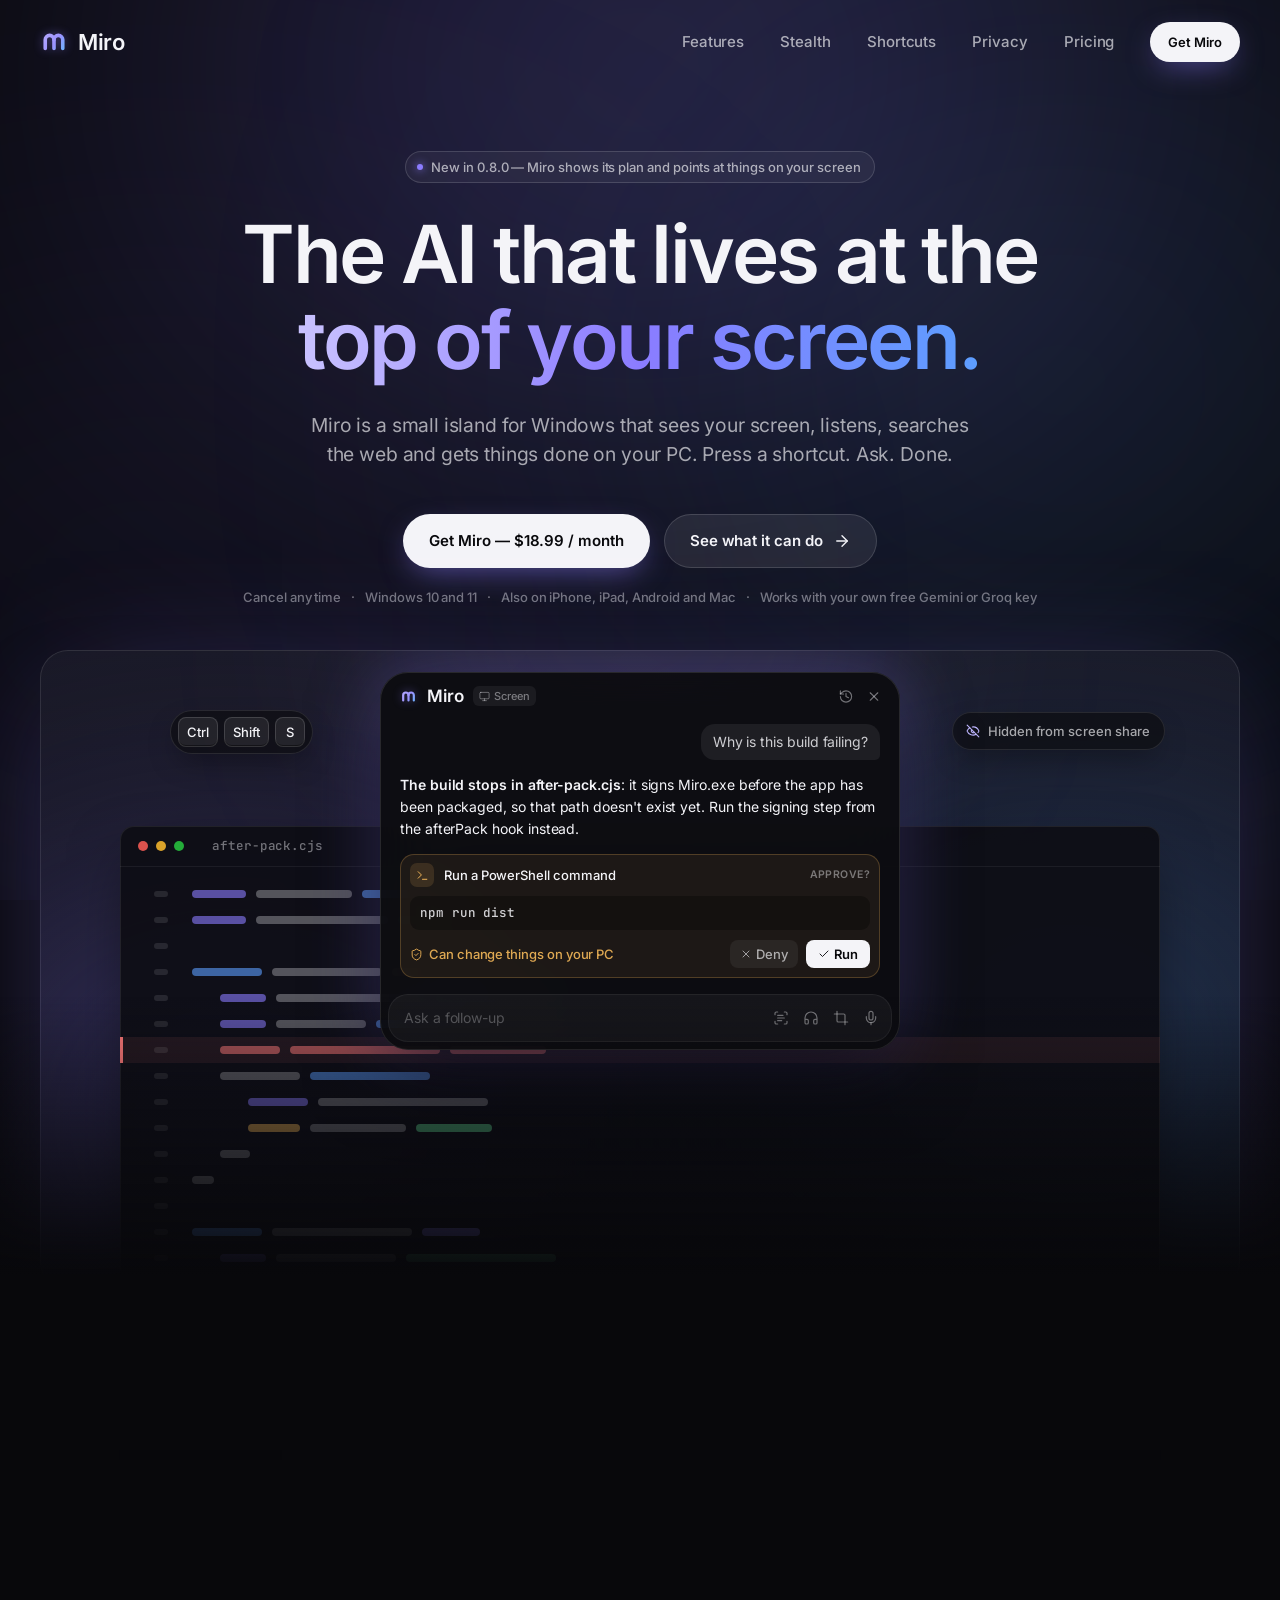
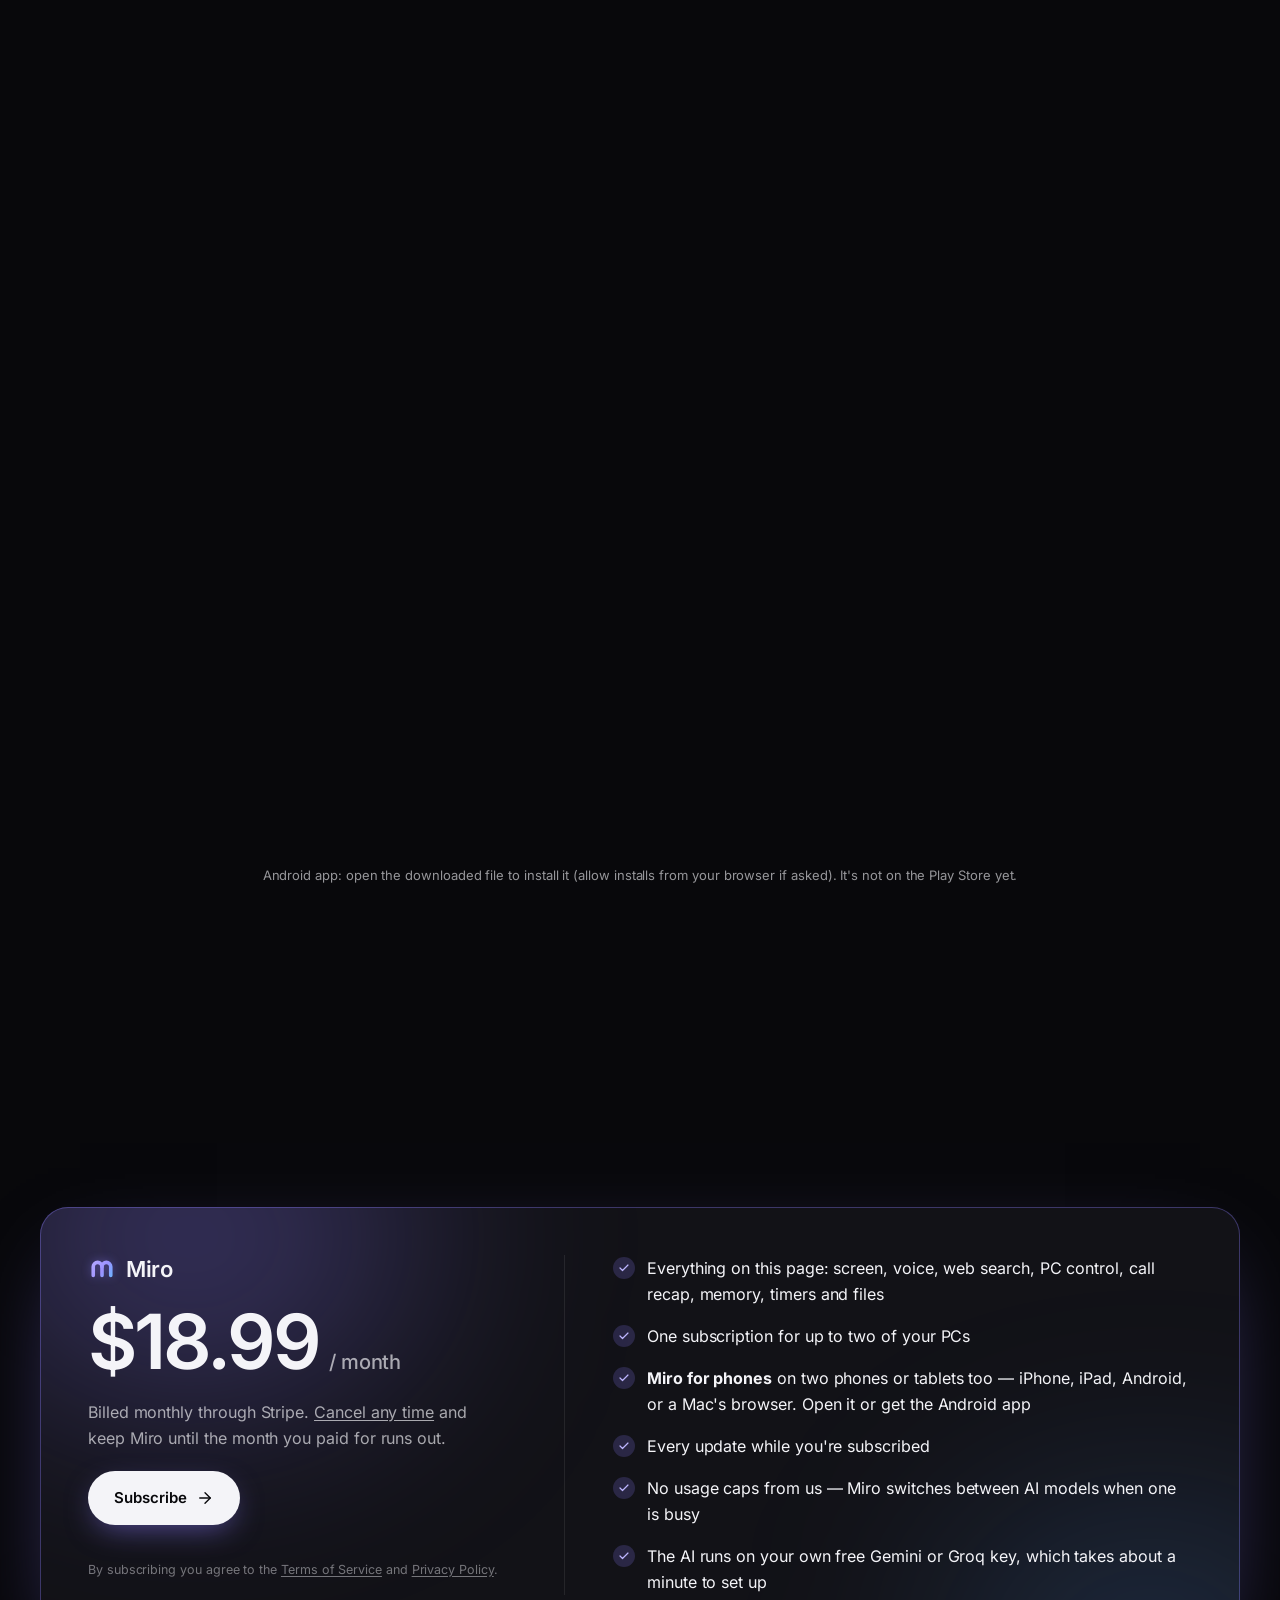
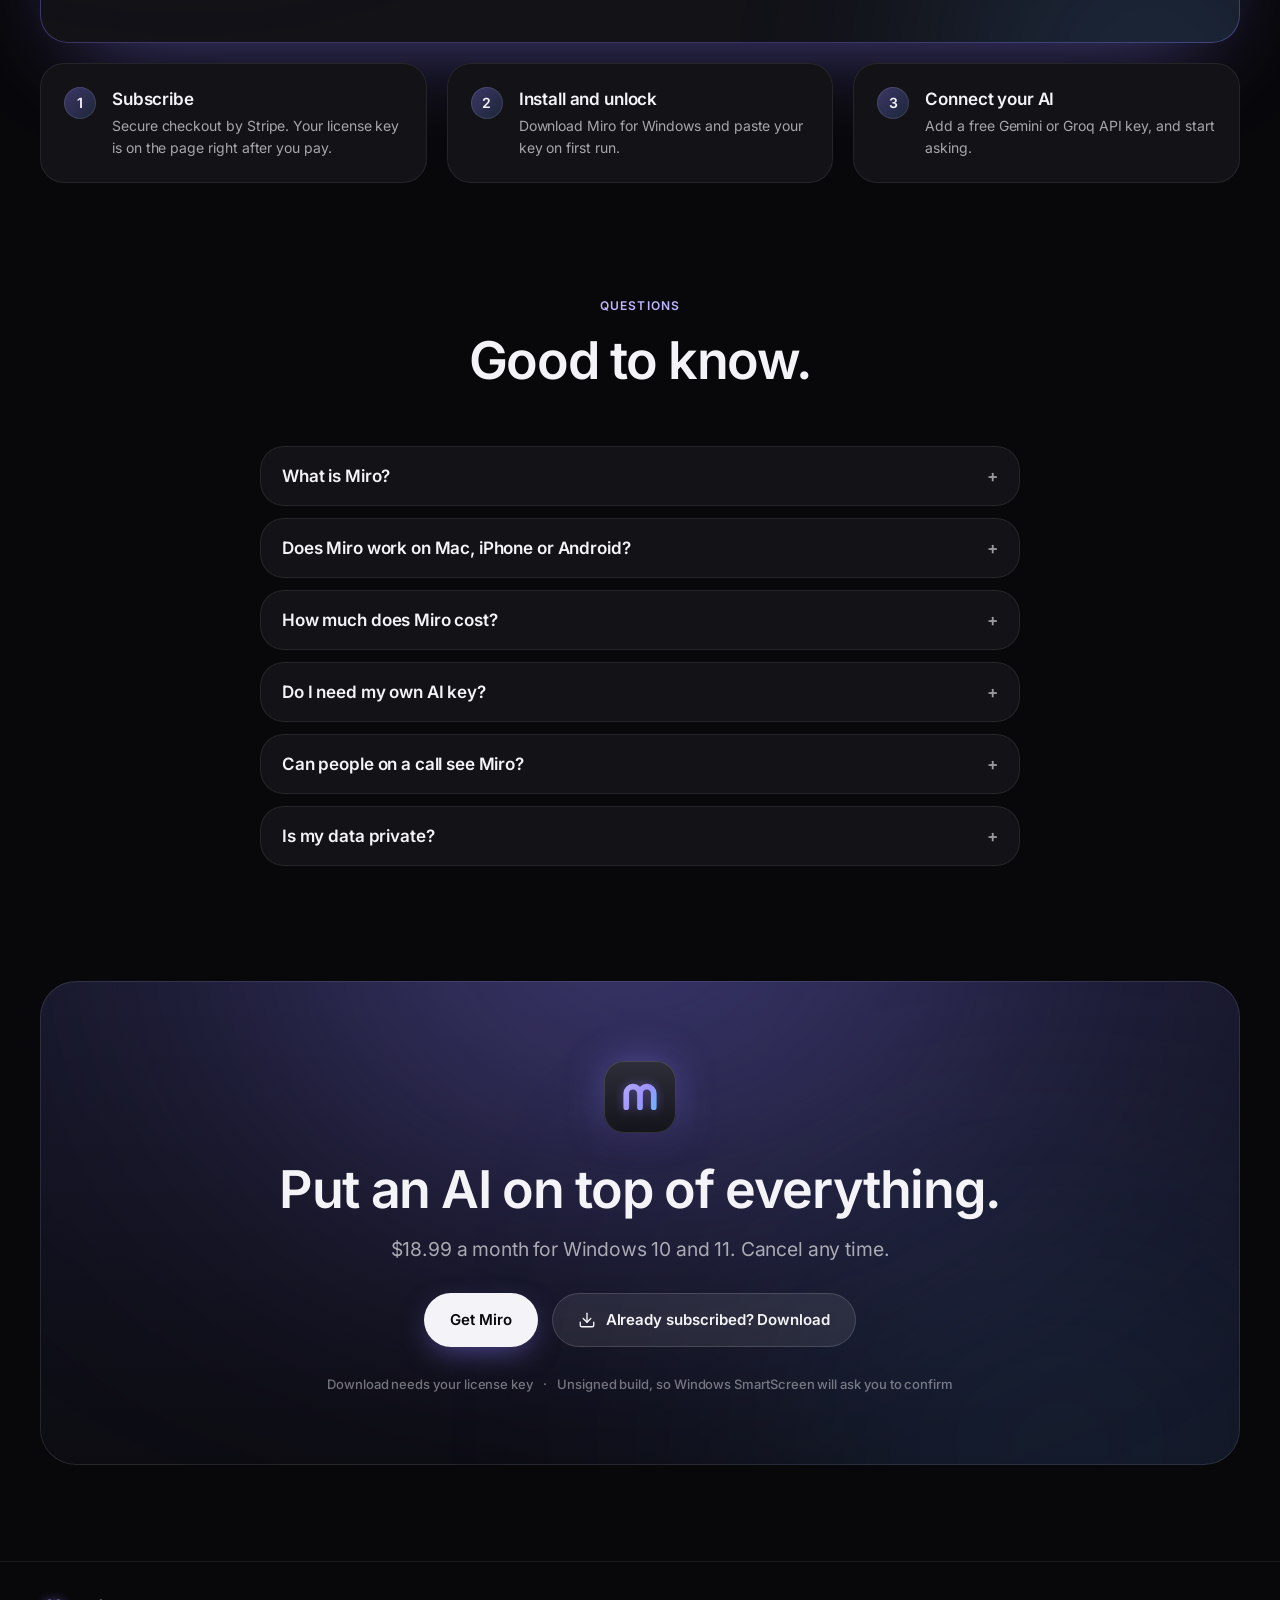
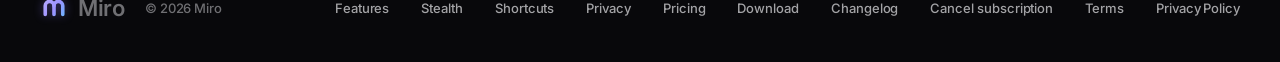
<file: index.html>
<!doctype html> <html lang="en"> <head> <meta charset="utf-8" /> <meta name="viewport" content="width=device-width, initial-scale=1" /> <title>Miro — the AI that lives at the top of your screen</title> <meta name="description" content="Miro is a small AI island for Windows that sees your screen, listens, searches the web and gets things done on your PC. $18.99 a month, cancel any time." /> <meta name="theme-color" content="#08080b" /> <meta property="og:title" content="Miro — the AI that lives at the top of your screen" /> <meta property="og:description" content="Press a shortcut. Ask. Done. An AI island for Windows 10 and 11 — $18.99 a month." /> <link rel="canonical" href="https://miroassistant.github.io/" /> <meta property="og:type" content="website" /> <meta property="og:url" content="https://miroassistant.github.io/" /> <meta property="og:image" content="https://miroassistant.github.io/og.png" /> <meta property="og:image:width" content="1200" /> <meta property="og:image:height" content="630" /> <meta name="twitter:card" content="summary_large_image" /> <meta name="twitter:title" content="Miro — the AI that lives at the top of your screen" /> <meta name="twitter:description" content="Sees your screen, listens, searches, gets things done. Windows, Mac, iPhone and Android — $18.99 a month." /> <meta name="twitter:image" content="https://miroassistant.github.io/og.png" /> <script type="application/ld+json">[{"@context": "https://schema.org", "@type": "SoftwareApplication", "name": "Miro", "url": "https://miroassistant.github.io/", "applicationCategory": "ProductivityApplication", "operatingSystem": "Windows 10, Windows 11, iOS, iPadOS, Android, macOS (web)", "description": "An AI island for your screen that sees, listens, searches the web and gets things done on your PC.", "image": "https://miroassistant.github.io/og.png", "offers": {"@type": "Offer", "price": "18.99", "priceCurrency": "USD", "category": "subscription"}}, {"@context": "https://schema.org", "@type": "FAQPage", "mainEntity": [{"@type": "Question", "name": "What is Miro?", "acceptedAnswer": {"@type": "Answer", "text": "Miro is an AI assistant that sits at the top of your Windows screen like a dynamic island. Press a shortcut and ask: it can see your screen, listen, search the web, recap calls, set timers, remember things and do tasks on your PC."}}, {"@type": "Question", "name": "Does Miro work on Mac, iPhone or Android?", "acceptedAnswer": {"@type": "Answer", "text": "Yes. The full island app is for Windows 10 and 11. Miro for phones runs on iPhone, iPad, Android and in a Mac's browser, and your subscription covers two PCs plus two phones or tablets."}}, {"@type": "Question", "name": "How much does Miro cost?", "acceptedAnswer": {"@type": "Answer", "text": "$18.99 a month, billed through Stripe. There are no tiers and no usage caps from us, and you can cancel any time and keep Miro until the month you paid for runs out."}}, {"@type": "Question", "name": "Do I need my own AI key?", "acceptedAnswer": {"@type": "Answer", "text": "Yes, a free Gemini or Groq API key. It takes about a minute to make, and Miro walks you through it on first run."}}, {"@type": "Question", "name": "Can people on a call see Miro?", "acceptedAnswer": {"@type": "Answer", "text": "No. Miro's island and the boxes it draws are hidden from screenshots and screen shares, so only you see them."}}, {"@type": "Question", "name": "Is my data private?", "acceptedAnswer": {"@type": "Answer", "text": "Your questions go straight from your device to the AI provider you pick, never through our servers. Keys are stored with Windows encryption, and Miro waits for your OK before running commands, typing or power actions."}}]}]</script> <link rel="icon" href="favicon.svg" type="image/svg+xml" /> <link rel="preload" href="fonts/inter.woff2" as="font" type="font/woff2" crossorigin /> <link rel="stylesheet" href="styles.css" /> </head> <body> <svg class="sprite" aria-hidden="true"> <defs> <linearGradient id="mg" x1="3" y1="6" x2="21" y2="18" gradientUnits="userSpaceOnUse"> <stop offset="0" stop-color="#B4A8FF" /> <stop offset="0.55" stop-color="#9C92FF" /> <stop offset="1" stop-color="#6FB2FF" /> </linearGradient> </defs> <symbol id="glyph" viewBox="0 0 24 24" fill="none" stroke="url(#mg)" stroke-width="3.1" stroke-linecap="round" stroke-linejoin="round"> <path d="M4.5 17.6V10.1a3.75 3.75 0 0 1 7.5 0v7.5" /> <path d="M12 10.1a3.75 3.75 0 0 1 7.5 0v7.5" /> </symbol> <symbol id="i-scan-text" viewBox="0 0 24 24"><path d="M3 7V5a2 2 0 0 1 2-2h2" /><path d="M17 3h2a2 2 0 0 1 2 2v2" /><path d="M21 17v2a2 2 0 0 1-2 2h-2" /><path d="M7 21H5a2 2 0 0 1-2-2v-2" /><path d="M7 8h8" /><path d="M7 12h10" /><path d="M7 16h6" /></symbol> <symbol id="i-mic" viewBox="0 0 24 24"><path d="M12 2a3 3 0 0 0-3 3v7a3 3 0 0 0 6 0V5a3 3 0 0 0-3-3Z" /><path d="M19 10v2a7 7 0 0 1-14 0v-2" /><line x1="12" x2="12" y1="19" y2="22" /></symbol> <symbol id="i-wrench" viewBox="0 0 24 24"><path d="M14.7 6.3a1 1 0 0 0 0 1.4l1.6 1.6a1 1 0 0 0 1.4 0l3.77-3.77a6 6 0 0 1-7.94 7.94l-6.91 6.91a2.12 2.12 0 0 1-3-3l6.91-6.91a6 6 0 0 1 7.94-7.94l-3.76 3.76z" /></symbol> <symbol id="i-globe" viewBox="0 0 24 24"><circle cx="12" cy="12" r="10" /><path d="M12 2a14.5 14.5 0 0 0 0 20 14.5 14.5 0 0 0 0-20" /><path d="M2 12h20" /></symbol> <symbol id="i-disc" viewBox="0 0 24 24"><circle cx="12" cy="12" r="10" /><circle cx="12" cy="12" r="2" /></symbol> <symbol id="i-bookmark-plus" viewBox="0 0 24 24"><path d="m19 21-7-4-7 4V5a2 2 0 0 1 2-2h10a2 2 0 0 1 2 2v16z" /><line x1="12" x2="12" y1="7" y2="13" /><line x1="15" x2="9" y1="10" y2="10" /></symbol> <symbol id="i-timer" viewBox="0 0 24 24"><line x1="10" x2="14" y1="2" y2="2" /><line x1="12" x2="15" y1="14" y2="11" /><circle cx="12" cy="14" r="8" /></symbol> <symbol id="i-paperclip" viewBox="0 0 24 24"><path d="m21.44 11.05-9.19 9.19a6 6 0 0 1-8.49-8.49l8.57-8.57A4 4 0 1 1 18 8.84l-8.59 8.57a2 2 0 0 1-2.83-2.83l8.49-8.48" /></symbol> <symbol id="i-eye-off" viewBox="0 0 24 24"><path d="M10.733 5.076a10.744 10.744 0 0 1 11.205 6.575 1 1 0 0 1 0 .696 10.747 10.747 0 0 1-1.444 2.49" /><path d="M14.084 14.158a3 3 0 0 1-4.242-4.242" /><path d="M17.479 17.499a10.75 10.75 0 0 1-15.417-5.151 1 1 0 0 1 0-.696 10.75 10.75 0 0 1 4.446-5.143" /><path d="m2 2 20 20" /></symbol> <symbol id="i-keyboard" viewBox="0 0 24 24"><path d="M10 8h.01" /><path d="M12 12h.01" /><path d="M14 8h.01" /><path d="M16 12h.01" /><path d="M18 8h.01" /><path d="M6 8h.01" /><path d="M7 16h10" /><path d="M8 12h.01" /><rect width="20" height="16" x="2" y="4" rx="2" /></symbol> <symbol id="i-key-round" viewBox="0 0 24 24"><path d="M2.586 17.414A2 2 0 0 0 2 18.828V21a1 1 0 0 0 1 1h3a1 1 0 0 0 1-1v-1a1 1 0 0 1 1-1h1a1 1 0 0 0 1-1v-1a1 1 0 0 1 1-1h.172a2 2 0 0 0 1.414-.586l.814-.814a6.5 6.5 0 1 0-4-4z" /><circle cx="16.5" cy="7.5" r=".5" fill="currentColor" /></symbol> <symbol id="i-shield-check" viewBox="0 0 24 24"><path d="M20 13c0 5-3.5 7.5-7.66 8.95a1 1 0 0 1-.67-.01C7.5 20.5 4 18 4 13V6a1 1 0 0 1 1-1c2 0 4.5-1.2 6.24-2.72a1.17 1.17 0 0 1 1.52 0C14.51 3.81 17 5 19 5a1 1 0 0 1 1 1z" /><path d="m9 12 2 2 4-4" /></symbol> <symbol id="i-lock" viewBox="0 0 24 24"><rect width="18" height="11" x="3" y="11" rx="2" ry="2" /><path d="M7 11V7a5 5 0 0 1 10 0v4" /></symbol> <symbol id="i-download" viewBox="0 0 24 24"><path d="M21 15v4a2 2 0 0 1-2 2H5a2 2 0 0 1-2-2v-4" /><polyline points="7 10 12 15 17 10" /><line x1="12" x2="12" y1="15" y2="3" /></symbol> <symbol id="i-arrow-right" viewBox="0 0 24 24"><path d="M5 12h14" /><path d="m12 5 7 7-7 7" /></symbol> <symbol id="i-check" viewBox="0 0 24 24"><path d="M20 6 9 17l-5-5" /></symbol> <symbol id="i-headphones" viewBox="0 0 24 24"><path d="M3 14h3a2 2 0 0 1 2 2v3a2 2 0 0 1-2 2H5a2 2 0 0 1-2-2v-7a9 9 0 0 1 18 0v7a2 2 0 0 1-2 2h-1a2 2 0 0 1-2-2v-3a2 2 0 0 1 2-2h3" /></symbol> <symbol id="i-crop" viewBox="0 0 24 24"><path d="M6 2v14a2 2 0 0 0 2 2h14" /><path d="M18 22V8a2 2 0 0 0-2-2H2" /></symbol> <symbol id="i-history" viewBox="0 0 24 24"><path d="M3 12a9 9 0 1 0 9-9 9.75 9.75 0 0 0-6.74 2.74L3 8" /><path d="M3 3v5h5" /><path d="M12 7v5l4 2" /></symbol> <symbol id="i-app-window" viewBox="0 0 24 24"><rect x="2" y="4" width="20" height="16" rx="2" /><path d="M10 4v4" /><path d="M2 8h20" /><path d="M6 4v4" /></symbol> <symbol id="i-terminal" viewBox="0 0 24 24"><polyline points="4 17 10 11 4 5" /><line x1="12" x2="20" y1="19" y2="19" /></symbol> <symbol id="i-x" viewBox="0 0 24 24"><path d="M18 6 6 18" /><path d="m6 6 12 12" /></symbol> <symbol id="i-monitor" viewBox="0 0 24 24"><rect width="20" height="14" x="2" y="3" rx="2" /><line x1="8" x2="16" y1="21" y2="21" /><line x1="12" x2="12" y1="17" y2="21" /></symbol> <symbol id="i-search" viewBox="0 0 24 24"><circle cx="11" cy="11" r="8" /><path d="m21 21-4.3-4.3" /></symbol> </svg> <div class="aurora" aria-hidden="true"><i></i><i></i><i></i></div> <header class="nav" id="nav"> <div class="wrap"> <a class="logo" href="#top" aria-label="Miro, back to top"><svg class="glyph"><use href="#glyph" /></svg>Miro</a> <nav class="nav-links" aria-label="Sections"> <a href="#features">Features</a> <a href="#stealth">Stealth</a> <a href="#shortcuts">Shortcuts</a> <a href="#privacy">Privacy</a> <a href="#pricing">Pricing</a> <a class="btn btn-primary btn-m" href="#pricing">Get Miro</a> </nav> </div> </header> <main id="top"> <section class="hero"> <div class="wrap"> <div class="hero-intro"> <a class="badge reveal" href="changelog.html">New in 0.8.0 — Miro shows its plan and points at things on your screen</a> <h1 class="display-xl reveal" style="--d: 1">The AI that lives at the<br /><span class="grad">top of your screen.</span></h1> <p class="body-l reveal" style="--d: 2"> Miro is a small island for Windows that sees your screen, listens, searches the web and gets things done on your PC. Press a shortcut. Ask. Done. </p> </div> <div class="hero-actions reveal" style="--d: 3"> <div class="cta-row"> <a class="btn btn-primary" href="#pricing">Get Miro — $18.99 / month</a> <a class="btn btn-secondary" href="#features">See what it can do<svg class="i"><use href="#i-arrow-right" /></svg></a> </div> <p class="fine"><span><a href="cancel.html">Cancel any time</a></span><span>Windows 10 and 11</span><span><a href="app/">Also on iPhone, iPad, Android and Mac</a></span><span>Works with your own free Gemini or Groq key</span></p> </div> <div class="stage reveal" style="--d: 4" id="stage" role="img" aria-label="Miro's island open at the top of a desktop, explaining why a build failed and asking permission to run a command."> <div class="desktop" aria-hidden="true"> <i class="wall" style="left: -10%; top: 260px; width: 51.67%; height: 420px; background: rgb(139 124 255 / 0.42)"></i> <i class="wall" style="left: 60%; top: 200px; width: 51.67%; height: 400px; background: rgb(92 158 255 / 0.34)"></i> <i class="wall" style="left: 28.33%; top: -120px; width: 43.33%; height: 220px; background: rgb(190 182 255 / 0.16); filter: blur(120px)"></i> <div class="editor"> <div class="editor-bar mono"> <i style="background: #ff5f57"></i><i style="background: #febc2e"></i><i style="background: #28c840"></i><span>after-pack.cjs</span> </div> <div class="code" id="code"></div> </div> <div class="hint" style="left: 130px; top: 60px"> <span class="keys"><kbd class="kbd">Ctrl</kbd><kbd class="kbd">Shift</kbd><kbd class="kbd">S</kbd></span> </div> <div class="hint text label-s" style="left: 912px; top: 62px"><svg class="i"><use href="#i-eye-off" /></svg>Hidden from screen share</div> <div class="island"> <div class="island-head"> <svg class="glyph"><use href="#glyph" /></svg> <span class="heading-s">Miro</span> <span class="chip"><svg class="i"><use href="#i-monitor" /></svg>Screen</span> <span class="tools"><svg class="i"><use href="#i-history" /></svg><svg class="i"><use href="#i-x" /></svg></span> </div> <div class="island-body"> <div class="bubble">Why is this build failing?</div> <p> <strong style="font-weight: 600">The build stops in after-pack.cjs</strong>: it signs Miro.exe before the app has been packaged, so that path doesn't exist yet. Run the signing step from the afterPack hook instead. </p> <div class="action warn"> <div class="action-row"> <span class="ico"><svg class="i"><use href="#i-terminal" /></svg></span>Run a PowerShell command<span class="ask">APPROVE?</span> </div> <pre class="mono">npm run dist</pre> <div class="action-btns"> <span class="note"><svg class="i"><use href="#i-shield-check" /></svg>Can change things on your PC</span> <span class="mini-btn"><svg class="i"><use href="#i-x" /></svg>Deny</span> <span class="mini-btn run"><svg class="i"><use href="#i-check" /></svg>Run</span> </div> </div> </div> <div class="composer"> Ask a follow-up <span class="tools" ><svg class="i"><use href="#i-scan-text" /></svg><svg class="i"><use href="#i-headphones" /></svg><svg class="i"><use href="#i-crop" /></svg ><svg class="i"><use href="#i-mic" /></svg ></span> </div> </div> </div> </div> </div> </section> <section class="states" aria-label="The island's states"> <div class="wrap"> <p class="eyebrow reveal">One island. Every state.</p> <div class="pills"> <div class="state reveal" style="--d: 1"> <div class="pill"><svg class="glyph"><use href="#glyph" /></svg>Miro</div> Idle </div> <div class="state reveal" style="--d: 2"> <div class="pill" style="gap: 12px"> <span class="mic"><svg class="i"><use href="#i-mic" /></svg></span><span class="wave" data-bars="6,10,16,22,14,8,12,20,26,18,10,6,12,18,24,16,9,6,11,17,12,7"></span> </div> Listening </div> <div class="state reveal" style="--d: 3"> <div class="pill" style="gap: 10px"><svg class="glyph"><use href="#glyph" /></svg><span class="shimmer">Reading your screen…</span></div> Thinking </div> <div class="state reveal" style="--d: 4"> <div class="pill"><svg class="i timer"><use href="#i-timer" /></svg><b id="countdown">09:58</b><span class="dim">Pasta</span></div> Timer </div> <div class="state reveal" style="--d: 5"> <div class="pill"><span class="rec"></span>Recording<span class="dim" id="elapsed">12:34</span><span class="stop"></span></div> Call recap </div> </div> </div> </section> <section class="section" id="features"> <div class="wrap"> <div class="section-head"> <p class="eyebrow reveal">What it does</p> <h2 class="display-l reveal" style="--d: 1">Ask once. It handles the rest.</h2> <p class="body-l reveal" style="--d: 2">No window to switch to, no tab to find. Miro works on top of whatever you're already doing.</p> </div> <div class="bento"> <article class="card f-screen reveal"> <i class="glow" style="left: 420px; top: 180px; width: 360px; height: 300px; background: rgb(139 124 255 / 0.2)"></i> <div class="f-col"> <span class="tile"><svg class="i"><use href="#i-scan-text" /></svg></span> <div class="f-copy"> <h3 class="heading-l">Sees your screen</h3> <p class="body-m">Press the shortcut and ask. Miro reads what's in front of you — an error, a chart, a form — and answers about exactly that. Or snip just one region.</p> </div> <span class="keys push"><kbd class="kbd">Ctrl</kbd><kbd class="kbd">Shift</kbd><kbd class="kbd">S</kbd></span> </div> <div class="mini-screen" aria-hidden="true"> <i class="l" style="top: 26px; width: 150px; height: 12px; border-radius: 6px; background: rgb(244 244 248 / 0.5)"></i> <i class="l" style="top: 54px; width: 220px"></i><i class="l" style="top: 72px; width: 250px"></i><i class="l" style="top: 90px; width: 180px"></i> <div class="chart"> <i style="--h: 42; --n: 0"></i><i style="--h: 70; --n: 1"></i><i style="--h: 54; --n: 2"></i><i style="--h: 96; --n: 3"></i><i style="--h: 78; --n: 4"></i><i style="--h: 112; --n: 5"></i ><i style="--h: 64; --n: 6"></i> </div> <i class="l" style="top: 276px; width: 200px; opacity: 0.75"></i><i class="l" style="top: 294px; width: 150px; opacity: 0.75"></i> <div class="snip"></div> <div class="snip-tag"><svg class="i"><use href="#i-crop" /></svg>What does this chart say?</div> </div> </article> <article class="card f-voice reveal" style="--d: 1"> <i class="glow" style="left: 60px; top: 250px; width: 380px; height: 240px; background: rgb(92 158 255 / 0.2)"></i> <div class="f-col"> <span class="tile"><svg class="i"><use href="#i-mic" /></svg></span> <div class="f-copy"> <h3 class="heading-l">Just say “Hey Miro”</h3> <p class="body-m">An offline wake word opens the mic. Talk, pause, done — and it can read the answer back to you.</p> </div> <div class="voice-line push"> <span class="wave big" data-bars="10,18,30,44,26,14,22,40,54,36,20,12,24,38,48,30,16,10"></span> <span class="quote">“…open Spotify and turn it up.”</span> </div> </div> </article> <article class="card f-web reveal"> <i class="glow" style="left: 180px; top: 260px; width: 360px; height: 220px; background: rgb(92 158 255 / 0.16)"></i> <div class="f-col"> <span class="tile"><svg class="i"><use href="#i-globe" /></svg></span> <div class="f-copy"> <h3 class="heading-l">Searches the web</h3> <p class="body-m">Weather, prices, release notes, docs. Miro looks it up and tells you where the answer came from.</p> </div> <div class="search push" aria-hidden="true"> <div class="query"><svg class="i"><use href="#i-search" /></svg><span class="caret">weather in Paris tomorrow</span></div> <div class="sources"> <span>17°C · light rain</span> <span class="source"><svg class="i"><use href="#i-globe" /></svg>meteofrance.com</span> <span class="source"><svg class="i"><use href="#i-globe" /></svg>bbc.com</span> </div> </div> </div> </article> <article class="card f-pc reveal" style="--d: 1"> <i class="glow" style="left: 380px; top: -120px; width: 380px; height: 300px; background: rgb(139 124 255 / 0.18)"></i> <div class="f-col"> <span class="tile"><svg class="i"><use href="#i-wrench" /></svg></span> <div class="f-copy"> <h3 class="heading-l">Uses your PC for you</h3> <p class="body-m">Opens apps, clicks, types and even writes code in your editor — it moves the mouse and keyboard like you would, one step at a time. Anything risky shows exactly what it will do and waits for your click.</p> </div> </div> <div class="actions" aria-hidden="true"> <div class="bubble">Open Spotify and tell Sam I'm on my way</div> <div class="action"> <div class="action-row"> <span class="ico"><svg class="i"><use href="#i-app-window" /></svg></span>Open Spotify<span class="ok"><svg class="i"><use href="#i-check" /></svg></span> </div> </div> <div class="action"> <div class="action-row"> <span class="ico"><svg class="i"><use href="#i-app-window" /></svg></span>Open Discord<span class="ok"><svg class="i"><use href="#i-check" /></svg></span> </div> </div> <div class="action violet"> <div class="action-row"> <span class="ico"><svg class="i"><use href="#i-keyboard" /></svg></span>Type “on my way” and press Enter </div> <div class="action-btns"> <span class="ask">APPROVE?</span> <span class="mini-btn"><svg class="i"><use href="#i-x" /></svg>Deny</span> <span class="mini-btn run"><svg class="i"><use href="#i-check" /></svg>Run</span> </div> </div> </div> </article> <article class="card f-small reveal"> <div class="f-col"> <span class="tile"><svg class="i"><use href="#i-disc" /></svg></span> <div class="f-copy"> <h3 class="heading-s">Recaps your calls</h3> <p class="body-s">Record a call and get the summary, decisions and action items the moment it ends.</p> </div> </div> </article> <article class="card f-small reveal" style="--d: 1"> <div class="f-col"> <span class="tile"><svg class="i"><use href="#i-bookmark-plus" /></svg></span> <div class="f-copy"> <h3 class="heading-s">Remembers you</h3> <p class="body-s">Tell it once — your tools, your name, where things live — and it knows next time.</p> </div> </div> </article> <article class="card f-small reveal" style="--d: 2"> <div class="f-col"> <span class="tile"><svg class="i"><use href="#i-timer" /></svg></span> <div class="f-copy"> <h3 class="heading-s">Timers and reminders</h3> <p class="body-s">“Timer for 10 minutes.” A live countdown sits in the island and rings when it's due.</p> </div> </div> </article> <article class="card f-small reveal" style="--d: 3"> <div class="f-col"> <span class="tile"><svg class="i"><use href="#i-paperclip" /></svg></span> <div class="f-copy"> <h3 class="heading-s">Reads your files</h3> <p class="body-s">Paste a screenshot or drop in images, PDFs and code, then ask anything about them.</p> </div> </div> </article> </div> </div> </section> <section class="section stealth" id="stealth"> <div class="wrap"> <div class="stealth-copy"> <p class="eyebrow reveal">Stealth</p> <h2 class="display-l reveal" style="--d: 1">Invisible when you share your screen.</h2> <p class="body-l reveal" style="--d: 2"> Flip one switch and Miro's window is excluded from screen capture by Windows, so it stays out of shares and recordings in apps like Discord, Meet, Zoom, Teams and OBS. Needs Windows 10 (version 2004) or later — check before you share anything sensitive. </p> <ul class="bullets reveal" style="--d: 3"> <li><svg class="i"><use href="#i-check" /></svg>Kept out of screen shares and recordings</li> <li><svg class="i"><use href="#i-check" /></svg>No taskbar button, no Alt+Tab entry</li> <li><svg class="i"><use href="#i-check" /></svg>On or off from the tray, any time</li> </ul> </div> <div class="card compare reveal" style="--d: 2" role="img" aria-label="Side by side: your screen shows Miro's island; the screen your call sees does not."> <i class="glow" style="left: -40px; top: -60px; width: 340px; height: 260px; background: rgb(139 124 255 / 0.22)"></i> <div aria-hidden="true"> <h3>What you see</h3> <div class="screen"> <i class="l" style="top: 96px; width: 110px; height: 9px; background: rgb(244 244 248 / 0.42)"></i><i class="l" style="top: 116px; width: 70%"></i><i class="l" style="top: 130px; width: 78%"></i ><i class="l" style="top: 144px; width: 60%"></i> <div class="blk"></div> <div class="mini-island"> <span><svg class="glyph"><use href="#glyph" /></svg>Miro</span><i style="width: 150px; background: rgb(244 244 248 / 0.38)"></i><i style="width: 166px"></i><i style="width: 112px"></i> </div> </div> </div> <div aria-hidden="true"> <h3>What your call sees <span class="sharing">Sharing</span></h3> <div class="screen"> <i class="l" style="top: 96px; width: 110px; height: 9px; background: rgb(244 244 248 / 0.42)"></i><i class="l" style="top: 116px; width: 70%"></i><i class="l" style="top: 130px; width: 78%"></i ><i class="l" style="top: 144px; width: 60%"></i> <div class="blk"></div> </div> </div> </div> </div> </section> <section class="section" id="shortcuts"> <div class="wrap"> <div class="section-head"> <p class="eyebrow reveal">Shortcuts</p> <h2 class="display-l reveal" style="--d: 1">Six shortcuts. Zero menus.</h2> <p class="body-l reveal" style="--d: 2">Every one works from any app, and you can rebind them all.</p> </div> <div class="grid-3"> <article class="card shortcut reveal"> <span class="keys"><kbd class="kbd">Ctrl</kbd><kbd class="kbd">Shift</kbd><kbd class="kbd">Space</kbd></span> <div class="f-copy"><h3 class="heading-s">Summon Miro</h3><p class="body-s">Opens the text box, ready to type.</p></div> </article> <article class="card shortcut reveal" style="--d: 1"> <span class="keys"><kbd class="kbd">Ctrl</kbd><kbd class="kbd">Shift</kbd><kbd class="kbd">S</kbd></span> <div class="f-copy"><h3 class="heading-s">Ask about your screen</h3><p class="body-s">Takes a look and answers what's on it.</p></div> </article> <article class="card shortcut reveal" style="--d: 2"> <span class="keys"><kbd class="kbd">Ctrl</kbd><kbd class="kbd">Shift</kbd><kbd class="kbd">V</kbd></span> <div class="f-copy"><h3 class="heading-s">Talk</h3><p class="body-s">Speak, pause, and it sends itself.</p></div> </article> <article class="card shortcut reveal"> <span class="keys"><kbd class="kbd">Ctrl</kbd><kbd class="kbd">Shift</kbd><kbd class="kbd">A</kbd></span> <div class="f-copy"><h3 class="heading-s">Snip a region</h3><p class="body-s">Drag a box around just the part you mean.</p></div> </article> <article class="card shortcut reveal" style="--d: 1"> <span class="keys"><kbd class="kbd">Ctrl</kbd><kbd class="kbd">Shift</kbd><kbd class="kbd">H</kbd></span> <div class="f-copy"><h3 class="heading-s">Answer what you just heard</h3><p class="body-s">Replies to the question someone asked on a call.</p></div> </article> <article class="card shortcut reveal" style="--d: 2"> <span class="keys"><kbd class="kbd">Ctrl</kbd><kbd class="kbd">Shift</kbd><kbd class="kbd">L</kbd></span> <div class="f-copy"><h3 class="heading-s">Recap a call</h3><p class="body-s">Press to record, press again for the notes.</p></div> </article> </div> </div> </section> <section class="section privacy" id="privacy"> <div class="wrap"> <div class="section-head"> <p class="eyebrow reveal">Privacy</p> <h2 class="display-l reveal" style="--d: 1">Your keys. Your PC.</h2> <p class="body-l reveal" style="--d: 2">Your questions never touch our servers — they go straight from your PC to the AI provider you choose. Miro only checks in with us to confirm your subscription.</p> </div> <div class="grid-3"> <article class="card reveal"> <span class="tile"><svg class="i"><use href="#i-key-round" /></svg></span> <div class="f-copy"><h3 class="heading-s">Your own AI key</h3><p class="body-s">Miro talks to Gemini or Groq with your own free API key, so what you ask never passes through us.</p></div> </article> <article class="card reveal" style="--d: 1"> <span class="tile"><svg class="i"><use href="#i-lock" /></svg></span> <div class="f-copy"><h3 class="heading-s">Encrypted on your machine</h3><p class="body-s">Keys are stored with Windows encryption and only ever sent to the provider they belong to.</p></div> </article> <article class="card reveal" style="--d: 2"> <span class="tile"><svg class="i"><use href="#i-shield-check" /></svg></span> <div class="f-copy"><h3 class="heading-s">You approve the risky stuff</h3><p class="body-s">Commands, typing and power actions show exactly what will run, then wait for your OK.</p></div> </article> </div> </div> </section> <section class="section" id="devices"> <div class="wrap"> <div class="section-head"> <p class="eyebrow reveal">Every device</p> <h2 class="display-l reveal" style="--d: 1">Miro goes where you go.</h2> <p class="body-l reveal" style="--d: 2">The island lives on your Windows PC. Miro for phones brings the same assistant to your iPhone, iPad, Android and Mac — camera, voice, web answers, timers and memory. One subscription covers two PCs and two phones.</p> </div> <div class="devices reveal" style="--d: 2"> <img class="dev-mac" src="img/mac.webp" alt="Miro for phones open in a Mac's browser" loading="lazy" /> <img class="dev-ipad" src="img/ipad-chat.webp" alt="Miro on an iPad" loading="lazy" /> <img class="dev-iphone" src="img/iphone-chat.webp" alt="Miro on an iPhone" loading="lazy" /> <img class="dev-android" src="img/android-camera.webp" alt="Miro on an Android phone" loading="lazy" /> </div> <p class="devices-cta reveal"><a class="btn btn-secondary" href="app/">Open Miro for phones</a> <a class="btn btn-secondary" href="download/Miro-Android.apk" download>Get the Android app</a></p> <p class="devices-note reveal">Android app: open the downloaded file to install it (allow installs from your browser if asked). It's not on the Play Store yet.</p> </div> </section> <section class="section" id="pricing"> <div class="wrap"> <div class="section-head"> <p class="eyebrow reveal">Pricing</p> <h2 class="display-l reveal" style="--d: 1">One plan. Everything in it.</h2> <p class="body-l reveal" style="--d: 2">No tiers and no usage caps. Subscribe, paste your key, and Miro is yours on up to two PCs — plus two phones or tablets.</p> </div> <div class="card plan reveal"> <i class="glow" style="left: -80px; top: -140px; width: min(100%, 460px); height: 340px; background: rgb(139 124 255 / 0.3)"></i> <i class="glow" style="right: -120px; bottom: -160px; width: min(100%, 420px); height: 300px; background: rgb(92 158 255 / 0.18)"></i> <div class="plan-buy"> <span class="logo"><svg class="glyph"><use href="#glyph" /></svg>Miro</span> <p class="price"><b>$18.99</b><span>/ month</span></p> <p class="body-m">Billed monthly through Stripe. <a href="cancel.html">Cancel any time</a> and keep Miro until the month you paid for runs out.</p> <a class="btn btn-primary" data-buy href="#pricing">Subscribe<svg class="i"><use href="#i-arrow-right" /></svg></a> <p class="agree">By subscribing you agree to the <a href="terms.html">Terms of Service</a> and <a href="privacy.html">Privacy Policy</a>.</p> </div> <ul class="plan-list"> <li><svg class="i"><use href="#i-check" /></svg>Everything on this page: screen, voice, web search, PC control, call recap, memory, timers and files</li> <li><svg class="i"><use href="#i-check" /></svg>One subscription for up to two of your PCs</li> <li><svg class="i"><use href="#i-check" /></svg><span><b>Miro for phones</b> on two phones or tablets too — iPhone, iPad, Android, or a Mac's browser. <a href="app/">Open it</a> or <a href="download/Miro-Android.apk" download>get the Android app</a></span></li> <li><svg class="i"><use href="#i-check" /></svg>Every update while you're subscribed</li> <li><svg class="i"><use href="#i-check" /></svg>No usage caps from us — Miro switches between AI models when one is busy</li> <li><svg class="i"><use href="#i-check" /></svg>The AI runs on your own free Gemini or Groq key, which takes about a minute to set up</li> </ul> </div> <ol class="steps"> <li class="card reveal"> <span class="step-n">1</span> <div class="f-copy"><h3 class="heading-s">Subscribe</h3><p class="body-s">Secure checkout by Stripe. Your license key is on the page right after you pay.</p></div> </li> <li class="card reveal" style="--d: 1"> <span class="step-n">2</span> <div class="f-copy"><h3 class="heading-s">Install and unlock</h3><p class="body-s">Download Miro for Windows and paste your key on first run.</p></div> </li> <li class="card reveal" style="--d: 2"> <span class="step-n">3</span> <div class="f-copy"><h3 class="heading-s">Connect your AI</h3><p class="body-s">Add a free Gemini or Groq API key, and start asking.</p></div> </li> </ol> </div> </section> <section class="section" id="faq"> <div class="wrap"> <div class="section-head"> <p class="eyebrow reveal">Questions</p> <h2 class="display-l reveal" style="--d: 1">Good to know.</h2> </div> <div class="faq"> <details class="card reveal"><summary class="heading-s">What is Miro?</summary><p class="body-s">Miro is an AI assistant that sits at the top of your Windows screen like a dynamic island. Press a shortcut and ask: it can see your screen, listen, search the web, recap calls, set timers, remember things and do tasks on your PC.</p></details> <details class="card reveal"><summary class="heading-s">Does Miro work on Mac, iPhone or Android?</summary><p class="body-s">Yes. The full island app is for Windows 10 and 11. Miro for phones runs on iPhone, iPad, Android and in a Mac's browser, and your subscription covers two PCs plus two phones or tablets.</p></details> <details class="card reveal"><summary class="heading-s">How much does Miro cost?</summary><p class="body-s">$18.99 a month, billed through Stripe. There are no tiers and no usage caps from us, and you can cancel any time and keep Miro until the month you paid for runs out.</p></details> <details class="card reveal"><summary class="heading-s">Do I need my own AI key?</summary><p class="body-s">Yes, a free Gemini or Groq API key. It takes about a minute to make, and Miro walks you through it on first run.</p></details> <details class="card reveal"><summary class="heading-s">Can people on a call see Miro?</summary><p class="body-s">No. Miro's island and the boxes it draws are hidden from screenshots and screen shares, so only you see them.</p></details> <details class="card reveal"><summary class="heading-s">Is my data private?</summary><p class="body-s">Your questions go straight from your device to the AI provider you pick, never through our servers. Keys are stored with Windows encryption, and Miro waits for your OK before running commands, typing or power actions.</p></details> </div> </div> </section> <section class="cta" id="download"> <div class="wrap"> <div class="cta-card reveal"> <i class="glow" style="left: 50%; translate: -50% 0; top: -260px; width: min(100%, 760px); height: 420px; background: rgb(139 124 255 / 0.42)"></i> <i class="glow" style="right: -80px; bottom: -140px; width: min(100%, 520px); height: 320px; background: rgb(92 158 255 / 0.26)"></i> <span class="app-tile"><svg class="glyph"><use href="#glyph" /></svg></span> <div class="cta-copy"> <h2 class="display-l">Put an AI on top of everything.</h2> <p class="body-l">$18.99 a month for Windows 10 and 11. Cancel any time.</p> </div> <div class="cta-row"> <a class="btn btn-primary" data-buy href="#pricing">Get Miro</a> <a class="btn btn-secondary" data-download href="#download"><svg class="i"><use href="#i-download" /></svg>Already subscribed? Download</a> </div> <p class="fine"><span>Download needs your license key</span><span>Unsigned build, so Windows SmartScreen will ask you to confirm</span></p> </div> </div> </section> </main> <dialog class="dl-dialog" id="dl-dialog" aria-labelledby="dl-title"> <form id="dl-form"> <h2 class="heading-s" id="dl-title">Download Miro</h2> <p class="body-s">Downloads are for subscribers. Paste the license key from the page you got after paying (it starts with MIRO-).</p> <input id="dl-key" name="key" autocomplete="off" spellcheck="false" placeholder="MIRO-XXXXX-XXXXX-XXXXX-XXXXX-XXXXX" /> <p class="dl-msg" id="dl-msg" role="status" aria-live="polite"></p> <div class="dl-row"> <button type="button" class="btn btn-secondary btn-m" id="dl-cancel">Cancel</button> <button type="submit" class="btn btn-primary btn-m" id="dl-submit">Download</button> </div> <p class="dl-fine">No key yet? <a href="#pricing" onclick="document.getElementById('dl-dialog').close()">Subscribe</a> and it's shown right after you pay.</p> </form> </dialog> <footer class="footer"> <div class="wrap"> <div class="footer-brand"> <a class="logo" href="#top"><svg class="glyph"><use href="#glyph" /></svg>Miro</a> <span>© 2026 Miro</span> </div> <nav class="footer-links" aria-label="Footer"> <a href="#features">Features</a><a href="#stealth">Stealth</a><a href="#shortcuts">Shortcuts</a><a href="#privacy">Privacy</a><a href="#pricing">Pricing</a><a href="#download">Download</a><a href="changelog.html">Changelog</a><a href="cancel.html">Cancel subscription</a><a href="terms.html">Terms</a><a href="privacy.html">Privacy Policy</a> </nav> </div> </footer> <script src="main.js"></script> </body> </html>
</file>
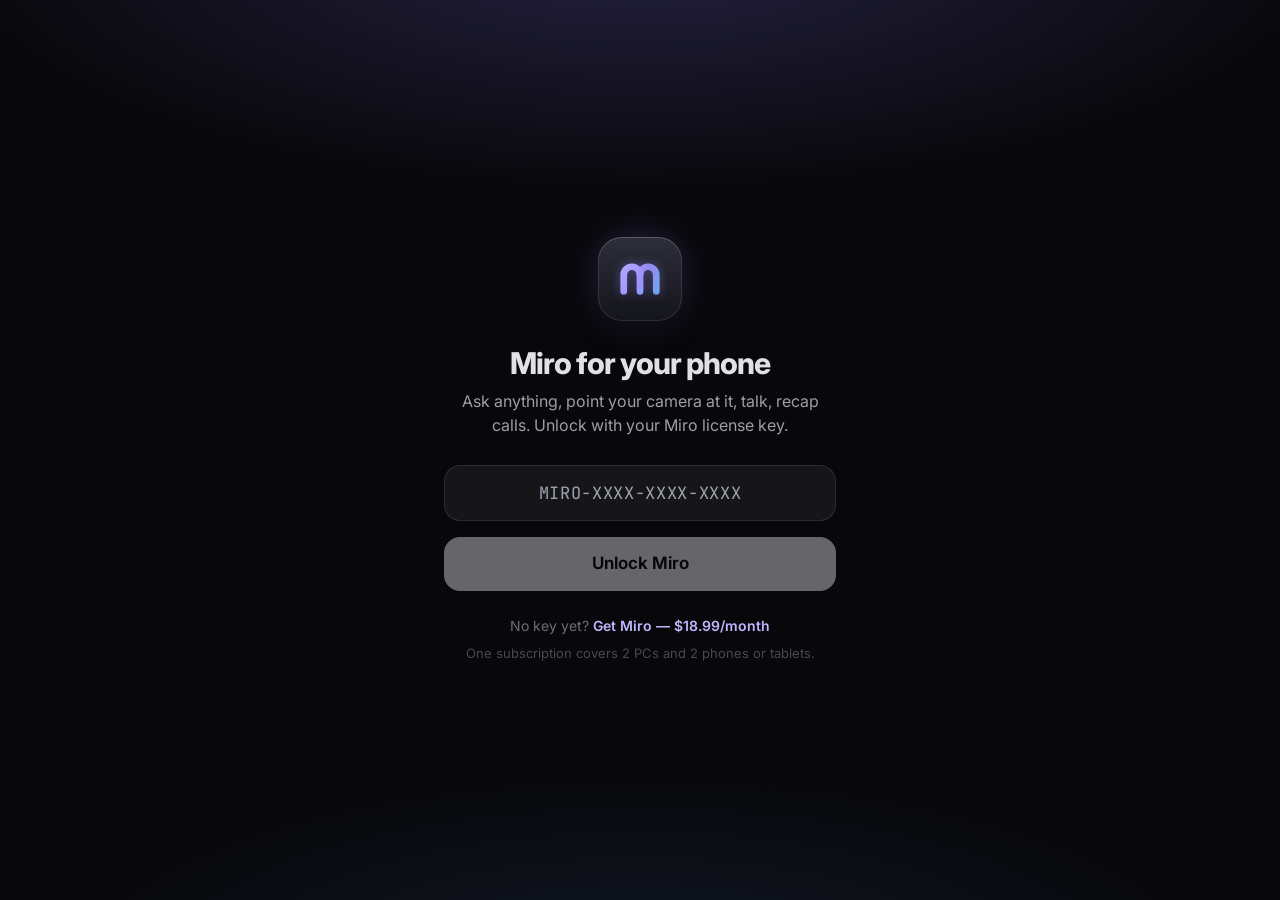
<file: app/index.html>
<!doctype html>
<html lang="en">
  <head>
    <meta charset="UTF-8" />
    <meta name="viewport" content="width=device-width, initial-scale=1, viewport-fit=cover, interactive-widget=resizes-content" />
    <title>Miro</title>
    <meta name="description" content="Miro for your phone and tablet — ask anything, point your camera at it, talk, and recap calls." />
    <meta name="theme-color" content="#08080b" />
    <meta name="color-scheme" content="dark" />
    <meta name="apple-mobile-web-app-capable" content="yes" />
    <meta name="mobile-web-app-capable" content="yes" />
    <meta name="apple-mobile-web-app-status-bar-style" content="black-translucent" />
    <meta name="apple-mobile-web-app-title" content="Miro" />
    <link rel="manifest" href="manifest.webmanifest" />
    <link rel="icon" type="image/png" href="icon-192.png" />
    <link rel="apple-touch-icon" href="apple-touch-icon.png" />
    <script type="module" crossorigin src="/app/assets/index-Z4DDm0Sr.js"></script>
    <link rel="stylesheet" crossorigin href="/app/assets/index-WNWSE0ug.css">
  </head>
  <body>
    <div id="root"></div>
  </body>
</html>
</file>
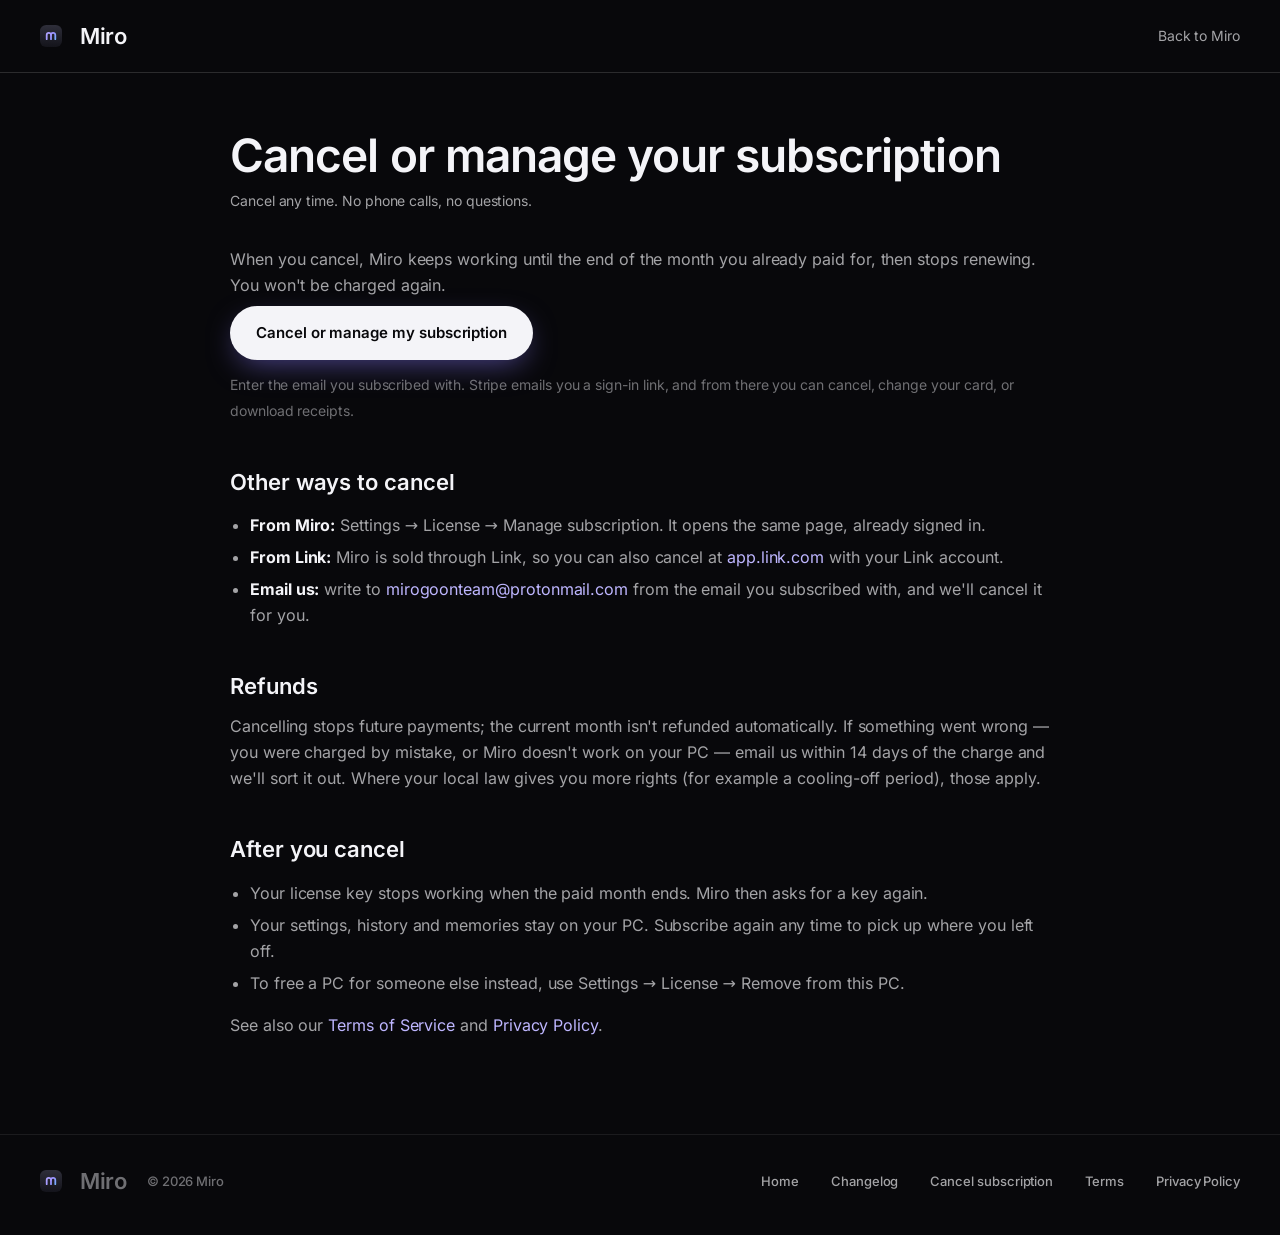
<file: cancel.html>
<!doctype html> <html lang="en"> <head> <meta charset="utf-8" /> <meta name="viewport" content="width=device-width, initial-scale=1" /> <title>Cancel or manage your subscription — Miro</title> <meta name="description" content="Cancel your Miro subscription any time, in a couple of clicks. You keep Miro until the end of the month you paid for." /> <meta name="theme-color" content="#08080b" /> <link rel="icon" href="favicon.svg" type="image/svg+xml" /> <link rel="preload" href="fonts/inter.woff2" as="font" type="font/woff2" crossorigin /> <link rel="stylesheet" href="styles.css" /> </head> <body class="legal-page"> <header class="legal-top"> <div class="wrap"> <a class="logo" href="./"><img src="favicon.svg" alt="" width="22" height="22" />Miro</a> <a class="legal-back" href="./">Back to Miro</a> </div> </header> <main class="legal wrap"> <h1>Cancel or manage your subscription</h1> <p class="legal-date">Cancel any time. No phone calls, no questions.</p> <p> When you cancel, Miro keeps working until the end of the month you already paid for, then stops renewing. You won't be charged again. </p> <a class="btn btn-primary cancel-cta" href="https://billing.stripe.com/p/login/7sYaEXa2XfRM6xP7LoaIM00" rel="noopener">Cancel or manage my subscription</a> <p class="dim-note"> Enter the email you subscribed with. Stripe emails you a sign-in link, and from there you can cancel, change your card, or download receipts. </p> <h2>Other ways to cancel</h2> <ul> <li><b>From Miro:</b> Settings → License → Manage subscription. It opens the same page, already signed in.</li> <li><b>From Link:</b> Miro is sold through Link, so you can also cancel at <a href="https://app.link.com" rel="noopener">app.link.com</a> with your Link account.</li> <li><b>Email us:</b> write to <a href="mailto:mirogoonteam@protonmail.com">mirogoonteam@protonmail.com</a> from the email you subscribed with, and we'll cancel it for you.</li> </ul> <h2>Refunds</h2> <p> Cancelling stops future payments; the current month isn't refunded automatically. If something went wrong — you were charged by mistake, or Miro doesn't work on your PC — email us within 14 days of the charge and we'll sort it out. Where your local law gives you more rights (for example a cooling-off period), those apply. </p> <h2>After you cancel</h2> <ul> <li>Your license key stops working when the paid month ends. Miro then asks for a key again.</li> <li>Your settings, history and memories stay on your PC. Subscribe again any time to pick up where you left off.</li> <li>To free a PC for someone else instead, use Settings → License → Remove from this PC.</li> </ul> <p>See also our <a href="terms.html">Terms of Service</a> and <a href="privacy.html">Privacy Policy</a>.</p> </main> <footer class="footer"> <div class="wrap"> <div class="footer-brand"> <a class="logo" href="./"><img src="favicon.svg" alt="" width="22" height="22" />Miro</a> <span>© 2026 Miro</span> </div> <nav class="footer-links" aria-label="Footer"> <a href="./">Home</a><a href="changelog.html">Changelog</a><a href="cancel.html">Cancel subscription</a><a href="terms.html">Terms</a><a href="privacy.html">Privacy Policy</a> </nav> </div> </footer> </body> </html>
</file>
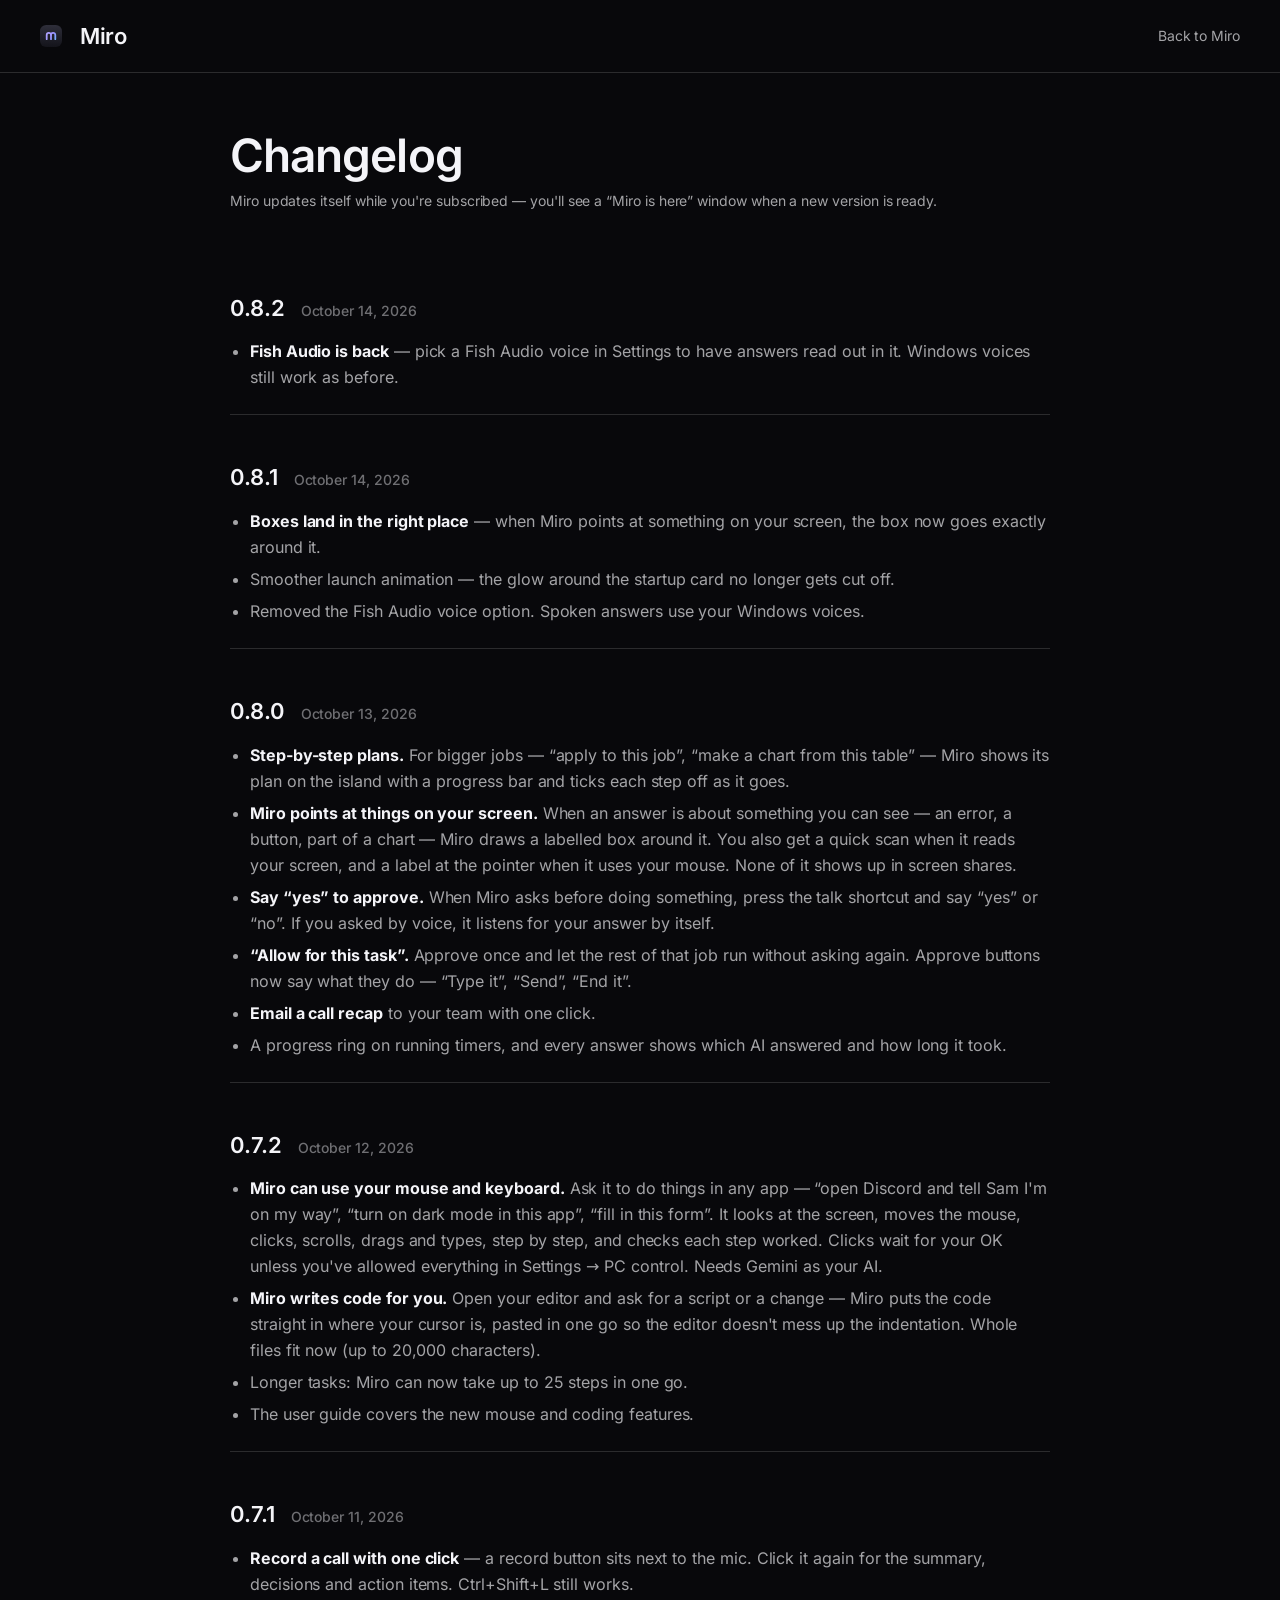
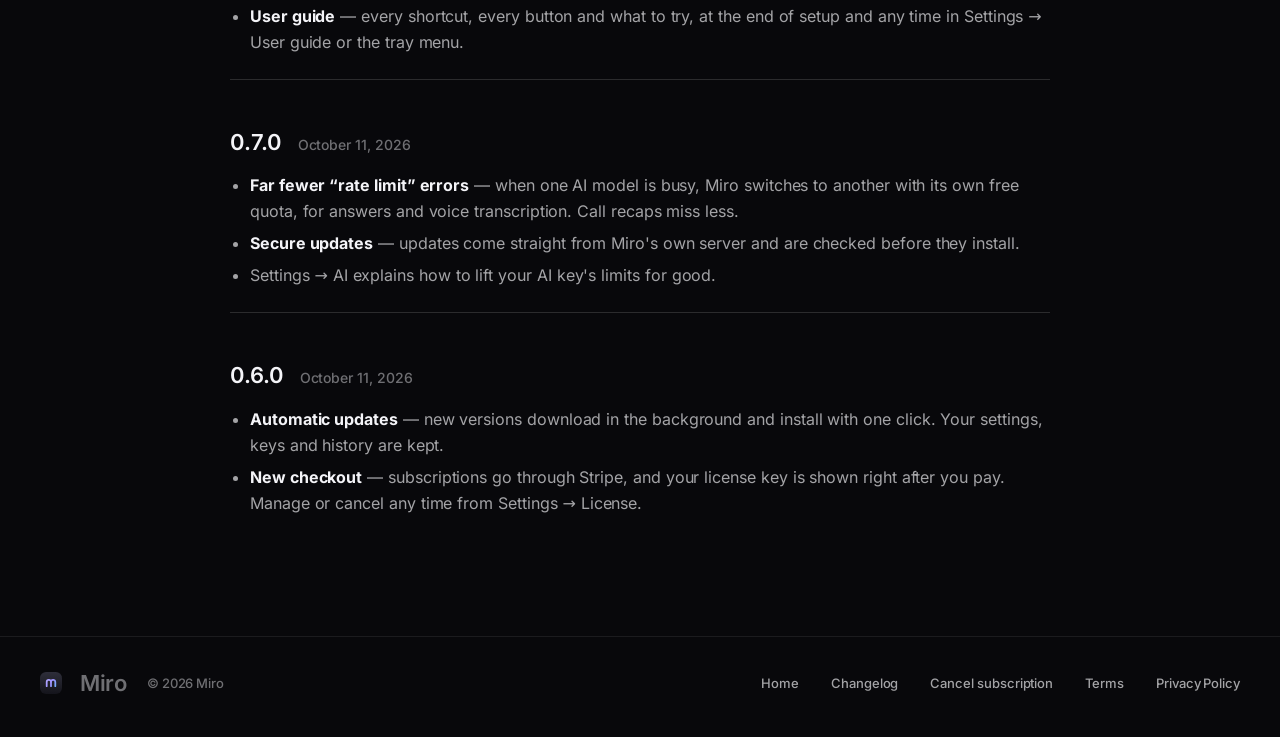
<file: changelog.html>
<!doctype html> <html lang="en"> <head> <meta charset="utf-8" /> <meta name="viewport" content="width=device-width, initial-scale=1" /> <title>Changelog — Miro</title> <meta name="description" content="What's new in each version of Miro. Updates install themselves while you're subscribed." /> <meta name="theme-color" content="#08080b" /> <link rel="icon" href="favicon.svg" type="image/svg+xml" /> <link rel="preload" href="fonts/inter.woff2" as="font" type="font/woff2" crossorigin /> <link rel="stylesheet" href="styles.css" /> </head> <body class="legal-page"> <header class="legal-top"> <div class="wrap"> <a class="logo" href="./"><img src="favicon.svg" alt="" width="22" height="22" />Miro</a> <a class="legal-back" href="./">Back to Miro</a> </div> </header> <main class="legal wrap"> <h1>Changelog</h1> <p class="legal-date">Miro updates itself while you're subscribed — you'll see a “Miro is here” window when a new version is ready.</p> <article class="release"> <h2>0.8.2 <span>October 14, 2026</span></h2> <ul> <li><b>Fish Audio is back</b> — pick a Fish Audio voice in Settings to have answers read out in it. Windows voices still work as before.</li> </ul> </article> <article class="release"> <h2>0.8.1 <span>October 14, 2026</span></h2> <ul> <li><b>Boxes land in the right place</b> — when Miro points at something on your screen, the box now goes exactly around it.</li> <li>Smoother launch animation — the glow around the startup card no longer gets cut off.</li> <li>Removed the Fish Audio voice option. Spoken answers use your Windows voices.</li> </ul> </article> <article class="release"> <h2>0.8.0 <span>October 13, 2026</span></h2> <ul> <li><b>Step-by-step plans.</b> For bigger jobs — “apply to this job”, “make a chart from this table” — Miro shows its plan on the island with a progress bar and ticks each step off as it goes.</li> <li><b>Miro points at things on your screen.</b> When an answer is about something you can see — an error, a button, part of a chart — Miro draws a labelled box around it. You also get a quick scan when it reads your screen, and a label at the pointer when it uses your mouse. None of it shows up in screen shares.</li> <li><b>Say “yes” to approve.</b> When Miro asks before doing something, press the talk shortcut and say “yes” or “no”. If you asked by voice, it listens for your answer by itself.</li> <li><b>“Allow for this task”.</b> Approve once and let the rest of that job run without asking again. Approve buttons now say what they do — “Type it”, “Send”, “End it”.</li> <li><b>Email a call recap</b> to your team with one click.</li> <li>A progress ring on running timers, and every answer shows which AI answered and how long it took.</li> </ul> </article> <article class="release"> <h2>0.7.2 <span>October 12, 2026</span></h2> <ul> <li><b>Miro can use your mouse and keyboard.</b> Ask it to do things in any app — “open Discord and tell Sam I'm on my way”, “turn on dark mode in this app”, “fill in this form”. It looks at the screen, moves the mouse, clicks, scrolls, drags and types, step by step, and checks each step worked. Clicks wait for your OK unless you've allowed everything in Settings → PC control. Needs Gemini as your AI.</li> <li><b>Miro writes code for you.</b> Open your editor and ask for a script or a change — Miro puts the code straight in where your cursor is, pasted in one go so the editor doesn't mess up the indentation. Whole files fit now (up to 20,000 characters).</li> <li>Longer tasks: Miro can now take up to 25 steps in one go.</li> <li>The user guide covers the new mouse and coding features.</li> </ul> </article> <article class="release"> <h2>0.7.1 <span>October 11, 2026</span></h2> <ul> <li><b>Record a call with one click</b> — a record button sits next to the mic. Click it again for the summary, decisions and action items. Ctrl+Shift+L still works.</li> <li><b>User guide</b> — every shortcut, every button and what to try, at the end of setup and any time in Settings → User guide or the tray menu.</li> </ul> </article> <article class="release"> <h2>0.7.0 <span>October 11, 2026</span></h2> <ul> <li><b>Far fewer “rate limit” errors</b> — when one AI model is busy, Miro switches to another with its own free quota, for answers and voice transcription. Call recaps miss less.</li> <li><b>Secure updates</b> — updates come straight from Miro's own server and are checked before they install.</li> <li>Settings → AI explains how to lift your AI key's limits for good.</li> </ul> </article> <article class="release"> <h2>0.6.0 <span>October 11, 2026</span></h2> <ul> <li><b>Automatic updates</b> — new versions download in the background and install with one click. Your settings, keys and history are kept.</li> <li><b>New checkout</b> — subscriptions go through Stripe, and your license key is shown right after you pay. Manage or cancel any time from Settings → License.</li> </ul> </article> </main> <footer class="footer"> <div class="wrap"> <div class="footer-brand"> <a class="logo" href="./"><img src="favicon.svg" alt="" width="22" height="22" />Miro</a> <span>© 2026 Miro</span> </div> <nav class="footer-links" aria-label="Footer"> <a href="./">Home</a><a href="changelog.html">Changelog</a><a href="cancel.html">Cancel subscription</a><a href="terms.html">Terms</a><a href="privacy.html">Privacy Policy</a> </nav> </div> </footer> </body> </html>
</file>
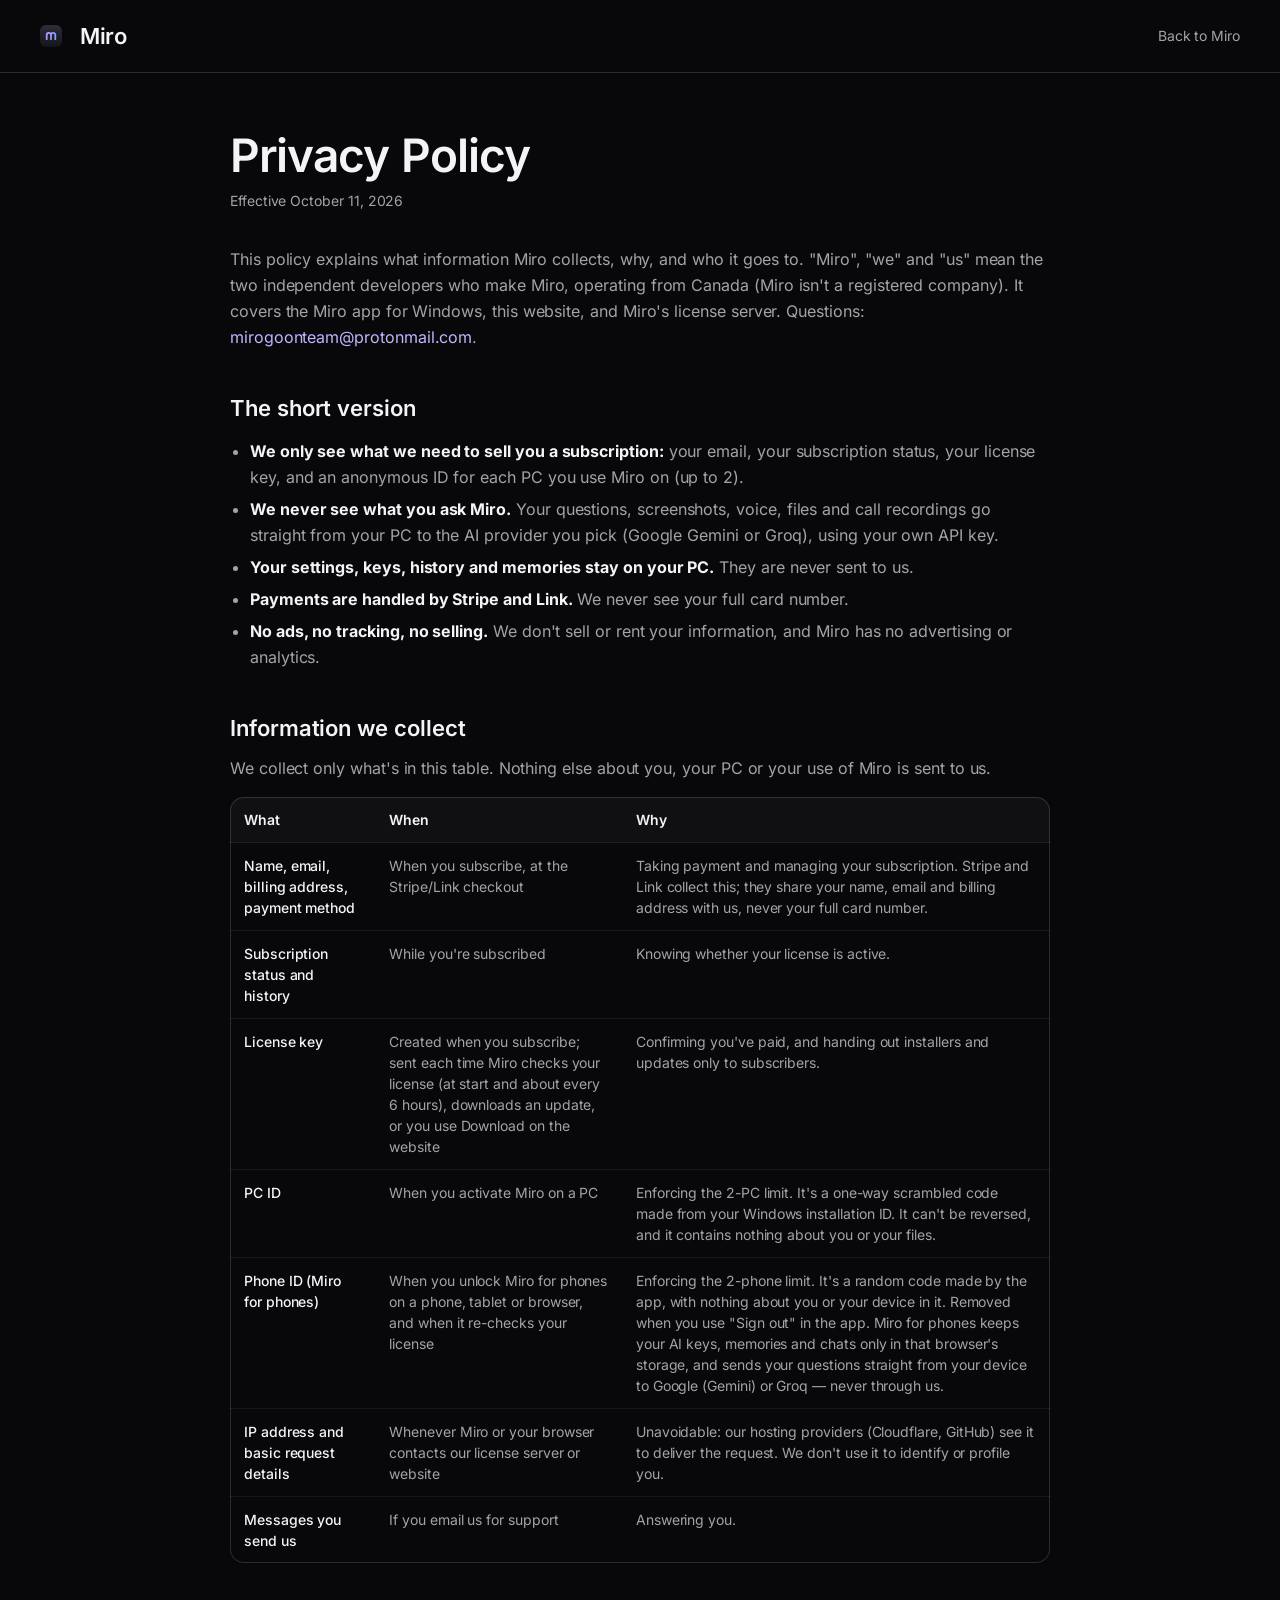
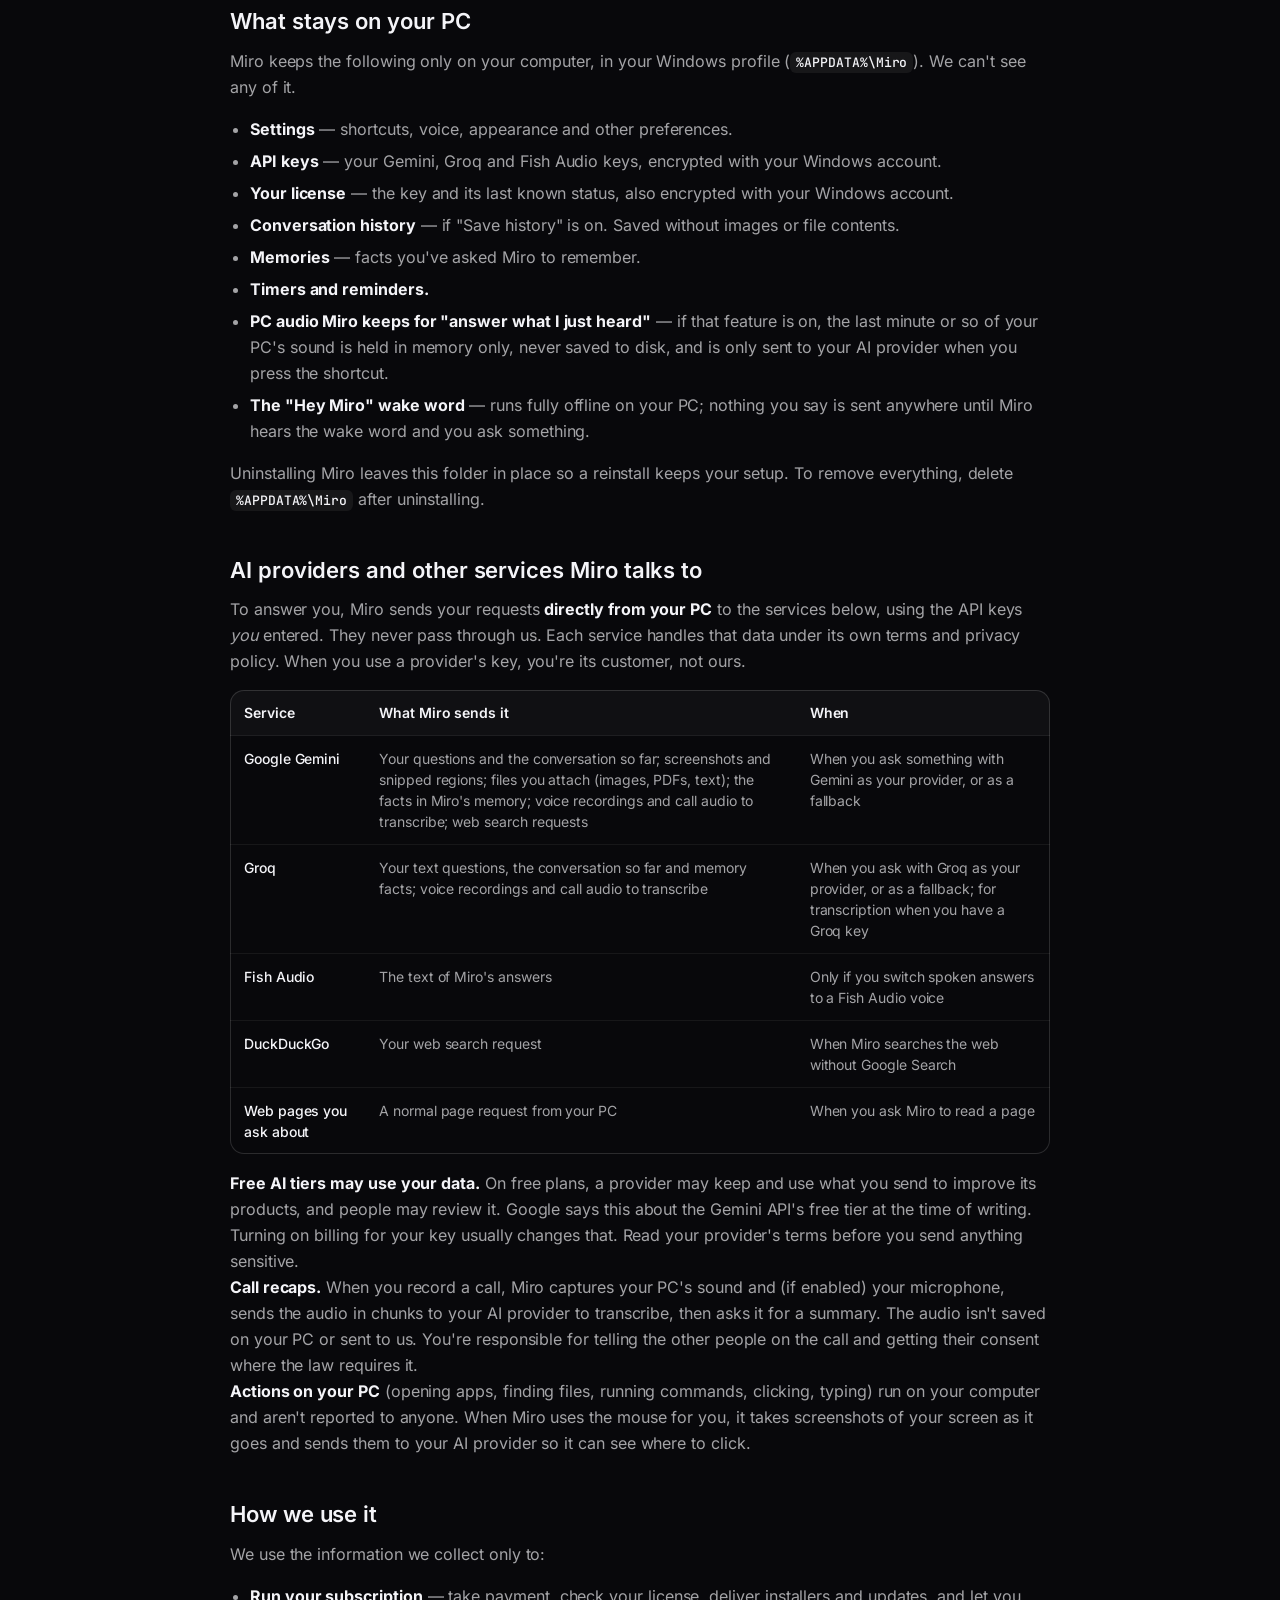
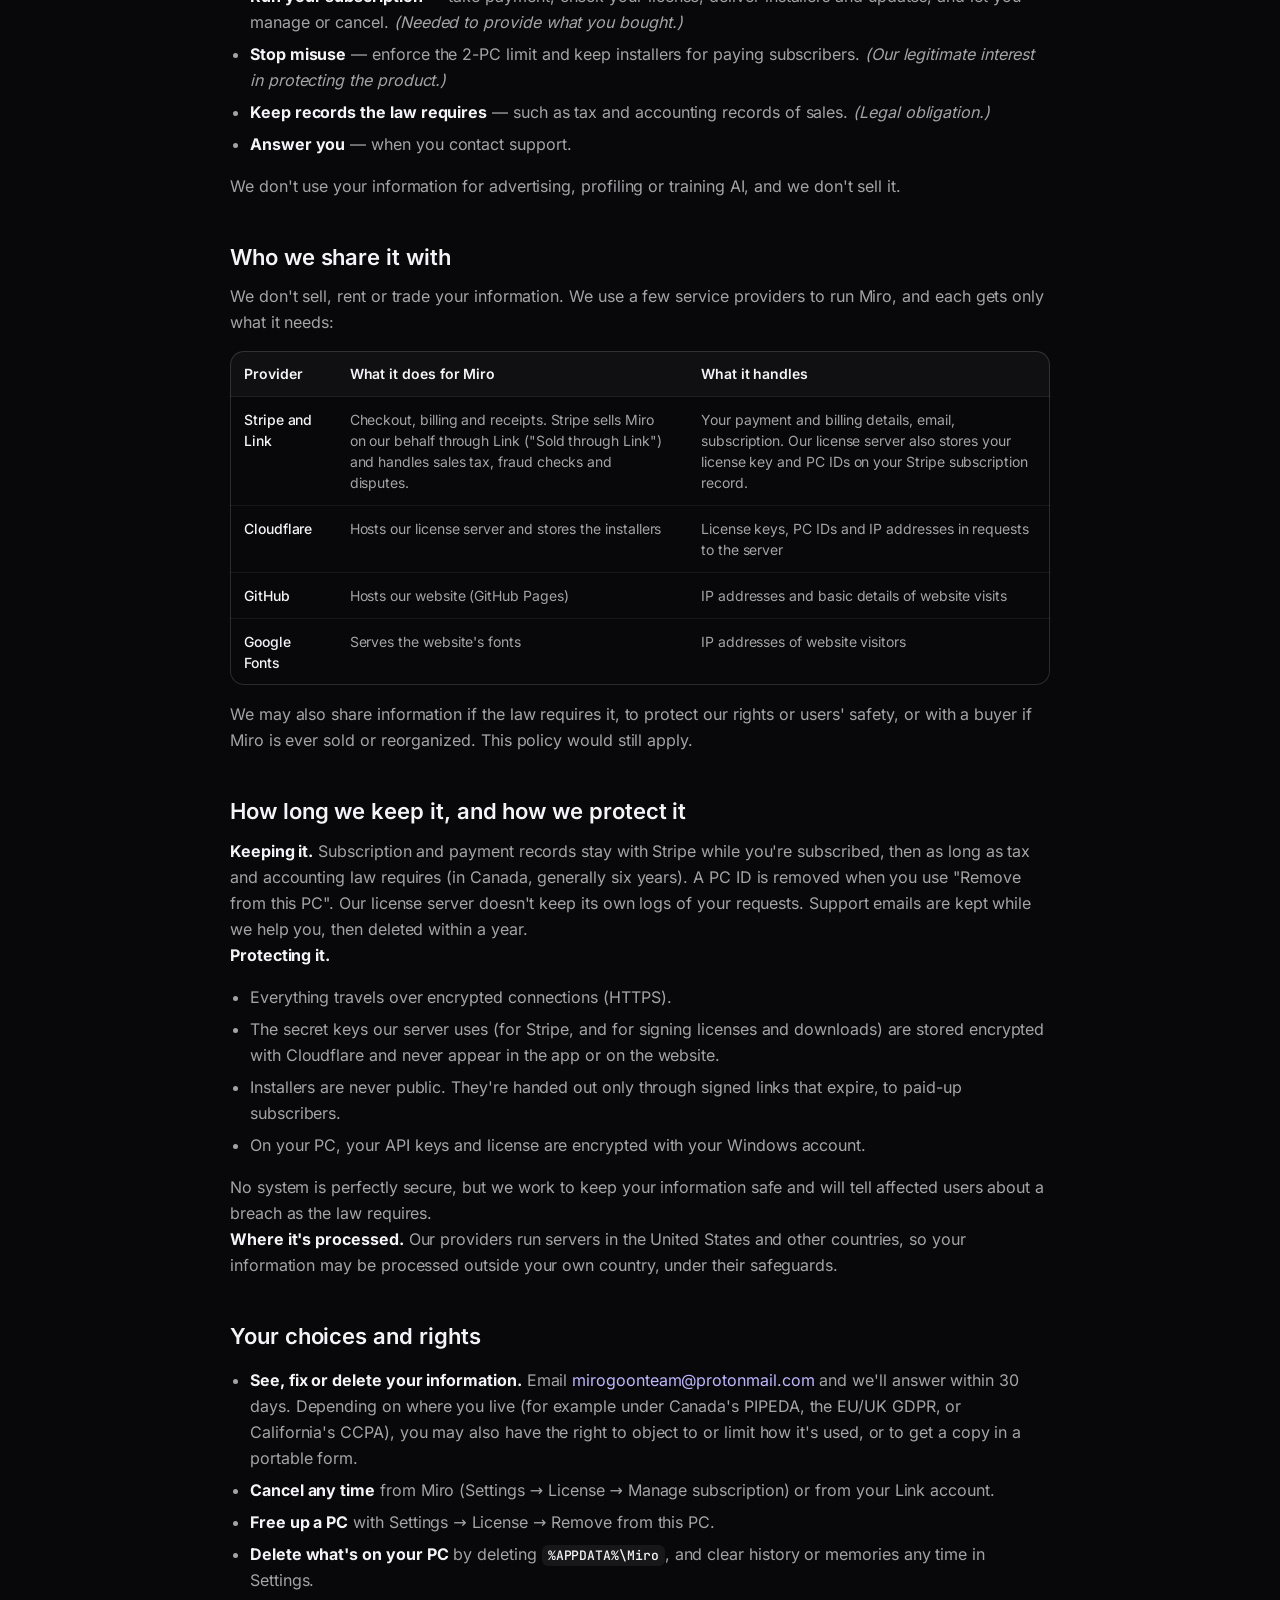
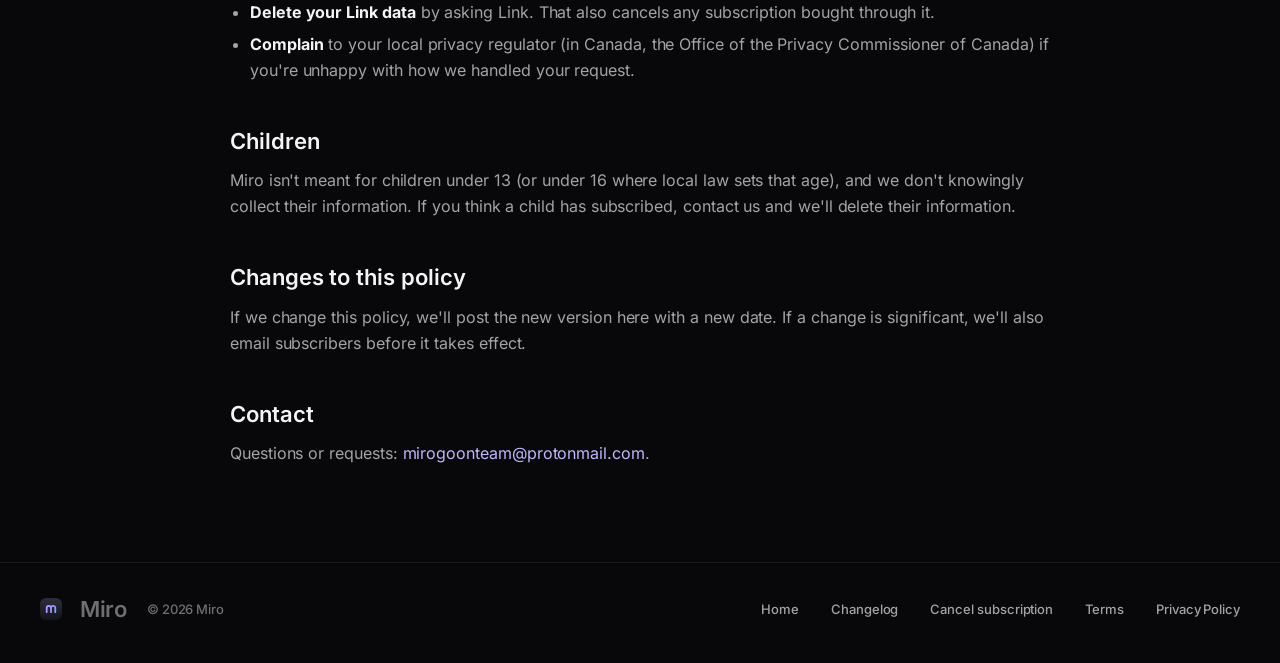
<file: privacy.html>
<!doctype html> <html lang="en"> <head> <meta charset="utf-8" /> <meta name="viewport" content="width=device-width, initial-scale=1" /> <title>Privacy Policy — Miro</title> <meta name="description" content="What Miro collects, why, and who it goes to. Your questions never touch our servers." /> <meta name="theme-color" content="#08080b" /> <link rel="icon" href="favicon.svg" type="image/svg+xml" /> <link rel="preload" href="fonts/inter.woff2" as="font" type="font/woff2" crossorigin /> <link rel="stylesheet" href="styles.css" /> </head> <body class="legal-page"> <header class="legal-top"> <div class="wrap"> <a class="logo" href="./"><img src="favicon.svg" alt="" width="22" height="22" />Miro</a> <a class="legal-back" href="./">Back to Miro</a> </div> </header> <main class="legal wrap"> <h1 class="heading-l">Privacy Policy</h1> <p class="legal-date">Effective October 11, 2026</p> <p> This policy explains what information Miro collects, why, and who it goes to. "Miro", "we" and "us" mean the two independent developers who make Miro, operating from Canada (Miro isn't a registered company). It covers the Miro app for Windows, this website, and Miro's license server. Questions: <a class="support-email" href="mailto:mirogoonteam@protonmail.com">mirogoonteam@protonmail.com</a>. </p> <h2>The short version</h2> <ul> <li><b>We only see what we need to sell you a subscription:</b> your email, your subscription status, your license key, and an anonymous ID for each PC you use Miro on (up to 2).</li> <li><b>We never see what you ask Miro.</b> Your questions, screenshots, voice, files and call recordings go straight from your PC to the AI provider you pick (Google Gemini or Groq), using your own API key.</li> <li><b>Your settings, keys, history and memories stay on your PC.</b> They are never sent to us.</li> <li><b>Payments are handled by Stripe and Link.</b> We never see your full card number.</li> <li><b>No ads, no tracking, no selling.</b> We don't sell or rent your information, and Miro has no advertising or analytics.</li> </ul> <h2>Information we collect</h2> <p>We collect only what's in this table. Nothing else about you, your PC or your use of Miro is sent to us.</p> <div class="legal-table"> <table> <thead> <tr><th>What</th><th>When</th><th>Why</th></tr> </thead> <tbody> <tr> <td>Name, email, billing address, payment method</td> <td>When you subscribe, at the Stripe/Link checkout</td> <td>Taking payment and managing your subscription. Stripe and Link collect this; they share your name, email and billing address with us, never your full card number.</td> </tr> <tr> <td>Subscription status and history</td> <td>While you're subscribed</td> <td>Knowing whether your license is active.</td> </tr> <tr> <td>License key</td> <td>Created when you subscribe; sent each time Miro checks your license (at start and about every 6 hours), downloads an update, or you use Download on the website</td> <td>Confirming you've paid, and handing out installers and updates only to subscribers.</td> </tr> <tr> <td>PC ID</td> <td>When you activate Miro on a PC</td> <td>Enforcing the 2-PC limit. It's a one-way scrambled code made from your Windows installation ID. It can't be reversed, and it contains nothing about you or your files.</td> </tr> <tr> <td>Phone ID (Miro for phones)</td> <td>When you unlock Miro for phones on a phone, tablet or browser, and when it re-checks your license</td> <td>Enforcing the 2-phone limit. It's a random code made by the app, with nothing about you or your device in it. Removed when you use "Sign out" in the app. Miro for phones keeps your AI keys, memories and chats only in that browser's storage, and sends your questions straight from your device to Google (Gemini) or Groq — never through us.</td> </tr> <tr> <td>IP address and basic request details</td> <td>Whenever Miro or your browser contacts our license server or website</td> <td>Unavoidable: our hosting providers (Cloudflare, GitHub) see it to deliver the request. We don't use it to identify or profile you.</td> </tr> <tr> <td>Messages you send us</td> <td>If you email us for support</td> <td>Answering you.</td> </tr> </tbody> </table> </div> <h2>What stays on your PC</h2> <p>Miro keeps the following only on your computer, in your Windows profile (<code>%APPDATA%\Miro</code>). We can't see any of it.</p> <ul> <li><b>Settings</b> — shortcuts, voice, appearance and other preferences.</li> <li><b>API keys</b> — your Gemini, Groq and Fish Audio keys, encrypted with your Windows account.</li> <li><b>Your license</b> — the key and its last known status, also encrypted with your Windows account.</li> <li><b>Conversation history</b> — if "Save history" is on. Saved without images or file contents.</li> <li><b>Memories</b> — facts you've asked Miro to remember.</li> <li><b>Timers and reminders.</b></li> <li><b>PC audio Miro keeps for "answer what I just heard"</b> — if that feature is on, the last minute or so of your PC's sound is held in memory only, never saved to disk, and is only sent to your AI provider when you press the shortcut.</li> <li><b>The "Hey Miro" wake word</b> — runs fully offline on your PC; nothing you say is sent anywhere until Miro hears the wake word and you ask something.</li> </ul> <p>Uninstalling Miro leaves this folder in place so a reinstall keeps your setup. To remove everything, delete <code>%APPDATA%\Miro</code> after uninstalling.</p> <h2>AI providers and other services Miro talks to</h2> <p> To answer you, Miro sends your requests <b>directly from your PC</b> to the services below, using the API keys <i>you</i> entered. They never pass through us. Each service handles that data under its own terms and privacy policy. When you use a provider's key, you're its customer, not ours. </p> <div class="legal-table"> <table> <thead> <tr><th>Service</th><th>What Miro sends it</th><th>When</th></tr> </thead> <tbody> <tr> <td>Google Gemini</td> <td>Your questions and the conversation so far; screenshots and snipped regions; files you attach (images, PDFs, text); the facts in Miro's memory; voice recordings and call audio to transcribe; web search requests</td> <td>When you ask something with Gemini as your provider, or as a fallback</td> </tr> <tr> <td>Groq</td> <td>Your text questions, the conversation so far and memory facts; voice recordings and call audio to transcribe</td> <td>When you ask with Groq as your provider, or as a fallback; for transcription when you have a Groq key</td> </tr> <tr> <td>Fish Audio</td> <td>The text of Miro's answers</td> <td>Only if you switch spoken answers to a Fish Audio voice</td> </tr> <tr> <td>DuckDuckGo</td> <td>Your web search request</td> <td>When Miro searches the web without Google Search</td> </tr> <tr> <td>Web pages you ask about</td> <td>A normal page request from your PC</td> <td>When you ask Miro to read a page</td> </tr> </tbody> </table> </div> <p> <b>Free AI tiers may use your data.</b> On free plans, a provider may keep and use what you send to improve its products, and people may review it. Google says this about the Gemini API's free tier at the time of writing. Turning on billing for your key usually changes that. Read your provider's terms before you send anything sensitive. </p> <p> <b>Call recaps.</b> When you record a call, Miro captures your PC's sound and (if enabled) your microphone, sends the audio in chunks to your AI provider to transcribe, then asks it for a summary. The audio isn't saved on your PC or sent to us. You're responsible for telling the other people on the call and getting their consent where the law requires it. </p> <p><b>Actions on your PC</b> (opening apps, finding files, running commands, clicking, typing) run on your computer and aren't reported to anyone. When Miro uses the mouse for you, it takes screenshots of your screen as it goes and sends them to your AI provider so it can see where to click.</p> <h2>How we use it</h2> <p>We use the information we collect only to:</p> <ul> <li><b>Run your subscription</b> — take payment, check your license, deliver installers and updates, and let you manage or cancel. <i>(Needed to provide what you bought.)</i></li> <li><b>Stop misuse</b> — enforce the 2-PC limit and keep installers for paying subscribers. <i>(Our legitimate interest in protecting the product.)</i></li> <li><b>Keep records the law requires</b> — such as tax and accounting records of sales. <i>(Legal obligation.)</i></li> <li><b>Answer you</b> — when you contact support.</li> </ul> <p>We don't use your information for advertising, profiling or training AI, and we don't sell it.</p> <h2>Who we share it with</h2> <p>We don't sell, rent or trade your information. We use a few service providers to run Miro, and each gets only what it needs:</p> <div class="legal-table"> <table> <thead> <tr><th>Provider</th><th>What it does for Miro</th><th>What it handles</th></tr> </thead> <tbody> <tr> <td>Stripe and Link</td> <td>Checkout, billing and receipts. Stripe sells Miro on our behalf through Link ("Sold through Link") and handles sales tax, fraud checks and disputes.</td> <td>Your payment and billing details, email, subscription. Our license server also stores your license key and PC IDs on your Stripe subscription record.</td> </tr> <tr> <td>Cloudflare</td> <td>Hosts our license server and stores the installers</td> <td>License keys, PC IDs and IP addresses in requests to the server</td> </tr> <tr> <td>GitHub</td> <td>Hosts our website (GitHub Pages)</td> <td>IP addresses and basic details of website visits</td> </tr> <tr> <td>Google Fonts</td> <td>Serves the website's fonts</td> <td>IP addresses of website visitors</td> </tr> </tbody> </table> </div> <p>We may also share information if the law requires it, to protect our rights or users' safety, or with a buyer if Miro is ever sold or reorganized. This policy would still apply.</p> <h2>How long we keep it, and how we protect it</h2> <p> <b>Keeping it.</b> Subscription and payment records stay with Stripe while you're subscribed, then as long as tax and accounting law requires (in Canada, generally six years). A PC ID is removed when you use "Remove from this PC". Our license server doesn't keep its own logs of your requests. Support emails are kept while we help you, then deleted within a year. </p> <p><b>Protecting it.</b></p> <ul> <li>Everything travels over encrypted connections (HTTPS).</li> <li>The secret keys our server uses (for Stripe, and for signing licenses and downloads) are stored encrypted with Cloudflare and never appear in the app or on the website.</li> <li>Installers are never public. They're handed out only through signed links that expire, to paid-up subscribers.</li> <li>On your PC, your API keys and license are encrypted with your Windows account.</li> </ul> <p>No system is perfectly secure, but we work to keep your information safe and will tell affected users about a breach as the law requires.</p> <p> <b>Where it's processed.</b> Our providers run servers in the United States and other countries, so your information may be processed outside your own country, under their safeguards. </p> <h2>Your choices and rights</h2> <ul> <li> <b>See, fix or delete your information.</b> Email <a class="support-email" href="mailto:mirogoonteam@protonmail.com">mirogoonteam@protonmail.com</a> and we'll answer within 30 days. Depending on where you live (for example under Canada's PIPEDA, the EU/UK GDPR, or California's CCPA), you may also have the right to object to or limit how it's used, or to get a copy in a portable form. </li> <li><b>Cancel any time</b> from Miro (Settings → License → Manage subscription) or from your Link account.</li> <li><b>Free up a PC</b> with Settings → License → Remove from this PC.</li> <li><b>Delete what's on your PC</b> by deleting <code>%APPDATA%\Miro</code>, and clear history or memories any time in Settings.</li> <li><b>Delete your Link data</b> by asking Link. That also cancels any subscription bought through it.</li> <li><b>Complain</b> to your local privacy regulator (in Canada, the Office of the Privacy Commissioner of Canada) if you're unhappy with how we handled your request.</li> </ul> <h2>Children</h2> <p> Miro isn't meant for children under 13 (or under 16 where local law sets that age), and we don't knowingly collect their information. If you think a child has subscribed, contact us and we'll delete their information. </p> <h2>Changes to this policy</h2> <p>If we change this policy, we'll post the new version here with a new date. If a change is significant, we'll also email subscribers before it takes effect.</p> <h2>Contact</h2> <p>Questions or requests: <a class="support-email" href="mailto:mirogoonteam@protonmail.com">mirogoonteam@protonmail.com</a>.</p> </main> <footer class="footer"> <div class="wrap"> <div class="footer-brand"> <a class="logo" href="./"><img src="favicon.svg" alt="" width="22" height="22" />Miro</a> <span>© 2026 Miro</span> </div> <nav class="footer-links" aria-label="Footer"> <a href="./">Home</a><a href="changelog.html">Changelog</a><a href="cancel.html">Cancel subscription</a><a href="terms.html">Terms</a><a href="privacy.html">Privacy Policy</a> </nav> </div> </footer> </body> </html>
</file>
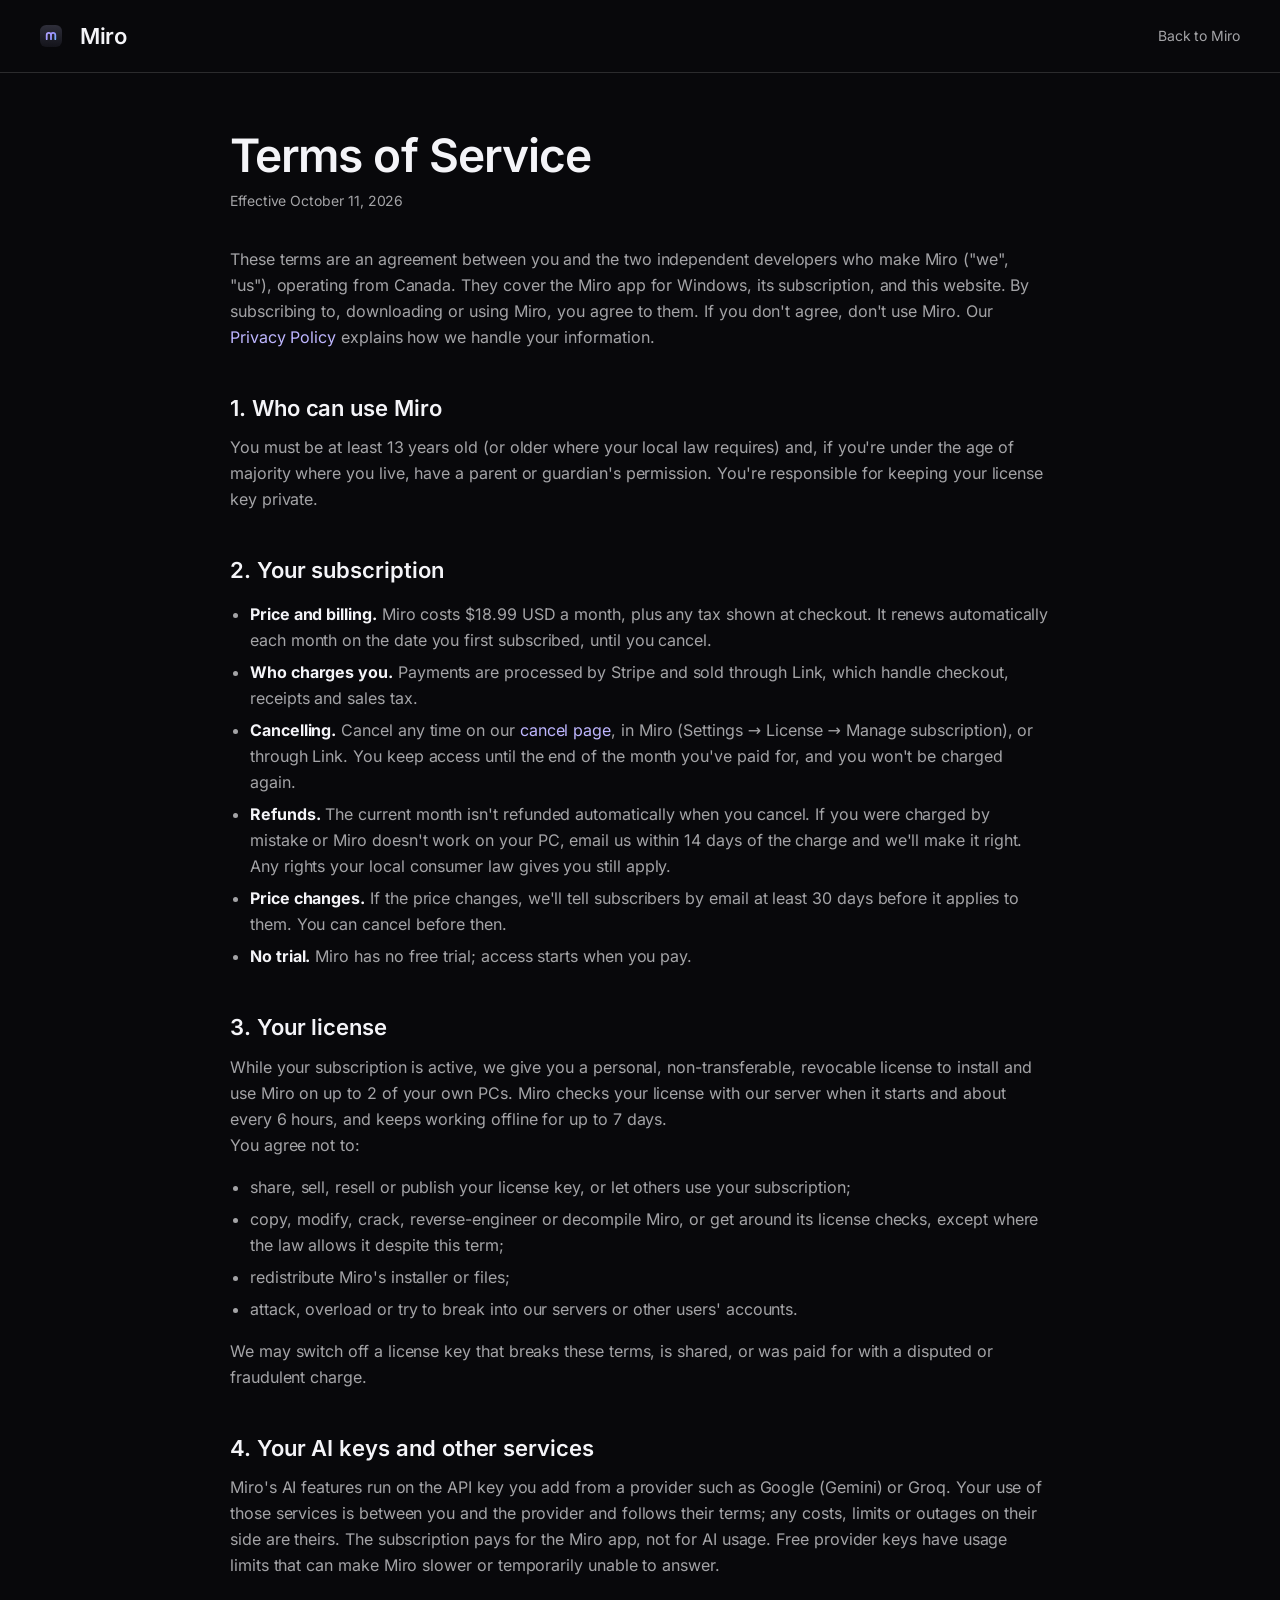
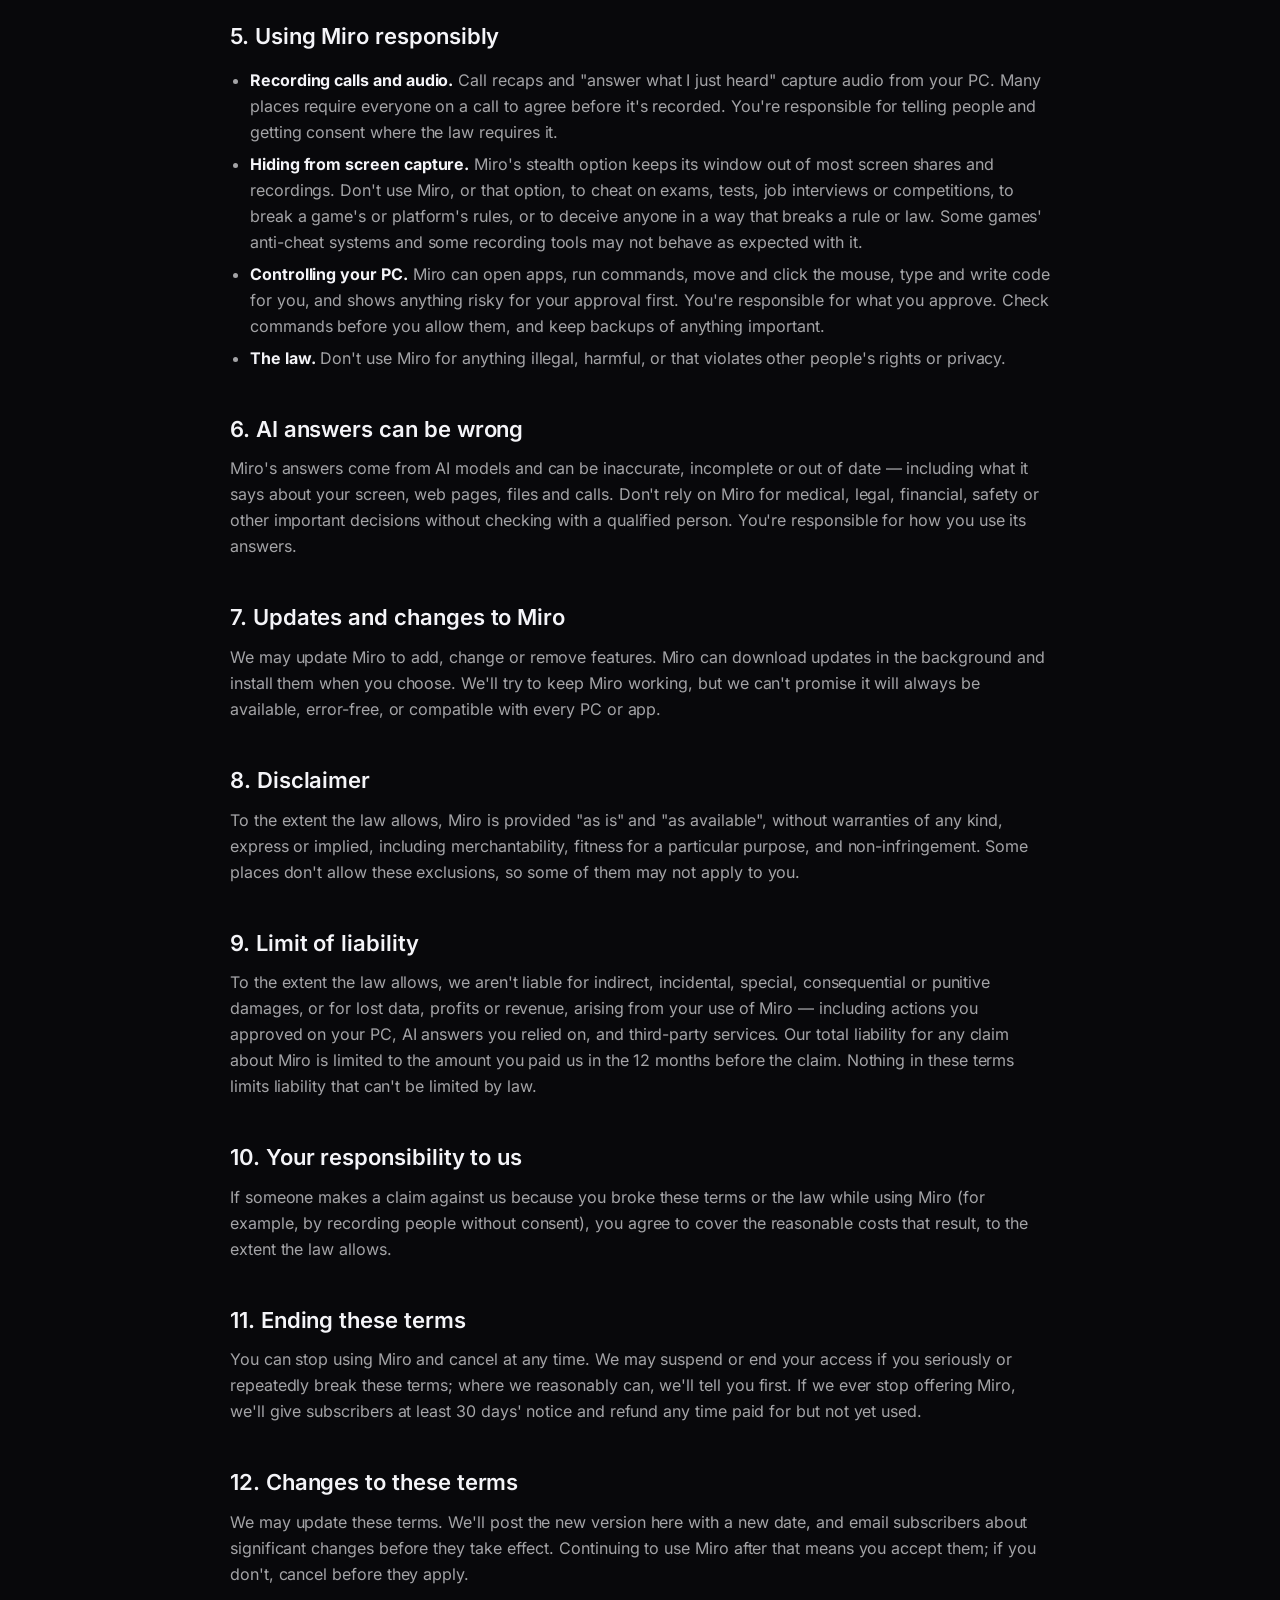
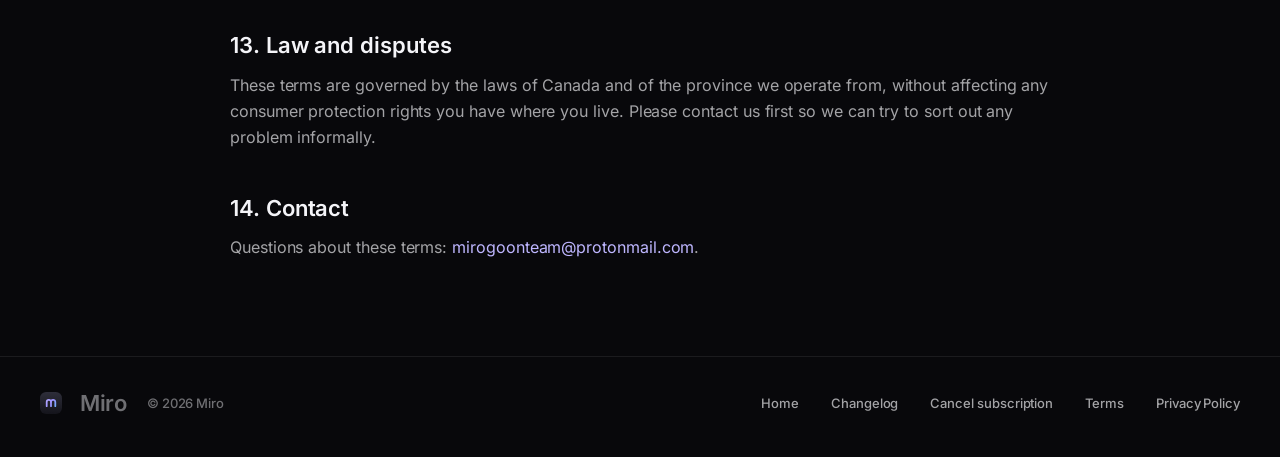
<file: terms.html>
<!doctype html> <html lang="en"> <head> <meta charset="utf-8" /> <meta name="viewport" content="width=device-width, initial-scale=1" /> <title>Terms of Service — Miro</title> <meta name="description" content="The terms for using Miro and its subscription." /> <meta name="theme-color" content="#08080b" /> <link rel="icon" href="favicon.svg" type="image/svg+xml" /> <link rel="preload" href="fonts/inter.woff2" as="font" type="font/woff2" crossorigin /> <link rel="stylesheet" href="styles.css" /> </head> <body class="legal-page"> <header class="legal-top"> <div class="wrap"> <a class="logo" href="./"><img src="favicon.svg" alt="" width="22" height="22" />Miro</a> <a class="legal-back" href="./">Back to Miro</a> </div> </header> <main class="legal wrap"> <h1>Terms of Service</h1> <p class="legal-date">Effective October 11, 2026</p> <p> These terms are an agreement between you and the two independent developers who make Miro ("we", "us"), operating from Canada. They cover the Miro app for Windows, its subscription, and this website. By subscribing to, downloading or using Miro, you agree to them. If you don't agree, don't use Miro. Our <a href="privacy.html">Privacy Policy</a> explains how we handle your information. </p> <h2>1. Who can use Miro</h2> <p> You must be at least 13 years old (or older where your local law requires) and, if you're under the age of majority where you live, have a parent or guardian's permission. You're responsible for keeping your license key private. </p> <h2>2. Your subscription</h2> <ul> <li><b>Price and billing.</b> Miro costs $18.99 USD a month, plus any tax shown at checkout. It renews automatically each month on the date you first subscribed, until you cancel.</li> <li><b>Who charges you.</b> Payments are processed by Stripe and sold through Link, which handle checkout, receipts and sales tax.</li> <li><b>Cancelling.</b> Cancel any time on our <a href="cancel.html">cancel page</a>, in Miro (Settings → License → Manage subscription), or through Link. You keep access until the end of the month you've paid for, and you won't be charged again.</li> <li><b>Refunds.</b> The current month isn't refunded automatically when you cancel. If you were charged by mistake or Miro doesn't work on your PC, email us within 14 days of the charge and we'll make it right. Any rights your local consumer law gives you still apply.</li> <li><b>Price changes.</b> If the price changes, we'll tell subscribers by email at least 30 days before it applies to them. You can cancel before then.</li> <li><b>No trial.</b> Miro has no free trial; access starts when you pay.</li> </ul> <h2>3. Your license</h2> <p> While your subscription is active, we give you a personal, non-transferable, revocable license to install and use Miro on up to 2 of your own PCs. Miro checks your license with our server when it starts and about every 6 hours, and keeps working offline for up to 7 days. </p> <p>You agree not to:</p> <ul> <li>share, sell, resell or publish your license key, or let others use your subscription;</li> <li>copy, modify, crack, reverse-engineer or decompile Miro, or get around its license checks, except where the law allows it despite this term;</li> <li>redistribute Miro's installer or files;</li> <li>attack, overload or try to break into our servers or other users' accounts.</li> </ul> <p>We may switch off a license key that breaks these terms, is shared, or was paid for with a disputed or fraudulent charge.</p> <h2>4. Your AI keys and other services</h2> <p> Miro's AI features run on the API key you add from a provider such as Google (Gemini) or Groq. Your use of those services is between you and the provider and follows their terms; any costs, limits or outages on their side are theirs. The subscription pays for the Miro app, not for AI usage. Free provider keys have usage limits that can make Miro slower or temporarily unable to answer. </p> <h2>5. Using Miro responsibly</h2> <ul> <li> <b>Recording calls and audio.</b> Call recaps and "answer what I just heard" capture audio from your PC. Many places require everyone on a call to agree before it's recorded. You're responsible for telling people and getting consent where the law requires it. </li> <li> <b>Hiding from screen capture.</b> Miro's stealth option keeps its window out of most screen shares and recordings. Don't use Miro, or that option, to cheat on exams, tests, job interviews or competitions, to break a game's or platform's rules, or to deceive anyone in a way that breaks a rule or law. Some games' anti-cheat systems and some recording tools may not behave as expected with it. </li> <li> <b>Controlling your PC.</b> Miro can open apps, run commands, move and click the mouse, type and write code for you, and shows anything risky for your approval first. You're responsible for what you approve. Check commands before you allow them, and keep backups of anything important. </li> <li><b>The law.</b> Don't use Miro for anything illegal, harmful, or that violates other people's rights or privacy.</li> </ul> <h2>6. AI answers can be wrong</h2> <p> Miro's answers come from AI models and can be inaccurate, incomplete or out of date — including what it says about your screen, web pages, files and calls. Don't rely on Miro for medical, legal, financial, safety or other important decisions without checking with a qualified person. You're responsible for how you use its answers. </p> <h2>7. Updates and changes to Miro</h2> <p> We may update Miro to add, change or remove features. Miro can download updates in the background and install them when you choose. We'll try to keep Miro working, but we can't promise it will always be available, error-free, or compatible with every PC or app. </p> <h2>8. Disclaimer</h2> <p> To the extent the law allows, Miro is provided "as is" and "as available", without warranties of any kind, express or implied, including merchantability, fitness for a particular purpose, and non-infringement. Some places don't allow these exclusions, so some of them may not apply to you. </p> <h2>9. Limit of liability</h2> <p> To the extent the law allows, we aren't liable for indirect, incidental, special, consequential or punitive damages, or for lost data, profits or revenue, arising from your use of Miro — including actions you approved on your PC, AI answers you relied on, and third-party services. Our total liability for any claim about Miro is limited to the amount you paid us in the 12 months before the claim. Nothing in these terms limits liability that can't be limited by law. </p> <h2>10. Your responsibility to us</h2> <p> If someone makes a claim against us because you broke these terms or the law while using Miro (for example, by recording people without consent), you agree to cover the reasonable costs that result, to the extent the law allows. </p> <h2>11. Ending these terms</h2> <p> You can stop using Miro and cancel at any time. We may suspend or end your access if you seriously or repeatedly break these terms; where we reasonably can, we'll tell you first. If we ever stop offering Miro, we'll give subscribers at least 30 days' notice and refund any time paid for but not yet used. </p> <h2>12. Changes to these terms</h2> <p> We may update these terms. We'll post the new version here with a new date, and email subscribers about significant changes before they take effect. Continuing to use Miro after that means you accept them; if you don't, cancel before they apply. </p> <h2>13. Law and disputes</h2> <p> These terms are governed by the laws of Canada and of the province we operate from, without affecting any consumer protection rights you have where you live. Please contact us first so we can try to sort out any problem informally. </p> <h2>14. Contact</h2> <p>Questions about these terms: <a href="mailto:mirogoonteam@protonmail.com">mirogoonteam@protonmail.com</a>.</p> </main> <footer class="footer"> <div class="wrap"> <div class="footer-brand"> <a class="logo" href="./"><img src="favicon.svg" alt="" width="22" height="22" />Miro</a> <span>© 2026 Miro</span> </div> <nav class="footer-links" aria-label="Footer"> <a href="./">Home</a><a href="changelog.html">Changelog</a><a href="cancel.html">Cancel subscription</a><a href="terms.html">Terms</a><a href="privacy.html">Privacy Policy</a> </nav> </div> </footer> </body> </html>
</file>
<file: styles.css>
@font-face{font-family:Inter;font-style:normal;font-weight:100 900;font-display:swap;src:url(fonts/inter.woff2) format("woff2")}@font-face{font-family:JetBrains Mono;font-style:normal;font-weight:100 800;font-display:swap;src:url(fonts/jetbrains-mono.woff2) format("woff2")}:root{--bg: #08080b;--bg-raised: #0d0d11;--card: #121217;--glass: rgb(255 255 255 / .045);--glass-strong: rgb(255 255 255 / .08);--line: rgb(255 255 255 / .08);--line-strong: rgb(255 255 255 / .14);--fg: #f4f4f8;--fg-2: rgb(244 244 248 / .66);--fg-3: rgb(244 244 248 / .44);--violet: #8b7cff;--violet-soft: #beb6ff;--azure: #5c9eff;--ok: #5ed492;--warn: #f5b95a;--bad: #ff7a7a;--r-card: 28px;--r-panel: 24px;--r-control: 12px;--r-chip: 8px;--ease: cubic-bezier(.22, 1, .36, 1);--sans: "Inter", "Segoe UI Variable Text", "Segoe UI", system-ui, sans-serif;--mono: "JetBrains Mono", "Cascadia Code", Consolas, ui-monospace, monospace}*,*:before,*:after{box-sizing:border-box}html{scroll-behavior:smooth;scroll-padding-top:96px;-webkit-text-size-adjust:100%;overflow-x:clip}body{margin:0;background:var(--bg);color:var(--fg);font:400 16px/26px var(--sans);letter-spacing:-.004em;-webkit-font-smoothing:antialiased;overflow-x:hidden}h1,h2,h3,p{margin:0}a{color:inherit;text-decoration:none}:focus-visible{outline:2px solid var(--violet-soft);outline-offset:3px;border-radius:6px}.sprite{position:absolute;width:0;height:0}.i{width:1em;height:1em;flex:none;fill:none;stroke:currentColor;stroke-width:1.8;stroke-linecap:round;stroke-linejoin:round}.glyph{width:1em;height:1em;flex:none;filter:drop-shadow(0 0 5px rgb(139 124 255 / .45))}.wrap{width:min(1200px,100% - 48px);margin-inline:auto}.display-xl{font:600 clamp(42px,6.3vw,80px) / 1.075 var(--sans);letter-spacing:-.032em}.display-l{font:600 clamp(32px,4.2vw,52px) / 1.115 var(--sans);letter-spacing:-.026em}.heading-l{font:600 clamp(24px,2.4vw,30px) / 1.2 var(--sans);letter-spacing:-.02em}.heading-s{font:600 17px/24px var(--sans);letter-spacing:-.008em}.body-l{font:400 clamp(17px,1.5vw,20px) / 1.55 var(--sans);letter-spacing:-.008em;color:var(--fg-2)}.body-m{color:var(--fg-2)}.body-s{font-size:14px;line-height:22px;color:var(--fg-2)}.label-s{font:500 13px/18px var(--sans)}.eyebrow{font:600 12px/16px var(--sans);letter-spacing:.09em;text-transform:uppercase;color:var(--violet-soft)}.grad{background:linear-gradient(90deg,#c9c2ff,var(--violet) 50%,var(--azure));-webkit-background-clip:text;background-clip:text;color:transparent}.mono{font:500 12.5px/18px var(--mono)}.logo{display:inline-flex;align-items:center;gap:10px;font:600 22px/28px var(--sans);letter-spacing:-.014em}.logo .glyph{font-size:28px}.btn{display:inline-flex;align-items:center;justify-content:center;gap:10px;height:54px;padding:0 26px;border-radius:999px;font:600 15px/20px var(--sans);letter-spacing:-.004em;white-space:nowrap;transition:transform .25s var(--ease),background .2s,box-shadow .25s var(--ease)}.btn .i{font-size:18px}.btn:active{transform:scale(.97)}.btn-primary{background:var(--fg);color:var(--bg);box-shadow:0 10px 30px -8px #8b7cff8c}.btn-primary:hover{background:#fff;transform:translateY(-2px);box-shadow:0 16px 40px -8px #8b7cffbf}.btn-secondary{background:var(--glass-strong);box-shadow:inset 0 0 0 1px var(--line-strong)}.btn-secondary:hover{background:#ffffff1f}.btn-secondary:hover .i{transform:translate(3px)}.btn-secondary .i{transition:transform .25s var(--ease)}.btn-m{height:40px;padding:0 18px;font-size:13px}.kbd{display:inline-grid;place-items:center;min-width:30px;height:30px;padding:0 9px;border-radius:var(--r-chip);background:var(--glass-strong);box-shadow:inset 0 0 0 1px var(--line-strong),inset 0 -2px #00000073;font:500 13px/1 var(--sans);color:var(--fg)}.keys{display:flex;gap:6px}.badge{display:inline-flex;align-items:center;gap:8px;padding:7px 14px 7px 12px;border-radius:999px;background:var(--glass);box-shadow:inset 0 0 0 1px var(--line-strong);font:500 13px/18px var(--sans);color:var(--fg-2)}.badge:before{content:"";width:6px;height:6px;border-radius:50%;background:var(--violet);box-shadow:0 0 8px var(--violet)}.tile{display:grid;place-items:center;width:44px;height:44px;border-radius:var(--r-control);background:linear-gradient(135deg,#8b7cff57,#5c9eff24);box-shadow:inset 0 0 0 1px #ffffff1a;font-size:22px}.card{position:relative;overflow:hidden;border-radius:var(--r-panel);background:var(--card);box-shadow:inset 0 0 0 1px var(--line);transition:transform .4s var(--ease),box-shadow .4s var(--ease)}.card:hover{transform:translateY(-3px);box-shadow:inset 0 0 0 1px var(--line-strong),0 24px 60px -30px #8b7cff80}.card>*{position:relative}.card .glow{position:absolute;border-radius:50%;filter:blur(110px);pointer-events:none}.section{padding-bottom:clamp(84px,9vw,130px)}.section-head{display:grid;justify-items:center;gap:18px;margin-bottom:56px;text-align:center}.section-head .body-l{max-width:620px}.aurora{position:absolute;inset:0 0 auto;height:900px;overflow:hidden;pointer-events:none}.aurora i{position:absolute;border-radius:50%;filter:blur(220px)}.aurora i:nth-child(1){left:calc(50% - 490px);top:-210px;width:980px;height:560px;background:#8b7cff57}.aurora i:nth-child(2){left:calc(50% + 40px);top:140px;width:760px;height:480px;background:#5c9eff33}.aurora i:nth-child(3){left:calc(50% - 800px);top:420px;width:620px;height:420px;background:#8b7cff29}.nav{position:sticky;top:0;z-index:50;transition:background .3s,box-shadow .3s,backdrop-filter .3s}.nav.stuck{background:#08080bb8;backdrop-filter:blur(18px) saturate(1.4);box-shadow:0 1px 0 var(--line)}.nav .wrap{display:flex;align-items:center;justify-content:space-between;height:84px}.nav-links{display:flex;align-items:center;gap:36px;font:500 15px/20px var(--sans);color:var(--fg-2)}.nav-links a:not(.btn){transition:color .2s}.nav-links a:not(.btn):hover{color:var(--fg)}.hero{position:relative;padding-top:clamp(40px,5.2vw,76px);text-align:center}.hero-intro{display:grid;justify-items:center;gap:28px}.hero-intro .body-l{max-width:680px}.hero-actions{display:grid;justify-items:center;gap:20px;margin-top:44px}.cta-row{display:flex;flex-wrap:wrap;justify-content:center;gap:14px}.fine{font:500 13px/18px var(--sans);color:var(--fg-3)}.fine span+span:before{content:"\b7";margin:0 10px}.stage{position:relative;margin-top:44px;height:calc(640px * var(--s, 1))}.stage:after{content:"";position:absolute;inset:auto -100vw -160px;height:calc(46% + 160px);background:linear-gradient(rgb(8 8 11 / 0),var(--bg) 62%);pointer-events:none}.desktop{position:absolute;left:50%;top:0;width:1200px;height:640px;transform:translate(-50%) scale(var(--s, 1));transform-origin:top center;overflow:hidden;border-radius:28px;background:linear-gradient(#181824,#0a0a0f);box-shadow:inset 0 0 0 1px #ffffff1a,0 30px 140px -30px #8b7cff66,0 40px 80px -20px #0009;text-align:left}.desktop .wall{position:absolute;border-radius:50%;filter:blur(150px)}.editor{position:absolute;left:80px;top:176px;width:1040px;height:520px;border-radius:14px;background:#0d0d13e6;box-shadow:inset 0 0 0 1px #ffffff14,0 24px 60px -12px #00000080;overflow:hidden}.editor-bar{display:flex;align-items:center;gap:8px;height:41px;padding:0 18px;border-bottom:1px solid rgb(255 255 255 / .06);color:var(--fg-3)}.editor-bar i{width:10px;height:10px;border-radius:50%;opacity:.85}.editor-bar span{margin-left:20px}.code{padding-top:14px}.code div{display:flex;align-items:center;gap:10px;height:26px;padding-left:34px}.code div:before{content:"";width:14px;height:6px;margin-right:14px;border-radius:3px;background:#ffffff1a}.code b{height:8px;border-radius:4px;opacity:.6}.code .err{background:#ff7a7a17;box-shadow:inset 3px 0 0 var(--bad)}.hint{position:absolute;display:flex;align-items:center;gap:8px;padding:7px 8px;border-radius:999px;background:#0d0d11b8;box-shadow:inset 0 0 0 1px #ffffff1a,0 12px 30px -8px #0006;color:var(--fg-2)}.hint.text{padding:10px 16px 10px 14px}.hint .i{font-size:14px;color:var(--violet-soft)}.island{position:absolute;left:340px;top:22px;width:520px;border-radius:var(--r-card);background:#0d0d11f2;backdrop-filter:blur(30px);box-shadow:inset 0 0 0 1px #ffffff1c,0 30px 80px -10px #0009,0 0 70px #8b7cff59;animation:float 7s ease-in-out infinite}@keyframes float{50%{transform:translateY(6px)}}.island-head{display:flex;align-items:center;gap:10px;height:48px;padding:0 12px 0 20px}.island-head .glyph{font-size:17px}.island-head .chip{display:inline-flex;align-items:center;gap:4px;padding:3px 6px;border-radius:6px;background:#ffffff0f;font:500 11px/14px var(--sans);color:var(--fg-3)}.island-head .tools{display:flex;margin-left:auto;color:var(--fg-3)}.island-head .tools .i{width:28px;font-size:15px}.island-body{display:grid;gap:14px;padding:4px 20px 16px;font-size:14px;line-height:22px}.bubble{justify-self:end;padding:7px 12px;border-radius:14px 14px 5px;background:#ffffff12;font-size:14px;line-height:22px;color:#f4f4f8d1}.action{border-radius:14px;background:#ffffff09;box-shadow:inset 0 0 0 1px #ffffff12}.action-row{display:flex;align-items:center;gap:10px;height:42px;padding:0 10px;font:500 13px/18px var(--sans)}.action-row .ico{display:grid;place-items:center;width:24px;height:24px;border-radius:7px;background:#ffffff0f;font-size:13px;color:var(--fg-2)}.action-row .ok{display:grid;place-items:center;width:20px;height:20px;margin-left:auto;border-radius:50%;background:#5ed49229;color:var(--ok);font-size:11px}.action-row .ask{margin-left:auto;font:600 10.5px/16px var(--sans);letter-spacing:.04em;color:var(--fg-3)}.action.warn{background:#f5b95a12;box-shadow:inset 0 0 0 1px #f5b95a3d}.action.warn .ico{background:#f5b95a24;color:var(--warn)}.action.violet{background:#8b7cff14;box-shadow:inset 0 0 0 1px #8b7cff4d}.action.violet .ico{background:#8b7cff2e;color:var(--violet-soft)}.action pre{margin:0 10px 10px;padding:8px 10px;border-radius:9px;background:#0000004d;color:#f4f4f8d9}.action-btns{display:flex;align-items:center;gap:8px;padding:0 10px 10px;font:500 13px/18px var(--sans)}.action-btns .note{display:flex;align-items:center;gap:6px;margin-right:auto;color:#f5b95ae6}.action-btns .ask{margin-right:auto;font:600 10.5px/16px var(--sans);letter-spacing:.04em;color:var(--fg-3)}.mini-btn{display:inline-flex;align-items:center;gap:4px;height:28px;padding:0 10px;border-radius:8px;background:#ffffff0f;color:var(--fg-2)}.mini-btn .i{font-size:12px}.mini-btn.run{padding:0 12px;background:var(--fg);color:var(--bg);font-weight:600}.composer{display:flex;align-items:center;height:48px;margin:0 8px 8px;padding:0 6px 0 16px;border-radius:20px;background:#ffffff0b;box-shadow:inset 0 0 0 1px #ffffff0f;font-size:14px;color:#f4f4f84d}.composer .tools{display:flex;margin-left:auto;color:var(--fg-3)}.composer .tools .i{width:30px;font-size:16px}.states{position:relative;padding:8px 0 clamp(84px,9vw,120px);text-align:center}.states .eyebrow{color:var(--fg-3)}.pills{display:flex;flex-wrap:wrap;justify-content:center;gap:22px;margin-top:32px}.state{display:grid;justify-items:center;gap:14px;font:500 13px/18px var(--sans);color:var(--fg-3)}.pill{display:flex;align-items:center;gap:8px;height:46px;padding:0 20px 0 18px;border-radius:999px;background:#0e0e13;box-shadow:inset 0 0 0 1px #ffffff1c,0 14px 30px -10px #00000080;font:500 15px/20px var(--sans);color:var(--fg-2);transition:transform .3s var(--ease),box-shadow .3s var(--ease)}.pill:hover{transform:translateY(-3px);box-shadow:inset 0 0 0 1px #ffffff2e,0 18px 40px -12px #8b7cff8c}.pill .glyph{font-size:16px}.pill b{font-weight:600;color:var(--fg);font-variant-numeric:tabular-nums}.pill .dim{color:var(--fg-3);font-variant-numeric:tabular-nums}.pill .mic{display:grid;place-items:center;width:28px;height:28px;margin-left:-9px;border-radius:50%;background:#8b7cff40;color:var(--violet-soft);font-size:14px}.pill .timer{font-size:15px;color:var(--violet-soft)}.shimmer{background:linear-gradient(90deg,#f4f4f873 30%,#fff,#f4f4f873 70%) 0 0 / 220% 100%;-webkit-background-clip:text;background-clip:text;color:transparent;animation:shimmer 2.4s linear infinite}@keyframes shimmer{to{background-position:-220% 0}}.rec{width:8px;height:8px;border-radius:50%;background:var(--bad);animation:rec 1.8s ease-out infinite}@keyframes rec{0%{box-shadow:0 0 #ff7a7a99}70%,to{box-shadow:0 0 0 7px #ff7a7a00}}.stop{display:grid;place-items:center;width:24px;height:24px;margin-right:-10px;border-radius:50%;background:#ffffff17}.stop:after{content:"";width:8px;height:8px;border-radius:2px;background:#f4f4f8cc}.wave{display:flex;align-items:center;gap:3px}.wave i{width:3px;height:calc(var(--h) * 1px);border-radius:2px;background:linear-gradient(var(--violet-soft),var(--azure));animation:wave 1.1s ease-in-out infinite alternate;animation-delay:calc(var(--n) * -.09s)}.wave.big{gap:4px}.wave.big i{width:4px}@keyframes wave{0%{transform:scaleY(.35)}}.bento{display:grid;grid-template-columns:repeat(12,1fr);gap:20px}.bento>.card{padding:36px}.f-screen{grid-column:span 7;display:flex;gap:28px;min-height:392px}.f-voice{grid-column:span 5}.f-web{grid-column:span 5;min-height:392px}.f-pc{grid-column:span 7;display:flex;gap:32px}.f-small{grid-column:span 3;padding:28px!important}.f-col{display:flex;flex-direction:column;align-items:flex-start;gap:22px;height:100%}.f-screen .f-col,.f-pc .f-col{flex:0 0 286px}.f-copy{display:grid;gap:10px}.f-col .push{margin-top:auto}.f-small .f-copy{gap:8px}.mini-screen{position:relative;flex:1;min-width:0;min-height:320px;border-radius:18px;background:#0a0a0f;box-shadow:inset 0 0 0 1px #ffffff14;overflow:hidden}.mini-screen .l{position:absolute;left:24px;max-width:calc(100% - 48px);height:8px;border-radius:4px;background:#f4f4f829}.chart{position:absolute;left:36px;top:130px;right:38px;display:flex;align-items:flex-end;gap:10px;height:120px;padding-left:8px;border-bottom:1px solid rgb(255 255 255 / .14)}.chart i{flex:0 1 22px;height:calc(var(--h) * 1px);border-radius:5px 5px 0 0;background:linear-gradient(#8b7cfff2,#5c9eff8c);transform-origin:bottom;animation:grow .9s var(--ease) both;animation-delay:calc(var(--n) * .07s + .2s);animation-play-state:paused}.in .chart i{animation-play-state:running}@keyframes grow{0%{transform:scaleY(0)}}.snip{position:absolute;left:26px;right:24px;top:114px;height:150px;border:1.5px dashed var(--violet-soft);border-radius:6px;background:#8b7cff1a}.snip:before,.snip:after{content:"";position:absolute;inset:-5px;background:linear-gradient(var(--fg),var(--fg)) 0 0 / 8px 8px no-repeat,linear-gradient(var(--fg),var(--fg)) 100% 0 / 8px 8px no-repeat,linear-gradient(var(--fg),var(--fg)) 0 100% / 8px 8px no-repeat,linear-gradient(var(--fg),var(--fg)) 100% 100% / 8px 8px no-repeat}.snip:after{display:none}.snip-tag{position:absolute;right:12px;top:96px;display:flex;align-items:center;gap:6px;padding:5px 10px;border-radius:8px;background:var(--violet);box-shadow:0 6px 18px -4px #8b7cff99;font:600 12px/18px var(--sans);color:var(--bg);white-space:nowrap}.voice-line{display:flex;align-items:center;gap:14px}.quote{padding:9px 14px;border-radius:14px;background:#ffffff12;box-shadow:inset 0 0 0 1px #ffffff14;font-size:14px;line-height:22px;color:#f4f4f8d9}.search{display:grid;gap:12px;width:100%}.query{display:flex;align-items:center;gap:10px;height:44px;padding:0 14px;border-radius:var(--r-control);background:#ffffff0d;box-shadow:inset 0 0 0 1px #ffffff17;font-size:14px}.query .i{font-size:15px;color:var(--fg-3)}.caret:after{content:"";display:inline-block;width:1.5px;height:16px;margin-left:2px;vertical-align:-3px;background:var(--violet-soft);animation:blink 1.1s steps(2) infinite}@keyframes blink{50%{opacity:0}}.sources{display:flex;flex-wrap:wrap;align-items:center;gap:8px;font:500 13px/18px var(--sans);color:var(--fg-2)}.sources span:first-child{margin-right:auto}.source{display:inline-flex;align-items:center;gap:5px;padding:4px 9px 4px 7px;border-radius:999px;background:#ffffff0f;box-shadow:inset 0 0 0 1px #ffffff14;font-size:12px}.source .i{font-size:11px;color:var(--violet-soft)}.actions{flex:1;min-width:0;display:flex;flex-direction:column;justify-content:center;gap:10px}.stealth .wrap{display:grid;grid-template-columns:minmax(0,480px) minmax(0,1fr);align-items:center;gap:64px}.stealth-copy{display:grid;gap:26px}.bullets{display:grid;gap:14px;margin:0;padding:0;list-style:none;color:var(--fg)}.bullets li{display:flex;align-items:center;gap:12px}.bullets .i{width:22px;height:22px;padding:5px;border-radius:50%;background:#8b7cff33;color:var(--violet-soft);stroke-width:2.4}.compare{display:grid;grid-template-columns:1fr 1fr;gap:20px;padding:28px}.compare h3{display:flex;align-items:center;gap:8px;height:24px;margin-bottom:14px;font:500 15px/20px var(--sans)}.sharing{display:inline-flex;align-items:center;gap:6px;padding:3px 9px 3px 7px;border-radius:999px;background:#ff7a7a1f;box-shadow:inset 0 0 0 1px #ff7a7a40;font-size:11.5px;color:var(--bad)}.sharing:before{content:"";width:6px;height:6px;border-radius:50%;background:var(--bad)}.screen{position:relative;height:240px;border-radius:14px;background:#0a0a0f;box-shadow:inset 0 0 0 1px #ffffff17;overflow:hidden}.screen:before{content:"";position:absolute;inset:0 0 auto;height:28px;border-bottom:1px solid rgb(255 255 255 / .06);background:radial-gradient(circle 3px at 15px 14px,rgb(255 255 255 / .18) 98%,transparent),radial-gradient(circle 3px at 26px 14px,rgb(255 255 255 / .18) 98%,transparent),radial-gradient(circle 3px at 37px 14px,rgb(255 255 255 / .18) 98%,transparent)}.screen .l{position:absolute;left:18px;height:6px;border-radius:3px;background:#f4f4f821}.screen .blk{position:absolute;inset:166px 18px auto;height:52px;border-radius:8px;background:#ffffff0a}.mini-island{position:absolute;left:50%;top:8px;display:grid;gap:7px;width:190px;margin-left:-95px;padding:9px 12px 11px;border-radius:14px;background:#0e0e13f7;box-shadow:inset 0 0 0 1px #ffffff24,0 0 26px #8b7cff80,0 10px 20px -6px #0009;font:600 10px/12px var(--sans);animation:float 5s ease-in-out infinite}.mini-island span{display:flex;align-items:center;gap:5px}.mini-island .glyph{font-size:10px}.mini-island i{height:5px;border-radius:3px;background:#f4f4f83d}.grid-3{display:grid;grid-template-columns:repeat(3,1fr);gap:20px}.shortcut{display:grid;gap:18px;padding:24px}.shortcut .f-copy{gap:4px}.privacy .card{display:grid;align-content:start;gap:22px;padding:28px}.privacy .f-copy{gap:8px}.plan{display:grid;grid-template-columns:minmax(0,420px) minmax(0,1fr);gap:56px;padding:48px;border-radius:var(--r-card);box-shadow:inset 0 0 0 1px #8b7cff59,0 30px 90px -40px #8b7cff99}.plan:hover{transform:none;box-shadow:inset 0 0 0 1px #8b7cff80,0 30px 90px -36px #8b7cffbf}.plan-buy{display:grid;justify-items:start;align-content:start;gap:20px}.price{display:flex;align-items:baseline;gap:10px;color:var(--fg-2);font:500 20px/1 var(--sans)}.price b{font:600 clamp(56px,6vw,76px) / 1 var(--sans);letter-spacing:-.04em;color:var(--fg)}.plan-list{display:grid;align-content:center;gap:16px;margin:0;padding:0 0 0 48px;border-left:1px solid var(--line);list-style:none;color:var(--fg)}.plan-list li{display:flex;align-items:flex-start;gap:12px}.plan-list .i{width:22px;height:22px;margin-top:2px;padding:5px;border-radius:50%;background:#8b7cff33;color:var(--violet-soft);stroke-width:2.4}.steps{display:grid;grid-template-columns:repeat(3,1fr);gap:20px;margin:20px 0 0;padding:0;list-style:none}.steps .card{display:flex;align-items:flex-start;gap:16px;padding:24px}.steps .f-copy{gap:4px}.step-n{display:grid;place-items:center;flex:none;width:32px;height:32px;border-radius:50%;background:linear-gradient(135deg,#8b7cff57,#5c9eff24);box-shadow:inset 0 0 0 1px #ffffff1a;font:600 14px/1 var(--sans)}.cta{padding-bottom:96px}.cta-card{position:relative;display:grid;justify-items:center;gap:28px;padding:80px 32px 72px;border-radius:36px;background:linear-gradient(#17172a,#0c0c12);box-shadow:inset 0 0 0 1px #ffffff1a;overflow:hidden;text-align:center}.cta-card>*{position:relative}.cta-card .glow{position:absolute;border-radius:50%;filter:blur(160px);pointer-events:none}.app-tile{display:grid;place-items:center;width:72px;height:72px;border-radius:20px;background:linear-gradient(#2e2e3a,#14141b);box-shadow:inset 0 0 0 1px #ffffff1f,0 0 40px -6px #8b7cff99,0 12px 28px -8px #0009;font-size:44px}.cta-copy{display:grid;gap:16px}.footer{border-top:1px solid var(--line)}.footer .wrap{display:flex;flex-wrap:wrap;align-items:center;justify-content:space-between;gap:20px;padding:32px 0 40px}.footer-brand{display:flex;align-items:center;gap:20px;font:500 13px/18px var(--sans);color:var(--fg-3)}.footer-links{display:flex;flex-wrap:wrap;gap:32px;font:500 13px/18px var(--sans);color:var(--fg-2)}.footer-links a:hover{color:var(--fg)}.reveal{opacity:0;transform:translateY(22px);transition:opacity .8s var(--ease),transform .8s var(--ease);transition-delay:calc(var(--d, 0) * 80ms)}.reveal.in{opacity:1;transform:none}@media (max-width: 1020px){.f-screen,.f-voice,.f-web,.f-pc{grid-column:span 12}.f-small{grid-column:span 6}.f-voice,.f-web{min-height:0}.f-voice .f-col,.f-web .f-col{gap:22px}.f-voice .push,.f-web .push{margin-top:12px}.stealth .wrap{grid-template-columns:1fr;gap:40px}.plan{grid-template-columns:1fr;gap:36px;padding:36px}.plan-list{padding:36px 0 0;border-left:0;border-top:1px solid var(--line)}.grid-3{grid-template-columns:repeat(2,1fr)}}@media (max-width: 720px){.nav-links a:not(.btn){display:none}.display-xl br{display:none}.nav .wrap{height:68px}.f-screen,.f-pc{flex-direction:column}.f-screen .f-col,.f-pc .f-col{flex:none;height:auto}.bento>.card{padding:26px}.f-small{grid-column:span 12}.grid-3,.compare,.steps{grid-template-columns:1fr}.plan{padding:28px}.voice-line{flex-wrap:wrap}.fine span{display:block}.fine span+span:before{content:none}.pills{gap:16px 12px}}@media (prefers-reduced-motion: reduce){html{scroll-behavior:auto}*,*:before,*:after{animation:none!important;transition:none!important}.reveal{opacity:1;transform:none}}.dl-dialog{width:min(460px,calc(100vw - 32px));padding:28px;border:0;border-radius:22px;color:var(--fg);background:#121218;box-shadow:inset 0 0 0 1px var(--line-strong),0 40px 120px -20px #000000e6}.dl-dialog::backdrop{background:#040408b3;backdrop-filter:blur(6px)}.dl-dialog h2{margin:0 0 8px}.dl-dialog p{margin:0;color:var(--fg-2)}.dl-dialog input{width:100%;box-sizing:border-box;height:48px;margin:18px 0 8px;padding:0 14px;border:0;border-radius:12px;outline:none;color:var(--fg);background:#0006;box-shadow:inset 0 0 0 1px var(--line-strong);font:500 14px/1 JetBrains Mono,ui-monospace,monospace}.dl-dialog input:focus{box-shadow:inset 0 0 0 1.5px #8b7cffe6}.dl-msg{min-height:20px;font-size:13px}.dl-msg.ok{color:#5ed492}.dl-msg.bad{color:#ff7a7a}.dl-row{display:flex;justify-content:flex-end;gap:10px;margin-top:14px}.dl-row .btn:disabled{opacity:.5;cursor:wait}.dl-fine{margin-top:16px!important;font-size:13px}.dl-fine a{color:#beb6ff}.legal-top{padding:22px 0;border-bottom:1px solid var(--line-strong)}.legal-top .wrap{display:flex;align-items:center;justify-content:space-between}.legal-top .logo img,.legal-page .footer .logo img{margin-right:8px;vertical-align:-4px}.legal-back{color:var(--fg-2);font-size:14px}.legal-back:hover{color:var(--fg)}.legal{max-width:820px;padding-top:56px;padding-bottom:96px}.legal h1{margin:0 0 6px;font:600 clamp(32px,4.2vw,46px) / 1.15 var(--sans);letter-spacing:-.02em}.legal-date{margin:0 0 32px;color:var(--fg-3);font-size:14px}.legal h2{margin:44px 0 12px;font:600 22px/1.3 var(--sans)}.legal p,.legal li{color:var(--fg-2)}.legal b{color:var(--fg)}.legal ul{padding-left:20px}.legal li{margin:6px 0}.legal a{color:#beb6ff}.legal code{font:500 13px/1 JetBrains Mono,ui-monospace,monospace;color:var(--fg);background:#ffffff0f;padding:2px 6px;border-radius:6px}.legal-table{overflow-x:auto;margin:16px 0;border-radius:14px;box-shadow:inset 0 0 0 1px var(--line-strong)}.legal table{width:100%;min-width:560px;border-collapse:collapse;font-size:14px;line-height:1.5}.legal th,.legal td{padding:12px 14px;text-align:left;vertical-align:top;border-bottom:1px solid rgb(255 255 255 / .06);color:var(--fg-2)}.legal th{color:var(--fg);font-weight:600;background:#ffffff08}.legal tr:last-child td{border-bottom:0}.legal td:first-child{color:var(--fg);font-weight:500}.cancel-cta{margin:8px 0 12px}.dim-note{color:var(--fg-3)!important;font-size:14px}.plan-buy .agree{margin:12px 0 0;font-size:12.5px;color:var(--fg-3)}.plan-buy .agree a,.plan-buy .body-m a,.cta .fine a{color:inherit;text-decoration:underline;text-underline-offset:2px}.legal a.btn-primary{color:var(--bg);text-decoration:none}.release{padding:4px 0 8px;border-bottom:1px solid var(--line-strong)}.release:last-of-type{border-bottom:0}.release h2 span{margin-left:10px;font:500 14px/1 var(--sans);color:var(--fg-3)}.devices{position:relative;height:560px;max-width:980px;margin:40px auto 0}.devices img{position:absolute;height:auto;filter:drop-shadow(0 30px 40px rgb(0 0 0 / .5))}.dev-mac{width:72%;left:14%;top:0}.dev-ipad{width:26%;right:0;top:150px;transform:rotate(4deg)}.dev-iphone{width:18%;left:4%;top:170px;transform:rotate(-5deg)}.dev-android{width:17%;left:41.5%;top:205px}.devices-cta{text-align:center;margin-top:28px}@media (max-width: 720px){.devices{height:330px}.dev-mac{width:90%;left:5%}.dev-ipad{top:120px;width:30%}.dev-iphone{top:130px;width:22%}.dev-android{top:160px;width:21%;left:39.5%}}.faq{display:grid;gap:12px;max-width:760px;margin:32px auto 0}.faq details{padding:18px 22px}.faq summary{cursor:pointer;list-style:none;display:flex;justify-content:space-between;gap:16px}.faq summary::-webkit-details-marker{display:none}.faq summary:after{content:"+";opacity:.6;transition:transform .2s}.faq details[open] summary:after{transform:rotate(45deg)}.faq details p{margin-top:10px;opacity:.8}.devices-cta .btn{margin:4px}.devices-note{text-align:center;margin-top:10px;font-size:13px;opacity:.6}html,body{overflow-x:clip}.glow{max-width:100vw}
</file>
<file: app/assets/index-WNWSE0ug.css>
@font-face{font-family:Inter Variable;font-style:normal;font-display:swap;font-weight:100 900;src:url(/app/assets/inter-cyrillic-ext-opsz-normal-CfYZpDVp.woff2) format("woff2-variations");unicode-range:U+0460-052F,U+1C80-1C8A,U+20B4,U+2DE0-2DFF,U+A640-A69F,U+FE2E-FE2F}@font-face{font-family:Inter Variable;font-style:normal;font-display:swap;font-weight:100 900;src:url(/app/assets/inter-cyrillic-opsz-normal-BFQXbQ-f.woff2) format("woff2-variations");unicode-range:U+0301,U+0400-045F,U+0490-0491,U+04B0-04B1,U+2116}@font-face{font-family:Inter Variable;font-style:normal;font-display:swap;font-weight:100 900;src:url(/app/assets/inter-greek-ext-opsz-normal-BmPQvyvo.woff2) format("woff2-variations");unicode-range:U+1F00-1FFF}@font-face{font-family:Inter Variable;font-style:normal;font-display:swap;font-weight:100 900;src:url(/app/assets/inter-greek-opsz-normal-BM0NlUE_.woff2) format("woff2-variations");unicode-range:U+0370-0377,U+037A-037F,U+0384-038A,U+038C,U+038E-03A1,U+03A3-03FF}@font-face{font-family:Inter Variable;font-style:normal;font-display:swap;font-weight:100 900;src:url(/app/assets/inter-vietnamese-opsz-normal-Ci9T9ieq.woff2) format("woff2-variations");unicode-range:U+0102-0103,U+0110-0111,U+0128-0129,U+0168-0169,U+01A0-01A1,U+01AF-01B0,U+0300-0301,U+0303-0304,U+0308-0309,U+0323,U+0329,U+1EA0-1EF9,U+20AB}@font-face{font-family:Inter Variable;font-style:normal;font-display:swap;font-weight:100 900;src:url(/app/assets/inter-latin-ext-opsz-normal-DpK-iCPk.woff2) format("woff2-variations");unicode-range:U+0100-02BA,U+02BD-02C5,U+02C7-02CC,U+02CE-02D7,U+02DD-02FF,U+0304,U+0308,U+0329,U+1D00-1DBF,U+1E00-1E9F,U+1EF2-1EFF,U+2020,U+20A0-20AB,U+20AD-20C0,U+2113,U+2C60-2C7F,U+A720-A7FF}@font-face{font-family:Inter Variable;font-style:normal;font-display:swap;font-weight:100 900;src:url(/app/assets/inter-latin-opsz-normal-BwkfbSeq.woff2) format("woff2-variations");unicode-range:U+0000-00FF,U+0131,U+0152-0153,U+02BB-02BC,U+02C6,U+02DA,U+02DC,U+0304,U+0308,U+0329,U+2000-206F,U+20AC,U+2122,U+2191,U+2193,U+2212,U+2215,U+FEFF,U+FFFD}@font-face{font-family:JetBrains Mono Variable;font-style:normal;font-display:swap;font-weight:100 800;src:url([data-uri]) format("woff2-variations");unicode-range:U+0460-052F,U+1C80-1C8A,U+20B4,U+2DE0-2DFF,U+A640-A69F,U+FE2E-FE2F}@font-face{font-family:JetBrains Mono Variable;font-style:normal;font-display:swap;font-weight:100 800;src:url(/app/assets/jetbrains-mono-cyrillic-wght-normal-D73BlboJ.woff2) format("woff2-variations");unicode-range:U+0301,U+0400-045F,U+0490-0491,U+04B0-04B1,U+2116}@font-face{font-family:JetBrains Mono Variable;font-style:normal;font-display:swap;font-weight:100 800;src:url(/app/assets/jetbrains-mono-greek-wght-normal-Bw9x6K1M.woff2) format("woff2-variations");unicode-range:U+0370-0377,U+037A-037F,U+0384-038A,U+038C,U+038E-03A1,U+03A3-03FF}@font-face{font-family:JetBrains Mono Variable;font-style:normal;font-display:swap;font-weight:100 800;src:url(/app/assets/jetbrains-mono-vietnamese-wght-normal-Bt-aOZkq.woff2) format("woff2-variations");unicode-range:U+0102-0103,U+0110-0111,U+0128-0129,U+0168-0169,U+01A0-01A1,U+01AF-01B0,U+0300-0301,U+0303-0304,U+0308-0309,U+0323,U+0329,U+1EA0-1EF9,U+20AB}@font-face{font-family:JetBrains Mono Variable;font-style:normal;font-display:swap;font-weight:100 800;src:url(/app/assets/jetbrains-mono-latin-ext-wght-normal-DBQx-q_a.woff2) format("woff2-variations");unicode-range:U+0100-02BA,U+02BD-02C5,U+02C7-02CC,U+02CE-02D7,U+02DD-02FF,U+0304,U+0308,U+0329,U+1D00-1DBF,U+1E00-1E9F,U+1EF2-1EFF,U+2020,U+20A0-20AB,U+20AD-20C0,U+2113,U+2C60-2C7F,U+A720-A7FF}@font-face{font-family:JetBrains Mono Variable;font-style:normal;font-display:swap;font-weight:100 800;src:url(/app/assets/jetbrains-mono-latin-wght-normal-B9CIFXIH.woff2) format("woff2-variations");unicode-range:U+0000-00FF,U+0131,U+0152-0153,U+02BB-02BC,U+02C6,U+02DA,U+02DC,U+0304,U+0308,U+0329,U+2000-206F,U+20AC,U+2122,U+2191,U+2193,U+2212,U+2215,U+FEFF,U+FFFD}*,:before,:after{--tw-border-spacing-x: 0;--tw-border-spacing-y: 0;--tw-translate-x: 0;--tw-translate-y: 0;--tw-rotate: 0;--tw-skew-x: 0;--tw-skew-y: 0;--tw-scale-x: 1;--tw-scale-y: 1;--tw-pan-x: ;--tw-pan-y: ;--tw-pinch-zoom: ;--tw-scroll-snap-strictness: proximity;--tw-gradient-from-position: ;--tw-gradient-via-position: ;--tw-gradient-to-position: ;--tw-ordinal: ;--tw-slashed-zero: ;--tw-numeric-figure: ;--tw-numeric-spacing: ;--tw-numeric-fraction: ;--tw-ring-inset: ;--tw-ring-offset-width: 0px;--tw-ring-offset-color: #fff;--tw-ring-color: rgb(59 130 246 / .5);--tw-ring-offset-shadow: 0 0 #0000;--tw-ring-shadow: 0 0 #0000;--tw-shadow: 0 0 #0000;--tw-shadow-colored: 0 0 #0000;--tw-blur: ;--tw-brightness: ;--tw-contrast: ;--tw-grayscale: ;--tw-hue-rotate: ;--tw-invert: ;--tw-saturate: ;--tw-sepia: ;--tw-drop-shadow: ;--tw-backdrop-blur: ;--tw-backdrop-brightness: ;--tw-backdrop-contrast: ;--tw-backdrop-grayscale: ;--tw-backdrop-hue-rotate: ;--tw-backdrop-invert: ;--tw-backdrop-opacity: ;--tw-backdrop-saturate: ;--tw-backdrop-sepia: ;--tw-contain-size: ;--tw-contain-layout: ;--tw-contain-paint: ;--tw-contain-style: }::backdrop{--tw-border-spacing-x: 0;--tw-border-spacing-y: 0;--tw-translate-x: 0;--tw-translate-y: 0;--tw-rotate: 0;--tw-skew-x: 0;--tw-skew-y: 0;--tw-scale-x: 1;--tw-scale-y: 1;--tw-pan-x: ;--tw-pan-y: ;--tw-pinch-zoom: ;--tw-scroll-snap-strictness: proximity;--tw-gradient-from-position: ;--tw-gradient-via-position: ;--tw-gradient-to-position: ;--tw-ordinal: ;--tw-slashed-zero: ;--tw-numeric-figure: ;--tw-numeric-spacing: ;--tw-numeric-fraction: ;--tw-ring-inset: ;--tw-ring-offset-width: 0px;--tw-ring-offset-color: #fff;--tw-ring-color: rgb(59 130 246 / .5);--tw-ring-offset-shadow: 0 0 #0000;--tw-ring-shadow: 0 0 #0000;--tw-shadow: 0 0 #0000;--tw-shadow-colored: 0 0 #0000;--tw-blur: ;--tw-brightness: ;--tw-contrast: ;--tw-grayscale: ;--tw-hue-rotate: ;--tw-invert: ;--tw-saturate: ;--tw-sepia: ;--tw-drop-shadow: ;--tw-backdrop-blur: ;--tw-backdrop-brightness: ;--tw-backdrop-contrast: ;--tw-backdrop-grayscale: ;--tw-backdrop-hue-rotate: ;--tw-backdrop-invert: ;--tw-backdrop-opacity: ;--tw-backdrop-saturate: ;--tw-backdrop-sepia: ;--tw-contain-size: ;--tw-contain-layout: ;--tw-contain-paint: ;--tw-contain-style: }*,:before,:after{box-sizing:border-box;border-width:0;border-style:solid;border-color:#e5e7eb}:before,:after{--tw-content: ""}html,:host{line-height:1.5;-webkit-text-size-adjust:100%;-moz-tab-size:4;-o-tab-size:4;tab-size:4;font-family:Inter Variable,Inter,Segoe UI Variable Text,system-ui,sans-serif;font-feature-settings:normal;font-variation-settings:normal;-webkit-tap-highlight-color:transparent}body{margin:0;line-height:inherit}hr{height:0;color:inherit;border-top-width:1px}abbr:where([title]){-webkit-text-decoration:underline dotted;text-decoration:underline dotted}h1,h2,h3,h4,h5,h6{font-size:inherit;font-weight:inherit}a{color:inherit;text-decoration:inherit}b,strong{font-weight:bolder}code,kbd,samp,pre{font-family:JetBrains Mono Variable,Cascadia Code,Consolas,ui-monospace,monospace;font-feature-settings:normal;font-variation-settings:normal;font-size:1em}small{font-size:80%}sub,sup{font-size:75%;line-height:0;position:relative;vertical-align:baseline}sub{bottom:-.25em}sup{top:-.5em}table{text-indent:0;border-color:inherit;border-collapse:collapse}button,input,optgroup,select,textarea{font-family:inherit;font-feature-settings:inherit;font-variation-settings:inherit;font-size:100%;font-weight:inherit;line-height:inherit;letter-spacing:inherit;color:inherit;margin:0;padding:0}button,select{text-transform:none}button,input:where([type=button]),input:where([type=reset]),input:where([type=submit]){-webkit-appearance:button;background-color:transparent;background-image:none}:-moz-focusring{outline:auto}:-moz-ui-invalid{box-shadow:none}progress{vertical-align:baseline}::-webkit-inner-spin-button,::-webkit-outer-spin-button{height:auto}[type=search]{-webkit-appearance:textfield;outline-offset:-2px}::-webkit-search-decoration{-webkit-appearance:none}::-webkit-file-upload-button{-webkit-appearance:button;font:inherit}summary{display:list-item}blockquote,dl,dd,h1,h2,h3,h4,h5,h6,hr,figure,p,pre{margin:0}fieldset{margin:0;padding:0}legend{padding:0}ol,ul,menu{list-style:none;margin:0;padding:0}dialog{padding:0}textarea{resize:vertical}input::-moz-placeholder,textarea::-moz-placeholder{opacity:1;color:#9ca3af}input::placeholder,textarea::placeholder{opacity:1;color:#9ca3af}button,[role=button]{cursor:pointer}:disabled{cursor:default}img,svg,video,canvas,audio,iframe,embed,object{display:block;vertical-align:middle}img,video{max-width:100%;height:auto}[hidden]:where(:not([hidden=until-found])){display:none}.pointer-events-none{pointer-events:none}.visible{visibility:visible}.invisible{visibility:hidden}.fixed{position:fixed}.absolute{position:absolute}.relative{position:relative}.inset-0{inset:0}.inset-y-0{top:0;bottom:0}.-right-1\.5{right:-.375rem}.-top-1\.5{top:-.375rem}.-top-7{top:-1.75rem}.bottom-4{bottom:1rem}.left-0{left:0}.left-1\/2{left:50%}.left-2\.5{left:.625rem}.left-\[3px\]{left:3px}.top-0{top:0}.top-1\/2{top:50%}.top-\[18px\]{top:18px}.top-\[3px\]{top:3px}.-z-10{z-index:-10}.z-10{z-index:10}.z-\[100\]{z-index:100}.col-span-2{grid-column:span 2 / span 2}.m-0{margin:0}.-mx-2{margin-left:-.5rem;margin-right:-.5rem}.mx-1{margin-left:.25rem;margin-right:.25rem}.mx-2\.5{margin-left:.625rem;margin-right:.625rem}.mx-auto{margin-left:auto;margin-right:auto}.my-3{margin-top:.75rem;margin-bottom:.75rem}.-ml-1{margin-left:-.25rem}.-ml-1\.5{margin-left:-.375rem}.-ml-2{margin-left:-.5rem}.-mt-1{margin-top:-.25rem}.-mt-2{margin-top:-.5rem}.-mt-3{margin-top:-.75rem}.mb-1{margin-bottom:.25rem}.mb-1\.5{margin-bottom:.375rem}.mb-2{margin-bottom:.5rem}.mb-2\.5{margin-bottom:.625rem}.mb-3{margin-bottom:.75rem}.mb-3\.5{margin-bottom:.875rem}.mb-4{margin-bottom:1rem}.mb-5{margin-bottom:1.25rem}.mb-6{margin-bottom:1.5rem}.mb-7{margin-bottom:1.75rem}.ml-1{margin-left:.25rem}.ml-2{margin-left:.5rem}.ml-auto{margin-left:auto}.mt-0\.5{margin-top:.125rem}.mt-1{margin-top:.25rem}.mt-1\.5{margin-top:.375rem}.mt-2{margin-top:.5rem}.mt-2\.5{margin-top:.625rem}.mt-3{margin-top:.75rem}.mt-4{margin-top:1rem}.mt-5{margin-top:1.25rem}.mt-6{margin-top:1.5rem}.mt-7{margin-top:1.75rem}.mt-8{margin-top:2rem}.mt-\[3px\]{margin-top:3px}.mt-px{margin-top:1px}.block{display:block}.inline{display:inline}.flex{display:flex}.inline-flex{display:inline-flex}.table{display:table}.grid{display:grid}.contents{display:contents}.hidden{display:none}.\!h-8{height:2rem!important}.h-1\.5{height:.375rem}.h-10{height:2.5rem}.h-11{height:2.75rem}.h-12{height:3rem}.h-14{height:3.5rem}.h-16{height:4rem}.h-2{height:.5rem}.h-3\.5{height:.875rem}.h-4{height:1rem}.h-5{height:1.25rem}.h-6{height:1.5rem}.h-7{height:1.75rem}.h-8{height:2rem}.h-9{height:2.25rem}.h-\[18px\]{height:18px}.h-\[20px\]{height:20px}.h-\[22px\]{height:22px}.h-\[27px\]{height:27px}.h-\[50px\]{height:50px}.h-\[5px\]{height:5px}.h-\[72px\]{height:72px}.h-\[92px\]{height:92px}.h-full{height:100%}.max-h-28{max-height:7rem}.max-h-44{max-height:11rem}.min-h-0{min-height:0px}.min-h-\[34px\]{min-height:34px}.min-h-\[52px\]{min-height:52px}.\!w-8{width:2rem!important}.w-1\.5{width:.375rem}.w-10{width:2.5rem}.w-12{width:3rem}.w-14{width:3.5rem}.w-16{width:4rem}.w-2{width:.5rem}.w-3\.5{width:.875rem}.w-4{width:1rem}.w-5{width:1.25rem}.w-6{width:1.5rem}.w-7{width:1.75rem}.w-8{width:2rem}.w-9{width:2.25rem}.w-\[180px\]{width:180px}.w-\[18px\]{width:18px}.w-\[20px\]{width:20px}.w-\[210px\]{width:210px}.w-\[22px\]{width:22px}.w-\[250px\]{width:250px}.w-\[360px\]{width:360px}.w-\[38px\]{width:38px}.w-\[52px\]{width:52px}.w-\[92px\]{width:92px}.w-full{width:100%}.w-px{width:1px}.min-w-0{min-width:0px}.min-w-\[150px\]{min-width:150px}.max-w-\[110px\]{max-width:110px}.max-w-\[130px\]{max-width:130px}.max-w-\[150px\]{max-width:150px}.max-w-\[156px\]{max-width:156px}.max-w-\[190px\]{max-width:190px}.max-w-\[440px\]{max-width:440px}.max-w-\[540px\]{max-width:540px}.max-w-\[600px\]{max-width:600px}.max-w-\[86\%\]{max-width:86%}.max-w-\[92vw\]{max-width:92vw}.flex-1{flex:1 1 0%}.shrink-0{flex-shrink:0}.shrink-\[1000\]{flex-shrink:1000}.-translate-x-1\/2{--tw-translate-x: -50%;transform:translate(var(--tw-translate-x),var(--tw-translate-y)) rotate(var(--tw-rotate)) skew(var(--tw-skew-x)) skewY(var(--tw-skew-y)) scaleX(var(--tw-scale-x)) scaleY(var(--tw-scale-y))}.-translate-y-1\/2{--tw-translate-y: -50%;transform:translate(var(--tw-translate-x),var(--tw-translate-y)) rotate(var(--tw-rotate)) skew(var(--tw-skew-x)) skewY(var(--tw-skew-y)) scaleX(var(--tw-scale-x)) scaleY(var(--tw-scale-y))}.-rotate-90{--tw-rotate: -90deg;transform:translate(var(--tw-translate-x),var(--tw-translate-y)) rotate(var(--tw-rotate)) skew(var(--tw-skew-x)) skewY(var(--tw-skew-y)) scaleX(var(--tw-scale-x)) scaleY(var(--tw-scale-y))}.transform{transform:translate(var(--tw-translate-x),var(--tw-translate-y)) rotate(var(--tw-rotate)) skew(var(--tw-skew-x)) skewY(var(--tw-skew-y)) scaleX(var(--tw-scale-x)) scaleY(var(--tw-scale-y))}@keyframes spin{to{transform:rotate(360deg)}}.animate-spin{animation:spin 1s linear infinite}.cursor-pointer{cursor:pointer}.select-none{-webkit-user-select:none;-moz-user-select:none;user-select:none}.resize-y{resize:vertical}.grid-cols-2{grid-template-columns:repeat(2,minmax(0,1fr))}.flex-col{flex-direction:column}.flex-wrap{flex-wrap:wrap}.place-items-center{place-items:center}.items-start{align-items:flex-start}.items-end{align-items:flex-end}.items-center{align-items:center}.justify-end{justify-content:flex-end}.justify-center{justify-content:center}.justify-between{justify-content:space-between}.gap-0\.5{gap:.125rem}.gap-1{gap:.25rem}.gap-1\.5{gap:.375rem}.gap-2{gap:.5rem}.gap-2\.5{gap:.625rem}.gap-3{gap:.75rem}.gap-4{gap:1rem}.gap-\[3px\]{gap:3px}.space-y-0\.5>:not([hidden])~:not([hidden]){--tw-space-y-reverse: 0;margin-top:calc(.125rem * calc(1 - var(--tw-space-y-reverse)));margin-bottom:calc(.125rem * var(--tw-space-y-reverse))}.space-y-1>:not([hidden])~:not([hidden]){--tw-space-y-reverse: 0;margin-top:calc(.25rem * calc(1 - var(--tw-space-y-reverse)));margin-bottom:calc(.25rem * var(--tw-space-y-reverse))}.space-y-1\.5>:not([hidden])~:not([hidden]){--tw-space-y-reverse: 0;margin-top:calc(.375rem * calc(1 - var(--tw-space-y-reverse)));margin-bottom:calc(.375rem * var(--tw-space-y-reverse))}.space-y-2>:not([hidden])~:not([hidden]){--tw-space-y-reverse: 0;margin-top:calc(.5rem * calc(1 - var(--tw-space-y-reverse)));margin-bottom:calc(.5rem * var(--tw-space-y-reverse))}.space-y-2\.5>:not([hidden])~:not([hidden]){--tw-space-y-reverse: 0;margin-top:calc(.625rem * calc(1 - var(--tw-space-y-reverse)));margin-bottom:calc(.625rem * var(--tw-space-y-reverse))}.space-y-3>:not([hidden])~:not([hidden]){--tw-space-y-reverse: 0;margin-top:calc(.75rem * calc(1 - var(--tw-space-y-reverse)));margin-bottom:calc(.75rem * var(--tw-space-y-reverse))}.space-y-5>:not([hidden])~:not([hidden]){--tw-space-y-reverse: 0;margin-top:calc(1.25rem * calc(1 - var(--tw-space-y-reverse)));margin-bottom:calc(1.25rem * var(--tw-space-y-reverse))}.space-y-6>:not([hidden])~:not([hidden]){--tw-space-y-reverse: 0;margin-top:calc(1.5rem * calc(1 - var(--tw-space-y-reverse)));margin-bottom:calc(1.5rem * var(--tw-space-y-reverse))}.space-y-7>:not([hidden])~:not([hidden]){--tw-space-y-reverse: 0;margin-top:calc(1.75rem * calc(1 - var(--tw-space-y-reverse)));margin-bottom:calc(1.75rem * var(--tw-space-y-reverse))}.divide-y>:not([hidden])~:not([hidden]){--tw-divide-y-reverse: 0;border-top-width:calc(1px * calc(1 - var(--tw-divide-y-reverse)));border-bottom-width:calc(1px * var(--tw-divide-y-reverse))}.divide-white\/\[0\.06\]>:not([hidden])~:not([hidden]){border-color:#ffffff0f}.overflow-auto{overflow:auto}.overflow-hidden{overflow:hidden}.overflow-x-auto{overflow-x:auto}.overflow-y-auto{overflow-y:auto}.overscroll-contain{overscroll-behavior:contain}.truncate{overflow:hidden;text-overflow:ellipsis;white-space:nowrap}.whitespace-nowrap{white-space:nowrap}.whitespace-pre{white-space:pre}.whitespace-pre-wrap{white-space:pre-wrap}.break-words{overflow-wrap:break-word}.break-all{word-break:break-all}.rounded{border-radius:.25rem}.rounded-\[10px\]{border-radius:10px}.rounded-\[12px\]{border-radius:12px}.rounded-\[14px\]{border-radius:14px}.rounded-\[16px\]{border-radius:16px}.rounded-\[18px\]{border-radius:18px}.rounded-\[20px\]{border-radius:20px}.rounded-\[3px\]{border-radius:3px}.rounded-\[5px\]{border-radius:5px}.rounded-\[6px\]{border-radius:6px}.rounded-\[7px\]{border-radius:7px}.rounded-\[8px\]{border-radius:8px}.rounded-\[9px\]{border-radius:9px}.rounded-field{border-radius:10px}.rounded-full{border-radius:9999px}.rounded-panel{border-radius:16px}.rounded-br-\[5px\]{border-bottom-right-radius:5px}.border-b{border-bottom-width:1px}.border-t{border-top-width:1px}.border-white\/\[0\.06\]{border-color:#ffffff0f}.\!bg-white\/30{background-color:#ffffff4d!important}.bg-\[\#18181d\]{--tw-bg-opacity: 1;background-color:rgb(24 24 29 / var(--tw-bg-opacity, 1))}.bg-\[\#F4F4F8\]{--tw-bg-opacity: 1;background-color:rgb(244 244 248 / var(--tw-bg-opacity, 1))}.bg-bad\/10{background-color:rgb(var(--bad) / .1)}.bg-bad\/15{background-color:rgb(var(--bad) / .15)}.bg-black\/20{background-color:#0003}.bg-black\/25{background-color:#00000040}.bg-black\/30{background-color:#0000004d}.bg-ink-700{--tw-bg-opacity: 1;background-color:rgb(var(--ink-700) / var(--tw-bg-opacity, 1))}.bg-ok{--tw-bg-opacity: 1;background-color:rgb(var(--ok) / var(--tw-bg-opacity, 1))}.bg-ok\/10{background-color:rgb(var(--ok) / .1)}.bg-ok\/15{background-color:rgb(var(--ok) / .15)}.bg-ok\/20{background-color:rgb(var(--ok) / .2)}.bg-ok\/\[0\.08\]{background-color:rgb(var(--ok) / .08)}.bg-transparent{background-color:transparent}.bg-violet{--tw-bg-opacity: 1;background-color:rgb(var(--violet) / var(--tw-bg-opacity, 1))}.bg-violet\/15{background-color:rgb(var(--violet) / .15)}.bg-violet\/20{background-color:rgb(var(--violet) / .2)}.bg-violet\/25{background-color:rgb(var(--violet) / .25)}.bg-violet\/\[0\.12\]{background-color:rgb(var(--violet) / .12)}.bg-warn\/15{background-color:rgb(var(--warn) / .15)}.bg-warn\/70{background-color:rgb(var(--warn) / .7)}.bg-white{--tw-bg-opacity: 1;background-color:rgb(255 255 255 / var(--tw-bg-opacity, 1))}.bg-white\/10{background-color:#ffffff1a}.bg-white\/20{background-color:#fff3}.bg-white\/\[0\.035\]{background-color:#ffffff09}.bg-white\/\[0\.045\]{background-color:#ffffff0b}.bg-white\/\[0\.06\]{background-color:#ffffff0f}.bg-white\/\[0\.07\]{background-color:#ffffff12}.bg-white\/\[0\.08\]{background-color:#ffffff14}.bg-white\/\[0\.12\]{background-color:#ffffff1f}.bg-white\/\[0\.1\]{background-color:#ffffff1a}.object-cover{-o-object-fit:cover;object-fit:cover}.p-2{padding:.5rem}.p-3{padding:.75rem}.p-3\.5{padding:.875rem}.p-4{padding:1rem}.p-6{padding:1.5rem}.p-7{padding:1.75rem}.p-\[3px\]{padding:3px}.px-1{padding-left:.25rem;padding-right:.25rem}.px-1\.5{padding-left:.375rem;padding-right:.375rem}.px-10{padding-left:2.5rem;padding-right:2.5rem}.px-2{padding-left:.5rem;padding-right:.5rem}.px-2\.5{padding-left:.625rem;padding-right:.625rem}.px-3{padding-left:.75rem;padding-right:.75rem}.px-3\.5{padding-left:.875rem;padding-right:.875rem}.px-4{padding-left:1rem;padding-right:1rem}.px-5{padding-left:1.25rem;padding-right:1.25rem}.px-6{padding-left:1.5rem;padding-right:1.5rem}.px-7{padding-left:1.75rem;padding-right:1.75rem}.px-8{padding-left:2rem;padding-right:2rem}.px-\[18vw\]{padding-left:18vw;padding-right:18vw}.py-1\.5{padding-top:.375rem;padding-bottom:.375rem}.py-2{padding-top:.5rem;padding-bottom:.5rem}.py-2\.5{padding-top:.625rem;padding-bottom:.625rem}.py-3{padding-top:.75rem;padding-bottom:.75rem}.py-3\.5{padding-top:.875rem;padding-bottom:.875rem}.py-7{padding-top:1.75rem;padding-bottom:1.75rem}.py-\[7px\]{padding-top:7px;padding-bottom:7px}.pb-10{padding-bottom:2.5rem}.pb-2{padding-bottom:.5rem}.pb-2\.5{padding-bottom:.625rem}.pb-4{padding-bottom:1rem}.pb-6{padding-bottom:1.5rem}.pb-8{padding-bottom:2rem}.pl-1{padding-left:.25rem}.pl-1\.5{padding-left:.375rem}.pl-2{padding-left:.5rem}.pl-2\.5{padding-left:.625rem}.pl-3{padding-left:.75rem}.pl-3\.5{padding-left:.875rem}.pl-4{padding-left:1rem}.pl-5{padding-left:1.25rem}.pl-8{padding-left:2rem}.pr-0\.5{padding-right:.125rem}.pr-1{padding-right:.25rem}.pr-1\.5{padding-right:.375rem}.pr-2{padding-right:.5rem}.pr-2\.5{padding-right:.625rem}.pr-3{padding-right:.75rem}.pr-5{padding-right:1.25rem}.pt-1{padding-top:.25rem}.pt-2\.5{padding-top:.625rem}.pt-24{padding-top:6rem}.pt-28{padding-top:7rem}.pt-3{padding-top:.75rem}.pt-\[3px\]{padding-top:3px}.pt-\[9vh\]{padding-top:9vh}.\!text-left{text-align:left!important}.text-left{text-align:left}.text-center{text-align:center}.text-right{text-align:right}.font-mono{font-family:JetBrains Mono Variable,Cascadia Code,Consolas,ui-monospace,monospace}.\!text-\[15px\]{font-size:15px!important}.text-\[10px\]{font-size:10px}.text-\[11\.5px\]{font-size:11.5px}.text-\[11px\]{font-size:11px}.text-\[12\.5px\]{font-size:12.5px}.text-\[12px\]{font-size:12px}.text-\[13px\]{font-size:13px}.text-\[14px\]{font-size:14px}.text-\[15px\]{font-size:15px}.text-\[16px\]{font-size:16px}.text-\[22px\]{font-size:22px}.text-\[26px\]{font-size:26px}.text-\[28px\]{font-size:28px}.text-\[30px\]{font-size:30px}.text-\[32px\]{font-size:32px}.text-body{font-size:14px;line-height:22px;letter-spacing:-.003em}.text-callout{font-size:13px;line-height:19px;letter-spacing:-.001em}.text-caption{font-size:12px;line-height:16px;letter-spacing:0}.text-code{font-size:12.5px;line-height:20px;letter-spacing:0}.text-display{font-size:28px;line-height:34px;letter-spacing:-.022em}.text-headline{font-size:14px;line-height:20px;letter-spacing:-.006em}.text-micro{font-size:11px;line-height:14px;letter-spacing:.01em}.text-title{font-size:18px;line-height:24px;letter-spacing:-.014em}.font-\[520\]{font-weight:520}.font-\[540\]{font-weight:540}.font-\[550\]{font-weight:550}.font-\[560\]{font-weight:560}.font-\[580\]{font-weight:580}.font-\[600\]{font-weight:600}.font-\[620\]{font-weight:620}.font-\[640\]{font-weight:640}.font-\[650\]{font-weight:650}.font-\[700\]{font-weight:700}.font-\[760\]{font-weight:760}.uppercase{text-transform:uppercase}.lowercase{text-transform:lowercase}.leading-\[17px\]{line-height:17px}.leading-\[18px\]{line-height:18px}.leading-\[20px\]{line-height:20px}.leading-\[21px\]{line-height:21px}.leading-\[22px\]{line-height:22px}.leading-\[24px\]{line-height:24px}.leading-\[26px\]{line-height:26px}.leading-\[32px\]{line-height:32px}.leading-\[34px\]{line-height:34px}.leading-\[36px\]{line-height:36px}.leading-\[54px\]{line-height:54px}.leading-none{line-height:1}.tracking-\[-0\.01em\]{letter-spacing:-.01em}.tracking-\[-0\.02em\]{letter-spacing:-.02em}.tracking-\[-0\.03em\]{letter-spacing:-.03em}.tracking-\[0\.04em\]{letter-spacing:.04em}.tracking-\[0\.06em\]{letter-spacing:.06em}.tracking-\[0\.08em\]{letter-spacing:.08em}.text-azure{--tw-text-opacity: 1;color:rgb(var(--azure) / var(--tw-text-opacity, 1))}.text-bad{--tw-text-opacity: 1;color:rgb(var(--bad) / var(--tw-text-opacity, 1))}.text-fg{color:rgb(var(--fg) / .92)}.text-fg-2{color:rgb(var(--fg) / .64)}.text-fg-3{color:rgb(var(--fg) / .44)}.text-fg-4{color:rgb(var(--fg) / .28)}.text-fg\/80{color:rgb(var(--fg) / .8)}.text-fg\/85{color:rgb(var(--fg) / .85)}.text-fg\/90{color:rgb(var(--fg) / .9)}.text-ink-950{--tw-text-opacity: 1;color:rgb(var(--ink-950) / var(--tw-text-opacity, 1))}.text-ok{--tw-text-opacity: 1;color:rgb(var(--ok) / var(--tw-text-opacity, 1))}.text-violet-soft{--tw-text-opacity: 1;color:rgb(var(--violet-soft) / var(--tw-text-opacity, 1))}.text-warn{--tw-text-opacity: 1;color:rgb(var(--warn) / var(--tw-text-opacity, 1))}.text-warn\/90{color:rgb(var(--warn) / .9)}.text-white{--tw-text-opacity: 1;color:rgb(255 255 255 / var(--tw-text-opacity, 1))}.text-white\/85{color:#ffffffd9}.underline{text-decoration-line:underline}.overline{text-decoration-line:overline}.underline-offset-2{text-underline-offset:2px}.caret-violet-soft{caret-color:rgb(var(--violet-soft) / 1)}.opacity-0{opacity:0}.opacity-100{opacity:1}.opacity-40{opacity:.4}.opacity-80{opacity:.8}.shadow-\[0_1px_0_rgb\(255_255_255\/0\.6\)_inset\,0_6px_16px_-6px_rgb\(0_0_0\/0\.6\)\]{--tw-shadow: 0 1px 0 rgb(255 255 255/.6) inset,0 6px 16px -6px rgb(0 0 0/.6);--tw-shadow-colored: inset 0 1px 0 var(--tw-shadow-color), 0 6px 16px -6px var(--tw-shadow-color);box-shadow:var(--tw-ring-offset-shadow, 0 0 #0000),var(--tw-ring-shadow, 0 0 #0000),var(--tw-shadow)}.shadow-\[0_1px_3px_rgb\(0_0_0\/0\.4\)\]{--tw-shadow: 0 1px 3px rgb(0 0 0/.4);--tw-shadow-colored: 0 1px 3px var(--tw-shadow-color);box-shadow:var(--tw-ring-offset-shadow, 0 0 #0000),var(--tw-ring-shadow, 0 0 #0000),var(--tw-shadow)}.shadow-\[inset_0_0_0_1px_rgb\(255_255_255\/0\.06\)\]{--tw-shadow: inset 0 0 0 1px rgb(255 255 255/.06);--tw-shadow-colored: inset 0 0 0 1px var(--tw-shadow-color);box-shadow:var(--tw-ring-offset-shadow, 0 0 #0000),var(--tw-ring-shadow, 0 0 #0000),var(--tw-shadow)}.shadow-\[inset_0_0_0_1px_rgb\(255_255_255\/0\.08\)\]{--tw-shadow: inset 0 0 0 1px rgb(255 255 255/.08);--tw-shadow-colored: inset 0 0 0 1px var(--tw-shadow-color);box-shadow:var(--tw-ring-offset-shadow, 0 0 #0000),var(--tw-ring-shadow, 0 0 #0000),var(--tw-shadow)}.shadow-\[inset_0_0_0_1px_rgb\(255_255_255\/0\.09\)\]{--tw-shadow: inset 0 0 0 1px rgb(255 255 255/.09);--tw-shadow-colored: inset 0 0 0 1px var(--tw-shadow-color);box-shadow:var(--tw-ring-offset-shadow, 0 0 #0000),var(--tw-ring-shadow, 0 0 #0000),var(--tw-shadow)}.shadow-\[inset_0_0_0_1px_rgb\(var\(--bad\)\/0\.2\)\]{--tw-shadow: inset 0 0 0 1px rgb(var(--bad)/.2);--tw-shadow-colored: inset 0 0 0 1px var(--tw-shadow-color);box-shadow:var(--tw-ring-offset-shadow, 0 0 #0000),var(--tw-ring-shadow, 0 0 #0000),var(--tw-shadow)}.shadow-\[inset_0_0_0_1px_rgb\(var\(--bad\)\/0\.25\)\]{--tw-shadow: inset 0 0 0 1px rgb(var(--bad)/.25);--tw-shadow-colored: inset 0 0 0 1px var(--tw-shadow-color);box-shadow:var(--tw-ring-offset-shadow, 0 0 #0000),var(--tw-ring-shadow, 0 0 #0000),var(--tw-shadow)}.shadow-\[inset_0_0_0_1px_rgb\(var\(--bad\)\/0\.4\)\]{--tw-shadow: inset 0 0 0 1px rgb(var(--bad)/.4);--tw-shadow-colored: inset 0 0 0 1px var(--tw-shadow-color);box-shadow:var(--tw-ring-offset-shadow, 0 0 #0000),var(--tw-ring-shadow, 0 0 #0000),var(--tw-shadow)}.shadow-\[inset_0_0_0_1px_rgb\(var\(--ok\)\/0\.22\)\]{--tw-shadow: inset 0 0 0 1px rgb(var(--ok)/.22);--tw-shadow-colored: inset 0 0 0 1px var(--tw-shadow-color);box-shadow:var(--tw-ring-offset-shadow, 0 0 #0000),var(--tw-ring-shadow, 0 0 #0000),var(--tw-shadow)}.shadow-\[inset_0_0_0_1px_rgb\(var\(--violet\)\/0\.7\)\]{--tw-shadow: inset 0 0 0 1px rgb(var(--violet)/.7);--tw-shadow-colored: inset 0 0 0 1px var(--tw-shadow-color);box-shadow:var(--tw-ring-offset-shadow, 0 0 #0000),var(--tw-ring-shadow, 0 0 #0000),var(--tw-shadow)}.outline-none{outline:2px solid transparent;outline-offset:2px}.ring{--tw-ring-offset-shadow: var(--tw-ring-inset) 0 0 0 var(--tw-ring-offset-width) var(--tw-ring-offset-color);--tw-ring-shadow: var(--tw-ring-inset) 0 0 0 calc(3px + var(--tw-ring-offset-width)) var(--tw-ring-color);box-shadow:var(--tw-ring-offset-shadow),var(--tw-ring-shadow),var(--tw-shadow, 0 0 #0000)}.blur{--tw-blur: blur(8px);filter:var(--tw-blur) var(--tw-brightness) var(--tw-contrast) var(--tw-grayscale) var(--tw-hue-rotate) var(--tw-invert) var(--tw-saturate) var(--tw-sepia) var(--tw-drop-shadow)}.drop-shadow{--tw-drop-shadow: drop-shadow(0 1px 2px rgb(0 0 0 / .1)) drop-shadow(0 1px 1px rgb(0 0 0 / .06));filter:var(--tw-blur) var(--tw-brightness) var(--tw-contrast) var(--tw-grayscale) var(--tw-hue-rotate) var(--tw-invert) var(--tw-saturate) var(--tw-sepia) var(--tw-drop-shadow)}.filter{filter:var(--tw-blur) var(--tw-brightness) var(--tw-contrast) var(--tw-grayscale) var(--tw-hue-rotate) var(--tw-invert) var(--tw-saturate) var(--tw-sepia) var(--tw-drop-shadow)}.transition{transition-property:color,background-color,border-color,text-decoration-color,fill,stroke,opacity,box-shadow,transform,filter,backdrop-filter;transition-timing-function:cubic-bezier(.4,0,.2,1);transition-duration:.15s}.transition-\[transform\,background-color\]{transition-property:transform,background-color;transition-timing-function:cubic-bezier(.4,0,.2,1);transition-duration:.15s}.transition-\[width\]{transition-property:width;transition-timing-function:cubic-bezier(.4,0,.2,1);transition-duration:.15s}.transition-colors{transition-property:color,background-color,border-color,text-decoration-color,fill,stroke;transition-timing-function:cubic-bezier(.4,0,.2,1);transition-duration:.15s}.transition-opacity{transition-property:opacity;transition-timing-function:cubic-bezier(.4,0,.2,1);transition-duration:.15s}.transition-transform{transition-property:transform;transition-timing-function:cubic-bezier(.4,0,.2,1);transition-duration:.15s}.duration-150{transition-duration:.15s}.duration-200{transition-duration:.2s}.duration-300{transition-duration:.3s}.duration-500{transition-duration:.5s}.duration-75{transition-duration:75ms}.ease-in{transition-timing-function:cubic-bezier(.4,0,1,1)}.ease-out{transition-timing-function:cubic-bezier(.22,1,.36,1)}:root{--ink-950: 8 8 11;--ink-900: 13 13 17;--ink-850: 18 18 23;--ink-800: 25 25 31;--ink-700: 38 38 46;--fg: 244 244 248;--violet: 139 124 255;--violet-soft: 190 182 255;--azure: 92 158 255;--ok: 94 212 146;--warn: 245 185 90;--bad: 255 122 122;--glass-alpha: .9;color-scheme:dark}@property --miro-angle{syntax: "<angle>"; initial-value: 0deg; inherits: false;}html,body,#root{height:100%;margin:0;overflow:hidden;background:transparent}body{font-family:Inter Variable,Inter,Segoe UI Variable Text,system-ui,sans-serif;font-size:14px;color:rgb(var(--fg) / .92);font-feature-settings:"cv11" 1,"ss01" 1,"calt" 1;font-optical-sizing:auto;-webkit-font-smoothing:antialiased;text-rendering:optimizeLegibility;-webkit-user-select:none;-moz-user-select:none;user-select:none;cursor:default}html.panel body{background:rgb(var(--ink-900) / .62)}::-moz-selection{background:rgb(var(--violet) / .38);color:#fff}::selection{background:rgb(var(--violet) / .38);color:#fff}input,textarea,.selectable{-webkit-user-select:text;-moz-user-select:text;user-select:text;cursor:auto}button{cursor:default}:focus{outline:none}:focus-visible{outline:2px solid rgb(var(--violet) / .75);outline-offset:2px}.tnum{font-variant-numeric:tabular-nums}::-webkit-scrollbar{width:10px;height:10px}::-webkit-scrollbar-track{background:transparent}::-webkit-scrollbar-thumb{background:rgb(var(--fg) / .1);border:3px solid transparent;background-clip:padding-box;border-radius:999px}::-webkit-scrollbar-thumb:hover{background:rgb(var(--fg) / .2);border:3px solid transparent;background-clip:padding-box}::-webkit-scrollbar-corner{background:transparent}.island-surface{background:linear-gradient(180deg,#ffffff0e,#fff0 44px),rgb(var(--ink-900) / var(--glass-alpha));box-shadow:0 0 0 .5px #0000008c,0 1px 2px #00000047,0 10px 28px -8px #0000008c,0 28px 60px -20px #00000080}.hairline-ring:after{content:"";position:absolute;inset:0;border-radius:inherit;padding:1px;background:linear-gradient(180deg,#ffffff2b,#ffffff0f 38%,#ffffff09);-webkit-mask:linear-gradient(#000 0 0) content-box,linear-gradient(#000 0 0);-webkit-mask-composite:xor;mask-composite:exclude;pointer-events:none}.grain{position:absolute;inset:0;border-radius:inherit;pointer-events:none;opacity:.045;mix-blend-mode:overlay;background-image:url("data:image/svg+xml,%3Csvg xmlns='http://www.w3.org/2000/svg' width='140' height='140'%3E%3Cfilter id='n'%3E%3CfeTurbulence type='fractalNoise' baseFrequency='0.85' numOctaves='2' stitchTiles='stitch'/%3E%3C/filter%3E%3Crect width='140' height='140' filter='url(%23n)'/%3E%3C/svg%3E")}.comet{position:absolute;inset:0;border-radius:inherit;padding:1px;background:conic-gradient(from var(--miro-angle),transparent 0deg,transparent 230deg,rgb(var(--violet) / 0) 250deg,rgb(var(--violet) / .85) 312deg,rgb(var(--azure) / .95) 344deg,transparent 360deg);-webkit-mask:linear-gradient(#000 0 0) content-box,linear-gradient(#000 0 0);-webkit-mask-composite:xor;mask-composite:exclude;animation:comet-spin 2.6s linear infinite;pointer-events:none}@keyframes comet-spin{to{--miro-angle: 360deg}}.halo{position:absolute;inset:0;border-radius:inherit;pointer-events:none;box-shadow:0 0 24px rgb(var(--violet) / .55),0 0 56px 4px rgb(var(--azure) / .22)}.breathe{animation:breathe 2.8s ease-in-out infinite}@keyframes breathe{0%,to{opacity:.35}50%{opacity:.85}}.shimmer-text{background:linear-gradient(90deg,rgb(var(--fg) / .46) 0% 38%,rgb(var(--fg) / .95) 50%,rgb(var(--fg) / .46) 62% 100%);background-size:250% 100%;-webkit-background-clip:text;background-clip:text;color:transparent;animation:shimmer-text 2.2s linear infinite}@keyframes shimmer-text{0%{background-position:100% 0}to{background-position:-150% 0}}.mw{animation:word-in .46s cubic-bezier(.22,1,.36,1) both}@keyframes word-in{0%{opacity:0;filter:blur(3px)}to{opacity:1;filter:blur(0)}}.fade-y{-webkit-mask-image:linear-gradient(180deg,transparent 0,#000 14px,#000 calc(100% - 18px),transparent 100%);mask-image:linear-gradient(180deg,transparent 0,#000 14px,#000 calc(100% - 18px),transparent 100%)}.md{font-size:14px;line-height:22px;letter-spacing:-.003em;color:rgb(var(--fg) / .88);overflow-wrap:anywhere}.md>:first-child{margin-top:0}.md>:last-child{margin-bottom:0}.md p{margin:0 0 10px}.md h1,.md h2,.md h3,.md h4{color:rgb(var(--fg) / .96);font-weight:600;letter-spacing:-.012em;margin:18px 0 6px}.md h1{font-size:16px;line-height:24px}.md h2{font-size:15px;line-height:22px}.md h3,.md h4{font-size:14px;line-height:22px}.md strong{color:rgb(var(--fg) / .97);font-weight:600}.md em{color:rgb(var(--fg) / .9)}.md ul,.md ol{margin:0 0 10px;padding-left:20px}.md ul{list-style:disc}.md ol{list-style:decimal}.md li{margin:3px 0;padding-left:2px}.md li::marker{color:rgb(var(--fg) / .34);font-variant-numeric:tabular-nums}.md li>p{margin:0}.md a{color:rgb(var(--azure));text-decoration:underline;text-decoration-color:rgb(var(--azure) / .35);text-underline-offset:3px;cursor:pointer}.md a:hover{text-decoration-color:rgb(var(--azure) / .9)}.md blockquote{margin:0 0 10px;padding:0 0 0 12px;border-left:2px solid rgb(var(--fg) / .14);color:rgb(var(--fg) / .64)}.md hr{border:0;border-top:1px solid rgb(var(--fg) / .08);margin:16px 0}.md :not(pre)>code{font-family:JetBrains Mono Variable,Cascadia Code,Consolas,ui-monospace,monospace;font-size:12.5px;padding:1px 5px;border-radius:5px;background:rgb(var(--fg) / .07);box-shadow:inset 0 0 0 1px rgb(var(--fg) / .06);color:rgb(var(--violet-soft))}.md table{width:100%;border-collapse:collapse;margin:0 0 12px;font-size:13px;line-height:19px}.tx{display:inline;unicode-bidi:isolate;font-family:Inter Variable,Inter,Segoe UI Variable Text,system-ui,sans-serif}.tx-display{display:block;margin:10px 0;text-align:center}.tx-v{font-style:italic}.tx-n{font-style:normal}.tx-op{font-style:normal;padding:0 .18em}.tx-t{font-style:normal;white-space:nowrap}.tx-b{font-weight:650}.tx-par{display:inline-flex;align-items:center}.tx-d{font-style:normal;transform:scaleY(1.25);transform-origin:center;padding:0 .06em}.tx-script-wrap{display:inline}.tx-sup,.tx-sub{font-size:.72em;line-height:0}.tx-scripts{display:inline-flex;flex-direction:column;align-items:flex-start;vertical-align:-.4em;font-size:.72em;line-height:1}.tx-frac{display:inline-flex;flex-direction:column;align-items:center;vertical-align:-.55em;margin:0 .15em;line-height:1.15}.tx-frac>.tx-num{padding:0 .25em .08em}.tx-frac>.tx-den{padding:.08em .25em 0;border-top:1px solid rgb(var(--fg) / .55)}.tx-sqrt{display:inline-flex;align-items:stretch}.tx-rt{font-size:.62em;align-self:flex-start;line-height:1;transform:translateY(.18em)}.tx-rad{font-style:normal;transform:scaleY(1.3);transform-origin:bottom}.tx-rand{border-top:1px solid rgb(var(--fg) / .75);padding:.08em .15em 0 .1em;margin-left:-.05em}.tx-box{display:inline-block;border:1.4px solid rgb(var(--violet) / .85);border-radius:7px;padding:.12em .45em;margin:0 .1em;background:rgb(var(--violet) / .08)}.tx-acc{display:inline-flex;flex-direction:column;align-items:center;vertical-align:-.1em}.tx-acc-mark{line-height:.6;font-size:.8em;transform:translateY(-.12em)}.tx-acc-ol{text-decoration:overline}.tx-acc-ul{text-decoration:underline}.tx-aligned{display:block;margin:8px 0}.tx-arow{display:flex;justify-content:center;gap:.5em}.tx-acell,.tx-cases{display:inline-flex;align-items:center}.tx-brace{font-style:normal;transform:scaleY(1.6);transform-origin:center;padding-right:.1em}.tx-cbody{display:inline-flex;flex-direction:column;align-items:flex-start}.tx-cbody .tx-arow{justify-content:flex-start}.md th{text-align:left;font-weight:550;color:rgb(var(--fg) / .6);font-size:12px;padding:6px 10px 6px 0;border-bottom:1px solid rgb(var(--fg) / .12)}.md td{padding:6px 10px 6px 0;border-bottom:1px solid rgb(var(--fg) / .06);vertical-align:top}.md.md-quiet{font-size:13px;line-height:20px;color:rgb(var(--fg) / .6)}.kbd{display:inline-grid;place-items:center;min-width:20px;height:20px;padding:0 5px;border-radius:6px;font-size:11px;line-height:1;font-weight:550;color:rgb(var(--fg) / .72);background:linear-gradient(180deg,rgb(var(--fg) / .1),rgb(var(--fg) / .05));box-shadow:inset 0 0 0 1px rgb(var(--fg) / .09),inset 0 -1px #00000059;font-variant-numeric:tabular-nums}.range{-webkit-appearance:none;-moz-appearance:none;appearance:none;width:100%;height:20px;background:transparent;--fill: 50%}.range::-webkit-slider-runnable-track{height:4px;border-radius:999px;background:linear-gradient(90deg,rgb(var(--violet)) 0,rgb(var(--violet)) var(--fill),rgb(var(--fg) / .12) var(--fill))}.range::-webkit-slider-thumb{-webkit-appearance:none;width:16px;height:16px;margin-top:-6px;border-radius:999px;background:#fff;box-shadow:0 0 0 .5px #0000004d,0 2px 6px #00000073;-webkit-transition:transform .16s cubic-bezier(.22,1,.36,1);transition:transform .16s cubic-bezier(.22,1,.36,1)}.range:hover::-webkit-slider-thumb{transform:scale(1.08)}.range:active::-webkit-slider-thumb{transform:scale(.94)}.range:focus-visible{outline:none}.range:focus-visible::-webkit-slider-thumb{box-shadow:0 0 0 3px rgb(var(--violet) / .45),0 2px 6px #00000073}@media (prefers-reduced-motion: reduce){.comet,.breathe,.shimmer-text,.mw{animation:none!important}.shimmer-text{color:rgb(var(--fg) / .7);background:none}.comet{opacity:0}}.drag{-webkit-app-region:drag}.drag button,.drag input,.drag select,.drag a{-webkit-app-region:no-drag}.panel-enter{animation:panel-enter .26s cubic-bezier(.22,1,.36,1) both}@keyframes panel-enter{0%{opacity:0;transform:translate(var(--enter-x, 0px),6px)}to{opacity:1;transform:none}}@media (prefers-reduced-motion: reduce){.panel-enter{animation:none}}.splash-card{position:relative;width:300px;height:236px;display:flex;flex-direction:column;align-items:center;justify-content:center;border-radius:30px;overflow:hidden;background:radial-gradient(120% 90% at 50% 0%,rgb(139 124 255 / .16),transparent 60%),linear-gradient(180deg,#ffffff0f,#fff0 60px),rgb(var(--ink-900));box-shadow:inset 0 0 0 1px #ffffff17,inset 0 1px #ffffff1f,0 22px 44px -18px #000000b3,0 0 52px -14px #8b7cff6b;animation:splash-in .62s cubic-bezier(.22,1,.36,1) both}.splash-card.splash-leave{animation:splash-out .38s cubic-bezier(.4,0,1,1) both}@keyframes splash-in{0%{opacity:0;transform:translateY(10px) scale(.92);filter:blur(8px)}to{opacity:1;transform:none;filter:blur(0)}}@keyframes splash-out{0%{opacity:1;transform:none;filter:blur(0)}to{opacity:0;transform:translateY(-6px) scale(.94);filter:blur(6px)}}.splash-aura{position:absolute;width:220px;height:220px;top:-40px;border-radius:50%;background:conic-gradient(from var(--miro-angle),rgb(139 124 255 / 0),rgb(139 124 255 / .32),rgb(92 158 255 / .28),rgb(139 124 255 / 0));filter:blur(34px);opacity:0;animation:comet-spin 5s linear infinite,fade-in .9s .25s ease-out forwards}@keyframes fade-in{to{opacity:1}}.splash-mark{position:relative;filter:drop-shadow(0 0 10px rgb(139 124 255 / .55));animation:splash-glow 1.6s 1.1s ease-in-out both}.splash-stroke{stroke-dasharray:1;stroke-dashoffset:1;animation:splash-draw .78s cubic-bezier(.65,0,.35,1) forwards}.splash-stroke.s1{animation-delay:.18s}.splash-stroke.s2{animation-delay:.43s}@keyframes splash-draw{to{stroke-dashoffset:0}}@keyframes splash-glow{0%,to{filter:drop-shadow(0 0 10px rgb(139 124 255 / .55))}50%{filter:drop-shadow(0 0 18px rgb(139 124 255 / .95))}}.splash-word{position:relative;margin-top:12px;font-size:26px;line-height:30px;font-weight:680;letter-spacing:-.03em;color:rgb(var(--fg) / .97);animation:rise-in .56s .76s cubic-bezier(.22,1,.36,1) both}.splash-sub{position:relative;margin-top:4px;font-size:13px;color:rgb(var(--fg) / .5);animation:rise-in .56s .9s cubic-bezier(.22,1,.36,1) both}.splash-keys{position:relative;height:22px;margin-top:14px;animation:rise-in .52s 1.15s cubic-bezier(.22,1,.36,1) both}@keyframes rise-in{0%{opacity:0;transform:translateY(8px);filter:blur(4px)}to{opacity:1;transform:none;filter:blur(0)}}.splash-bar{position:absolute;left:28px;right:28px;bottom:16px;height:2px;border-radius:2px;overflow:hidden;background:#ffffff0f}.splash-bar>span{display:block;height:100%;width:100%;transform-origin:left;background:linear-gradient(90deg,rgb(var(--violet)),rgb(var(--azure)));animation:splash-progress 2.3s .2s cubic-bezier(.45,0,.2,1) both}@keyframes splash-progress{0%{transform:scaleX(0)}to{transform:scaleX(1)}}@media (prefers-reduced-motion: reduce){.splash-card,.splash-card.splash-leave,.splash-word,.splash-sub,.splash-keys,.splash-aura,.splash-mark{animation-duration:1ms;animation-delay:0ms}.splash-stroke{animation:none;stroke-dashoffset:0}}.greet-sun{background:radial-gradient(circle at 50% 40%,rgb(var(--violet) / .28),rgb(var(--violet) / .08) 70%);box-shadow:inset 0 0 0 1px rgb(var(--violet) / .25);animation:greet-pop .7s .12s cubic-bezier(.22,1,.36,1) both}.greet-title{animation:rise-in .52s .22s cubic-bezier(.22,1,.36,1) both}.greet-sub{animation:rise-in .52s .34s cubic-bezier(.22,1,.36,1) both}@keyframes greet-pop{0%{opacity:0;transform:scale(.6) rotate(-20deg)}to{opacity:1;transform:none}}@media (prefers-reduced-motion: reduce){.greet-sun,.greet-title,.greet-sub{animation:none}}.ring-bell>svg{transform-origin:50% 12%;animation:ring-swing 1.4s ease-in-out infinite}@keyframes ring-swing{0%,55%,to{transform:rotate(0)}8%{transform:rotate(16deg)}18%{transform:rotate(-13deg)}28%{transform:rotate(9deg)}38%{transform:rotate(-5deg)}46%{transform:rotate(2deg)}}.rec-dot{width:8px;height:8px;border-radius:50%;background:rgb(var(--bad));box-shadow:0 0 rgb(var(--bad) / .5);animation:rec-pulse 1.8s ease-out infinite}@keyframes rec-pulse{0%{box-shadow:0 0 rgb(var(--bad) / .5)}70%,to{box-shadow:0 0 0 6px rgb(var(--bad) / 0)}}@media (prefers-reduced-motion: reduce){.ring-bell>svg,.rec-dot{animation:none}}html.overlay,html.overlay body,html.overlay #root{background:transparent!important}.ov-root{position:fixed;inset:0;pointer-events:none;overflow:hidden}.ov-box{position:absolute}.ov-fill{position:absolute;inset:0;border-radius:14px;background:rgb(var(--c) / .1);box-shadow:0 0 40px 2px rgb(var(--c) / .3);opacity:0;animation:ov-fade .5s ease-out both}.ov-stroke{position:absolute;inset:0;overflow:visible}.ov-stroke rect{fill:none;stroke:rgb(var(--c));stroke-width:4;stroke-dasharray:1;stroke-dashoffset:1;filter:drop-shadow(0 0 6px rgb(var(--c) / .8));animation:ov-draw .65s cubic-bezier(.65,0,.35,1) both,ov-breathe 2.4s ease-in-out .9s infinite}.ov-label{position:absolute;left:16px;top:-15px;height:30px;padding:0 12px;border-radius:9px;display:inline-flex;align-items:center;font-family:Inter Variable,Inter,Segoe UI Variable Text,system-ui,sans-serif;font-size:14px;font-weight:650;color:#fff;background:rgb(var(--c));box-shadow:0 6px 18px -6px #0009,inset 0 0 0 1px #ffffff2e;white-space:nowrap;transform-origin:0 100%;animation:ov-label .52s cubic-bezier(.34,1.56,.64,1) both}.ov-scan-tint{position:absolute;inset:0;background:rgb(var(--violet) / .06);animation:ov-tint 1.1s ease-in-out both}.ov-scan{position:absolute;left:0;right:0;top:0;height:180px;background:linear-gradient(180deg,transparent,rgb(var(--violet) / .16) 78%,rgb(var(--violet-soft) / .9) 99%,transparent);animation:ov-sweep 1.1s cubic-bezier(.65,0,.35,1) both}.ov-pointer{position:absolute;width:0;height:0}.ov-dot{position:absolute;left:-7px;top:-7px;width:14px;height:14px;border-radius:50%;background:rgb(var(--violet));box-shadow:0 0 0 3px #ffffffe6,0 0 18px rgb(var(--violet) / .9);animation:ov-dot .4s cubic-bezier(.34,1.56,.64,1) both}.ov-ripple{position:absolute;left:-32px;top:-32px;width:64px;height:64px;border-radius:50%;border:3px solid rgb(var(--violet));animation:ov-ripple .7s ease-out .25s both}.ov-plabel{position:absolute;left:16px;top:18px;height:30px;padding:0 13px;border-radius:999px;display:inline-flex;align-items:center;font-family:Inter Variable,Inter,Segoe UI Variable Text,system-ui,sans-serif;font-size:14px;font-weight:650;color:#fff;white-space:nowrap;background:linear-gradient(135deg,rgb(var(--violet)),rgb(var(--azure)));box-shadow:0 8px 22px -6px #6f78ffb3,inset 0 0 0 1px #ffffff40;transform-origin:0 0;animation:ov-label .48s cubic-bezier(.34,1.56,.64,1) 80ms both}@keyframes ov-pop{0%{opacity:0;transform:scale(1.06);filter:blur(4px)}to{opacity:1;transform:none;filter:none}}@keyframes ov-out{to{opacity:0;transform:scale(.98);filter:blur(3px)}}@keyframes ov-fade{to{opacity:1}}@keyframes ov-draw{to{stroke-dashoffset:0}}@keyframes ov-breathe{0%,to{stroke-opacity:1}50%{stroke-opacity:.55}}@keyframes ov-label{0%{opacity:0;transform:translateY(6px) scale(.85)}to{opacity:1;transform:none}}@keyframes ov-tint{0%{opacity:0}25%,70%{opacity:1}to{opacity:0}}@keyframes ov-sweep{0%{transform:translateY(-180px);opacity:0}15%,85%{opacity:1}to{transform:translateY(100vh);opacity:0}}@keyframes ov-dot{0%{transform:scale(0)}to{transform:scale(1)}}@keyframes ov-ripple{0%{transform:scale(.3);opacity:.95}to{transform:scale(1.6);opacity:0}}.placeholder\:font-sans::-moz-placeholder{font-family:Inter Variable,Inter,Segoe UI Variable Text,system-ui,sans-serif}.placeholder\:font-sans::placeholder{font-family:Inter Variable,Inter,Segoe UI Variable Text,system-ui,sans-serif}.placeholder\:text-fg-4::-moz-placeholder{color:rgb(var(--fg) / .28)}.placeholder\:text-fg-4::placeholder{color:rgb(var(--fg) / .28)}.hover\:bg-bad\/25:hover{background-color:rgb(var(--bad) / .25)}.hover\:bg-violet\/30:hover{background-color:rgb(var(--violet) / .3)}.hover\:bg-white:hover{--tw-bg-opacity: 1;background-color:rgb(255 255 255 / var(--tw-bg-opacity, 1))}.hover\:bg-white\/20:hover{background-color:#fff3}.hover\:bg-white\/\[0\.04\]:hover{background-color:#ffffff0a}.hover\:bg-white\/\[0\.06\]:hover{background-color:#ffffff0f}.hover\:bg-white\/\[0\.07\]:hover{background-color:#ffffff12}.hover\:bg-white\/\[0\.08\]:hover{background-color:#ffffff14}.hover\:bg-white\/\[0\.11\]:hover{background-color:#ffffff1c}.hover\:bg-white\/\[0\.12\]:hover{background-color:#ffffff1f}.hover\:bg-white\/\[0\.13\]:hover{background-color:#ffffff21}.hover\:bg-white\/\[0\.14\]:hover{background-color:#ffffff24}.hover\:bg-white\/\[0\.1\]:hover{background-color:#ffffff1a}.hover\:text-bad:hover{--tw-text-opacity: 1;color:rgb(var(--bad) / var(--tw-text-opacity, 1))}.hover\:text-fg:hover{color:rgb(var(--fg) / .92)}.hover\:text-fg-2:hover{color:rgb(var(--fg) / .64)}.hover\:underline:hover{text-decoration-line:underline}.focus\:shadow-\[inset_0_0_0_1px_rgb\(var\(--violet\)\/0\.8\)\]:focus{--tw-shadow: inset 0 0 0 1px rgb(var(--violet)/.8);--tw-shadow-colored: inset 0 0 0 1px var(--tw-shadow-color);box-shadow:var(--tw-ring-offset-shadow, 0 0 #0000),var(--tw-ring-shadow, 0 0 #0000),var(--tw-shadow)}.focus-visible\:bg-white\/\[0\.06\]:focus-visible{background-color:#ffffff0f}.focus-visible\:opacity-100:focus-visible{opacity:1}.focus-visible\:shadow-\[inset_0_0_0_1px_rgb\(var\(--violet\)\/0\.8\)\]:focus-visible{--tw-shadow: inset 0 0 0 1px rgb(var(--violet)/.8);--tw-shadow-colored: inset 0 0 0 1px var(--tw-shadow-color);box-shadow:var(--tw-ring-offset-shadow, 0 0 #0000),var(--tw-ring-shadow, 0 0 #0000),var(--tw-shadow)}.disabled\:cursor-not-allowed:disabled{cursor:not-allowed}.disabled\:bg-white\/20:disabled{background-color:#fff3}.disabled\:text-fg-4:disabled{color:rgb(var(--fg) / .28)}.disabled\:text-white\/40:disabled{color:#fff6}.disabled\:opacity-30:disabled{opacity:.3}.disabled\:shadow-none:disabled{--tw-shadow: 0 0 #0000;--tw-shadow-colored: 0 0 #0000;box-shadow:var(--tw-ring-offset-shadow, 0 0 #0000),var(--tw-ring-shadow, 0 0 #0000),var(--tw-shadow)}.group:hover .group-hover\:opacity-100{opacity:1}html,body,#root{background:rgb(var(--ink-950));height:100%}body{font-size:16px;-webkit-tap-highlight-color:transparent;overscroll-behavior:none}button,a{-webkit-tap-highlight-color:transparent}textarea,input{font:inherit;color:inherit}.m-glow{position:fixed;inset:0;pointer-events:none;background:radial-gradient(80% 40% at 50% -6%,rgb(var(--violet) / .22),transparent 70%),radial-gradient(70% 34% at 50% 108%,rgb(var(--azure) / .1),transparent 70%)}.m-screen{min-height:100dvh;display:flex;align-items:center;padding:calc(env(safe-area-inset-top) + 32px) 0 calc(env(safe-area-inset-bottom) + 32px)}.m-field{width:100%;height:56px;border-radius:16px;padding:0 18px;font-size:17px;text-align:center;background:#ffffff0f;box-shadow:inset 0 0 0 1px #ffffff1a;outline:none;transition:box-shadow .2s}.m-field:focus{box-shadow:inset 0 0 0 1.5px rgb(var(--violet) / .85),0 0 0 4px rgb(var(--violet) / .15)}.m-primary{width:100%;height:54px;border-radius:16px;font-size:17px;font-weight:650;color:rgb(var(--ink-950));background:#f4f4f8;transition:opacity .2s,transform .15s}.m-primary:active{transform:scale(.98)}.m-primary:disabled{opacity:.4}.m-secondary{display:inline-flex;align-items:center;gap:6px;height:46px;padding:0 18px;border-radius:14px;font-size:15px;font-weight:600;color:rgb(var(--violet-soft));background:rgb(var(--violet) / .14)}.m-app{position:fixed;inset:0;display:flex;flex-direction:column}.m-col{width:100%;max-width:720px;margin:0 auto;padding:0 16px}@media (min-width: 768px){.m-col{padding:0 28px}}.m-header{position:relative;z-index:5;display:flex;align-items:center;justify-content:space-between;gap:10px;padding:calc(env(safe-area-inset-top) + 8px) 12px 8px}.m-icon{display:grid;place-items:center;width:42px;height:42px;border-radius:999px;color:rgb(var(--fg) / .7);background:#ffffff0d;box-shadow:inset 0 0 0 1px #ffffff12;flex:none}.m-island{height:44px;border-radius:999px;display:flex;align-items:center;justify-content:center;overflow:hidden;background:rgb(var(--ink-950) / .96);box-shadow:inset 0 0 0 1px #ffffff17,0 12px 32px -10px #000000e6,0 0 36px -12px rgb(var(--violet) / .55)}.m-island.ring{box-shadow:inset 0 0 0 1px rgb(var(--violet) / .45),0 12px 32px -10px #000000e6,0 0 40px -6px rgb(var(--violet) / .8)}.m-bar{display:block;width:3px;height:18px;border-radius:2px;background:linear-gradient(180deg,#c9c2ff,#7fb6ff);transition:transform 80ms linear}.m-thread{position:relative;flex:1;overflow-y:auto;-webkit-overflow-scrolling:touch;padding-top:8px;-webkit-mask-image:linear-gradient(180deg,transparent 0,#000 18px,#000 calc(100% - 18px),transparent);mask-image:linear-gradient(180deg,transparent 0,#000 18px,#000 calc(100% - 18px),transparent)}.m-composer{position:relative;padding:6px 0 calc(env(safe-area-inset-bottom) + 10px)}.m-box{border-radius:26px;background:rgb(var(--ink-850) / .94);box-shadow:inset 0 0 0 1px #ffffff17,0 -10px 40px -18px #000000e6;-webkit-backdrop-filter:blur(20px);backdrop-filter:blur(20px)}.m-input{display:block;width:100%;resize:none;background:transparent;outline:none;padding:14px 18px 6px;font-size:17px;line-height:24px;max-height:132px}.m-input::-moz-placeholder{color:rgb(var(--fg) / .32)}.m-input::placeholder{color:rgb(var(--fg) / .32)}.m-tool{display:grid;place-items:center;width:42px;height:42px;border-radius:999px;color:rgb(var(--fg) / .62);transition:background .2s,color .2s}.m-tool.on{color:#fff;background:rgb(var(--violet) / .35)}.m-send{display:grid;place-items:center;width:42px;height:42px;border-radius:999px;color:rgb(var(--ink-950));background:#f4f4f8;margin-left:2px;transition:opacity .2s}.m-send:disabled{opacity:.25}.m-note{margin:0 4px 8px;padding:10px 14px;border-radius:14px;font-size:14px;line-height:20px;color:rgb(var(--fg) / .85);background:rgb(var(--ink-700) / .92)}.m-card{padding:14px;border-radius:20px;background:#ffffff0b;box-shadow:inset 0 0 0 1px #ffffff12}.m-bubble{max-width:86%;padding:10px 15px;border-radius:20px 20px 6px;font-size:16px;line-height:23px;color:rgb(var(--fg) / .92);background:#ffffff16}.m-answer .md{font-size:16.5px;line-height:26px}.m-answer .md :not(pre)>code{font-size:14px}.m-toolrow{display:flex;align-items:center;gap:7px;min-height:34px;margin-bottom:8px;padding:0 12px;border-radius:12px;font-size:14px;font-weight:550;color:rgb(var(--fg) / .8);background:#ffffff0a;box-shadow:inset 0 0 0 1px #ffffff0f;width:-moz-fit-content;width:fit-content;max-width:100%}.m-chip{display:inline-flex;align-items:center;gap:6px;height:30px;padding:0 11px;border-radius:999px;font-size:13px;font-weight:560;color:rgb(var(--fg) / .7);background:#ffffff0f}.m-act{display:inline-grid;grid-auto-flow:column;place-items:center;width:36px;height:36px;border-radius:999px}.m-act:active{background:#ffffff14}.m-error{margin-top:6px;padding:12px 14px;border-radius:16px;font-size:15px;line-height:22px;color:rgb(var(--fg) / .85);background:rgb(var(--bad) / .08);box-shadow:inset 0 0 0 1px rgb(var(--bad) / .2)}.m-shadow{box-shadow:0 10px 24px -10px #000c,inset 0 0 0 1px #ffffff14}.m-sheet-wrap{position:fixed;inset:0;z-index:20;background:#0000008c;display:flex;align-items:flex-end;justify-content:center}.m-sheet{width:100%;max-width:640px;max-height:88dvh;border-radius:28px 28px 0 0;background:rgb(var(--ink-900));box-shadow:inset 0 1px #ffffff14,0 -20px 60px -20px #000000e6;padding-bottom:env(safe-area-inset-bottom)}.m-switch{position:relative;width:52px;height:32px;border-radius:999px;background:#ffffff24;display:flex;align-items:center;padding:3px;transition:background .2s}.m-switch.on{background:rgb(var(--ok));justify-content:flex-end}.m-switch span{width:26px;height:26px;border-radius:999px;background:#fff;box-shadow:0 2px 6px #0000004d}.m-act.wide{width:auto;padding:0 12px;gap:6px;font-size:13px;font-weight:560;white-space:nowrap}
</file>
